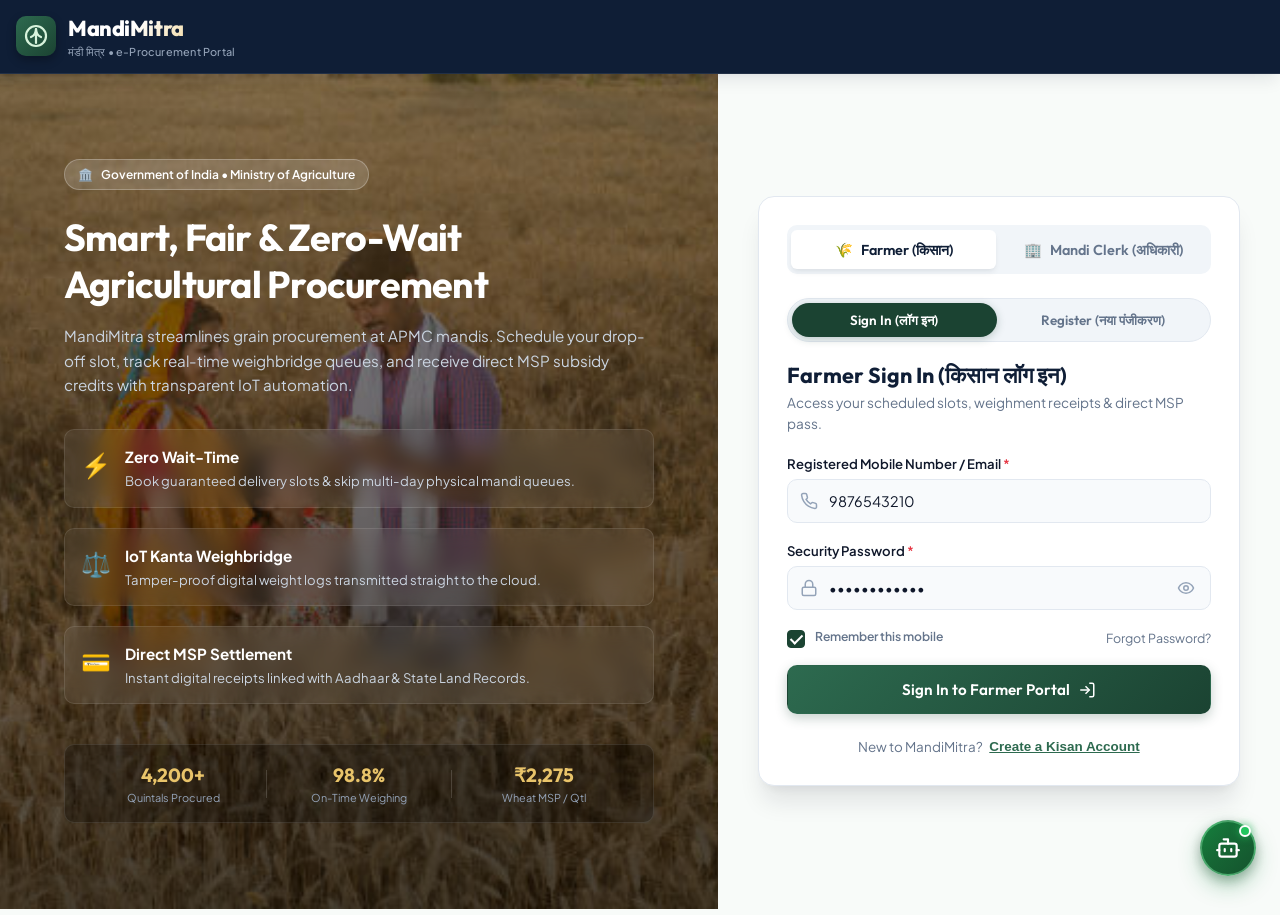
<file: index.html>
<!DOCTYPE html>
<html lang="en">
<head>
  <meta charset="UTF-8">
  <meta name="viewport" content="width=device-width, initial-scale=1.0">
  <title>MandiMitra - Agricultural Procurement Scheduling Platform</title>
  <meta name="description" content="MandiMitra is a next-generation agricultural procurement scheduling and live queue management platform for farmers and Mandi clerks.">
  
  <!-- Modern Google Fonts -->
  <link rel="preconnect" href="https://fonts.googleapis.com">
  <link rel="preconnect" href="https://fonts.gstatic.com" crossorigin>
  <link href="https://fonts.googleapis.com/css2?family=Outfit:wght@300;400;500;600;700;800&family=Plus+Jakarta+Sans:wght@400;500;600;700&display=swap" rel="stylesheet">
  
  <link rel="stylesheet" href="styles.css">
</head>
<body>

  <!-- Top Global Header & Navigation -->
  <header class="app-header" id="main-header">
    <div class="header-container">
      <div class="brand-group" id="nav-brand-click">
        <div class="brand-icon">
          <svg viewBox="0 0 24 24" fill="none" stroke="currentColor" stroke-width="2.2" stroke-linecap="round" stroke-linejoin="round">
            <path d="M12 2a10 10 0 0 1 10 10c0 5.523-4.477 10-10 10S2 17.523 2 12A10 10 0 0 1 12 2Z"/>
            <path d="M7 13c2.5-1 5-4 5-8 0 4 2.5 7 5 8"/>
            <path d="M12 5v14"/>
          </svg>
        </div>
        <div class="brand-text">
          <span class="brand-title">MandiMitra</span>
          <span class="brand-sub">मंडी मित्र • e-Procurement Portal</span>
        </div>
      </div>

      <!-- Quick View Switcher (Hidden) -->
      <nav class="view-nav" aria-label="Demo Views" style="display: none !important;">
        <button type="button" class="view-nav-btn active" id="nav-view-auth" data-target="view-auth">
          <span class="nav-num">1</span> Auth / Reg
        </button>
        <button type="button" class="view-nav-btn" id="nav-view-farmer" data-target="view-farmer">
          <span class="nav-num">2</span> Farmer Tracker
        </button>
        <button type="button" class="view-nav-btn" id="nav-view-clerk" data-target="view-clerk">
          <span class="nav-num">3</span> Clerk Queue
        </button>
      </nav>

      <!-- Action Items: Logout, Bot Assist & Profile Badge -->
      <div class="header-actions">
        <button type="button" class="logout-btn" id="btn-logout" aria-label="Logout" title="Logout">
          <svg viewBox="0 0 24 24" fill="none" stroke="currentColor" stroke-width="2" stroke-linecap="round" stroke-linejoin="round" class="icon-sm">
            <path d="M9 21H5a2 2 0 0 1-2-2V5a2 2 0 0 1 2-2h4"/>
            <polyline points="16 17 21 12 16 7"/>
            <line x1="21" y1="12" x2="9" y2="12"/>
          </svg>
          <span class="btn-text">Logout</span>
        </button>

        <!-- Clickable Profile Pill + Dropdown -->
        <div class="user-pill-wrapper" id="user-pill-wrapper">
          <div class="user-pill" id="user-profile-pill" role="button" tabindex="0" aria-expanded="false" aria-label="View farmer profile" title="View Profile">
            <div class="avatar" id="avatar-initials">KM</div>
            <div class="user-info">
              <span class="user-name" id="display-user-name">Kisan Mitra</span>
              <span class="user-role-badge" id="display-user-role">Farmer</span>
            </div>
            <svg class="pill-caret" viewBox="0 0 24 24" fill="none" stroke="currentColor" stroke-width="2.5" stroke-linecap="round" stroke-linejoin="round"><polyline points="6 9 12 15 18 9"/></svg>
          </div>

          <!-- Profile Dropdown Panel -->
          <div class="profile-dropdown" id="profile-dropdown" role="dialog" aria-label="Farmer Profile">

            <!-- Header -->
            <div class="pd-header">
              <div class="pd-avatar" id="pd-avatar">KM</div>
              <div>
                <div class="pd-name" id="pd-name">Kisan Mitra</div>
                <div class="pd-role" id="pd-role">Farmer (किसान)</div>
              </div>
            </div>

            <!-- Farmer Identity Section -->
            <div class="pd-section" id="pd-farmer-section">
              <div class="pd-section-title">🪪 Farmer Identity</div>
              <div class="pd-row">
                <span class="pd-label">📱 Mobile</span>
                <span class="pd-val" id="pd-mobile">—</span>
              </div>
              <div class="pd-row">
                <span class="pd-label">🪪 Aadhaar</span>
                <span class="pd-val" id="pd-aadhaar">—</span>
              </div>
              <div class="pd-row">
                <span class="pd-label">🆔 Kisan ID</span>
                <span class="pd-val" id="pd-kisan-id">IND-AADH-9021</span>
              </div>
            </div>

            <!-- Farmer Land & Agricultural Records Section -->
            <div class="pd-section pd-land-section" id="pd-land-section">
              <div class="pd-section-title">🌾 Land Details (कृषि भूमि विवरण)</div>
              <div class="pd-row">
                <span class="pd-label">📏 Total Farm Area</span>
                <span class="pd-val pd-highlight-green" id="pd-land-size">4.5 Acres (1.82 Ha)</span>
              </div>
              <div class="pd-row">
                <span class="pd-label">📋 Khasra / Khatauni</span>
                <span class="pd-val" id="pd-khasra">HR-KAR-2026-KH-492</span>
              </div>
              <div class="pd-row">
                <span class="pd-label">📍 Region / District</span>
                <span class="pd-val" id="pd-land-region">Karnal, Haryana</span>
              </div>
              <div class="pd-row">
                <span class="pd-label">🌱 Soil & Irrigation</span>
                <span class="pd-val" id="pd-land-type">Alluvial • Canal & Tube Well</span>
              </div>
              <div class="pd-row">
                <span class="pd-label">🌾 Sown MSP Crop</span>
                <span class="pd-val" id="pd-land-crop">Wheat (Sharbati) / Rabi</span>
              </div>
              <div class="pd-row">
                <span class="pd-label">🏛️ State Land Registry</span>
                <span class="pd-val pd-verified" id="pd-land-status">Bhoomi / Bhulekh Linked ✓</span>
              </div>
            </div>

            <!-- Active Token Section -->
            <div class="pd-section" id="pd-token-section">
              <div class="pd-section-title">🎫 Active Booking Token</div>
              <div class="pd-token-badge" id="pd-token-badge">
                <span class="pd-token-label">TOKEN</span>
                <span class="pd-token-code" id="pd-token-id">—</span>
              </div>
              <div class="pd-row">
                <span class="pd-label">🌾 Crop</span>
                <span class="pd-val" id="pd-crop">—</span>
              </div>
              <div class="pd-row">
                <span class="pd-label">⚖️ Quantity</span>
                <span class="pd-val" id="pd-qty">—</span>
              </div>
              <div class="pd-row">
                <span class="pd-label">🏢 Mandi</span>
                <span class="pd-val" id="pd-mandi">—</span>
              </div>
              <div class="pd-row">
                <span class="pd-label">📅 Slot Date</span>
                <span class="pd-val" id="pd-date">—</span>
              </div>
              <div class="pd-row">
                <span class="pd-label">💰 Est. MSP</span>
                <span class="pd-val pd-msp" id="pd-msp">—</span>
              </div>
              <div class="pd-row">
                <span class="pd-label">🔒 Status</span>
                <span class="pd-val" id="pd-status"><span class="status-tag booked">Slot Confirmed</span></span>
              </div>
            </div>

            <!-- No-token placeholder (shown before booking) -->
            <div class="pd-no-token" id="pd-no-token" style="display:none;">
              <span>📋 No active booking yet. Book a slot below.</span>
            </div>

          </div>
        </div>
      </div>
    </div>
  </header>

  <!-- Main Multi-View Container -->
  <main class="app-main" id="app-viewport">

    <!-- ============================================================= -->
    <!-- VIEW 1: AUTH & REGISTRATION VIEW                              -->
    <!-- ============================================================= -->
    <section class="view-section active" id="view-auth">
      <div class="auth-split-wrapper">
        
        <!-- Left Side: Mission & Branding Showcase -->
        <div class="auth-branding-panel">
          <div class="branding-badge">
            <span class="gov-seal-icon">🏛️</span>
            <span>Government of India • Ministry of Agriculture</span>
          </div>
          
          <h1 class="branding-heading">Smart, Fair & Zero-Wait Agricultural Procurement</h1>
          <p class="branding-desc">
            MandiMitra streamlines grain procurement at APMC mandis. Schedule your drop-off slot, track real-time weighbridge queues, and receive direct MSP subsidy credits with transparent IoT automation.
          </p>

          <div class="features-grid">
            <div class="feature-card">
              <div class="feat-icon">⚡</div>
              <div>
                <strong>Zero Wait-Time</strong>
                <p>Book guaranteed delivery slots & skip multi-day physical mandi queues.</p>
              </div>
            </div>
            <div class="feature-card">
              <div class="feat-icon">⚖️</div>
              <div>
                <strong>IoT Kanta Weighbridge</strong>
                <p>Tamper-proof digital weight logs transmitted straight to the cloud.</p>
              </div>
            </div>
            <div class="feature-card">
              <div class="feat-icon">💳</div>
              <div>
                <strong>Direct MSP Settlement</strong>
                <p>Instant digital receipts linked with Aadhaar & State Land Records.</p>
              </div>
            </div>
          </div>

          <div class="portal-stat-bar">
            <div class="stat-item">
              <span class="stat-num">4,200+</span>
              <span class="stat-lbl">Quintals Procured</span>
            </div>
            <div class="stat-divider"></div>
            <div class="stat-item">
              <span class="stat-num">98.8%</span>
              <span class="stat-lbl">On-Time Weighing</span>
            </div>
            <div class="stat-divider"></div>
            <div class="stat-item">
              <span class="stat-num">₹2,275</span>
              <span class="stat-lbl">Wheat MSP / Qtl</span>
            </div>
          </div>
        </div>

        <!-- Right Side: Dual Role Authentication Forms -->
        <div class="auth-form-panel">
          <div class="auth-card">
            
            <!-- Role Toggle Switch -->
            <div class="role-toggle-container">
              <div class="role-switch" role="tablist">
                <button type="button" class="role-tab active" id="tab-farmer" role="tab" aria-selected="true">
                  <span class="role-icon">🌾</span>
                  <span>Farmer (किसान)</span>
                </button>
                <button type="button" class="role-tab" id="tab-clerk" role="tab" aria-selected="false">
                  <span class="role-icon">🏢</span>
                  <span>Mandi Clerk (अधिकारी)</span>
                </button>
              </div>
            </div>

            <!-- ========================================== -->
            <!-- 1. FARMER AUTHENTICATION CONTAINER        -->
            <!-- ========================================== -->
            <div class="role-form-content active" id="form-farmer-container">
              
              <!-- Sub-mode Toggle: Login vs Register -->
              <div class="auth-mode-toggle-wrap">
                <div class="auth-mode-switch" role="tablist">
                  <button type="button" class="auth-mode-btn active" id="btn-mode-farmer-login" data-role="farmer" data-mode="login">
                    <span>Sign In (लॉग इन)</span>
                  </button>
                  <button type="button" class="auth-mode-btn" id="btn-mode-farmer-reg" data-role="farmer" data-mode="register">
                    <span>Register (नया पंजीकरण)</span>
                  </button>
                </div>
              </div>

              <!-- 1A. Farmer Login View -->
              <div class="auth-sub-view active" id="view-farmer-login">
                <div class="form-header">
                  <h2>Farmer Sign In (किसान लॉग इन)</h2>
                  <p>Access your scheduled slots, weighment receipts & direct MSP pass.</p>
                </div>

                <form id="form-farmer-login" class="smart-form" novalidate>
                  <div class="form-group">
                    <label for="farmer-login-id">Registered Mobile Number / Email <span class="req">*</span></label>
                    <div class="input-icon-wrap">
                      <svg viewBox="0 0 24 24" fill="none" stroke="currentColor" stroke-width="2" class="field-icon"><path d="M22 16.92v3a2 2 0 0 1-2.18 2 19.79 19.79 0 0 1-8.63-3.07 19.5 19.5 0 0 1-6-6 19.79 19.79 0 0 1-3.07-8.67A2 2 0 0 1 4.11 2h3a2 2 0 0 1 2 1.72 12.84 12.84 0 0 0 .7 2.81 2 2 0 0 1-.45 2.11L8.09 9.91a16 16 0 0 0 6 6l1.27-1.27a2 2 0 0 1 2.11-.45 12.84 12.84 0 0 0 2.81.7A2 2 0 0 1 22 16.92z"/></svg>
                      <input type="text" id="farmer-login-id" class="input-ctrl" placeholder="e.g. 9876543210" value="9876543210" required>
                    </div>
                  </div>

                  <div class="form-group">
                    <label for="farmer-login-pass">Security Password <span class="req">*</span></label>
                    <div class="input-icon-wrap has-suffix">
                      <svg viewBox="0 0 24 24" fill="none" stroke="currentColor" stroke-width="2" class="field-icon"><rect width="18" height="11" x="3" y="11" rx="2" ry="2"/><path d="M7 11V7a5 5 0 0 1 10 0v4"/></svg>
                      <input type="password" id="farmer-login-pass" class="input-ctrl" placeholder="Enter your password" value="Password@123" required>
                      <button type="button" class="btn-toggle-eye" data-target="farmer-login-pass" aria-label="Toggle password visibility">
                        <svg class="eye-icon eye-open" viewBox="0 0 24 24" fill="none" stroke="currentColor" stroke-width="2"><path d="M2 12s3-7 10-7 10 7 10 7-3 7-10 7-10-7-10-7Z"/><circle cx="12" cy="12" r="3"/></svg>
                        <svg class="eye-icon eye-closed" style="display:none" viewBox="0 0 24 24" fill="none" stroke="currentColor" stroke-width="2"><path d="M9.88 9.88a3 3 0 1 0 4.24 4.24"/><path d="M10.73 5.08A10.43 10.43 0 0 1 12 5c7 0 10 7 10 7a13.16 13.16 0 0 1-1.67 2.68"/><path d="M6.61 6.61A13.526 13.526 0 0 0 2 12s3 7 10 7a9.74 9.74 0 0 0 5.39-1.61"/><line x1="2" x2="22" y1="2" y2="22"/></svg>
                      </button>
                    </div>
                  </div>

                  <div class="form-helper-row">
                    <label class="checkbox-container">
                      <input type="checkbox" id="farmer-login-remember" checked>
                      <span class="checkmark"></span>
                      <span class="label-text">Remember this mobile</span>
                    </label>
                    <a href="javascript:void(0)" class="link-sub" id="btn-forgot-farmer">Forgot Password?</a>
                  </div>

                  <button type="submit" class="btn btn-primary btn-block btn-lg" id="btn-submit-farmer-login">
                    <span>Sign In to Farmer Portal</span>
                    <svg viewBox="0 0 24 24" fill="none" stroke="currentColor" stroke-width="2" class="icon-sm"><path d="M15 3h4a2 2 0 0 1 2 2v14a2 2 0 0 1-2 2h-4"/><polyline points="10 17 15 12 10 7"/><line x1="15" y1="12" x2="3" y2="12"/></svg>
                  </button>

                  <div class="auth-switch-prompt">
                    <span>New to MandiMitra?</span>
                    <button type="button" class="btn-inline-link" id="link-goto-farmer-reg">Create a Kisan Account</button>
                  </div>
                </form>
              </div>

              <!-- 1B. Farmer Registration View -->
              <div class="auth-sub-view" id="view-farmer-reg">
                <div class="form-header">
                  <h2>Farmer Registration (किसान नया पंजीकरण)</h2>
                  <p>Register your farm details to unlock verified APMC mandi booking slots.</p>
                </div>

                <form id="form-farmer-reg" class="smart-form" novalidate>
                  
                  <div class="form-group">
                    <label for="farmer-name">Full Legal Name (पूरा नाम) <span class="req">*</span></label>
                    <div class="input-icon-wrap">
                      <svg viewBox="0 0 24 24" fill="none" stroke="currentColor" stroke-width="2" class="field-icon"><path d="M19 21v-2a4 4 0 0 0-4-4H9a4 4 0 0 0-4 4v2"/><circle cx="12" cy="7" r="4"/></svg>
                      <input type="text" id="farmer-name" class="input-ctrl" placeholder="e.g. Rameshwar Prasad" value="Rameshwar Prasad" required>
                    </div>
                  </div>

                  <div class="form-row">
                    <div class="form-group">
                      <label for="farmer-mobile">Mobile Number <span class="req">*</span></label>
                      <div class="input-icon-wrap">
                        <span class="field-prefix">+91</span>
                        <input type="tel" id="farmer-mobile" class="input-ctrl" placeholder="9876543210" maxlength="10" value="9876543210" required>
                      </div>
                      <span class="field-validation-msg" id="msg-farmer-phone"></span>
                    </div>

                    <div class="form-group">
                      <label for="farmer-farm-size">Farm Size (Acres / एकड़) <span class="req">*</span></label>
                      <div class="input-icon-wrap">
                        <svg viewBox="0 0 24 24" fill="none" stroke="currentColor" stroke-width="2" class="field-icon"><path d="m3 9 9-7 9 7v11a2 2 0 0 1-2 2H5a2 2 0 0 1-2-2z"/></svg>
                        <input type="number" id="farmer-farm-size" class="input-ctrl" placeholder="e.g. 4.5" step="0.1" min="0.1" value="4.5" required>
                      </div>
                    </div>
                  </div>

                  <div class="form-group">
                    <label for="farmer-region">Region / Location (District, State) <span class="req">*</span></label>
                    <div class="input-icon-wrap">
                      <svg viewBox="0 0 24 24" fill="none" stroke="currentColor" stroke-width="2" class="field-icon"><path d="M20 10c0 6-8 12-8 12s-8-6-8-12a8 8 0 0 1 16 0Z"/><circle cx="12" cy="10" r="3"/></svg>
                      <input type="text" id="farmer-region" class="input-ctrl" placeholder="e.g. Karnal, Haryana" value="Karnal, Haryana" required>
                    </div>
                  </div>

                  <!-- Password & Confirm Password Row with Strength Meter -->
                  <div class="form-row">
                    <div class="form-group">
                      <label for="farmer-reg-pass">Create Password <span class="req">*</span></label>
                      <div class="input-icon-wrap has-suffix">
                        <svg viewBox="0 0 24 24" fill="none" stroke="currentColor" stroke-width="2" class="field-icon"><rect width="18" height="11" x="3" y="11" rx="2" ry="2"/><path d="M7 11V7a5 5 0 0 1 10 0v4"/></svg>
                        <input type="password" id="farmer-reg-pass" class="input-ctrl" placeholder="Min. 6 chars" value="Password@123" required>
                        <button type="button" class="btn-toggle-eye" data-target="farmer-reg-pass" aria-label="Toggle password visibility">
                          <svg class="eye-icon eye-open" viewBox="0 0 24 24" fill="none" stroke="currentColor" stroke-width="2"><path d="M2 12s3-7 10-7 10 7 10 7-3 7-10 7-10-7-10-7Z"/><circle cx="12" cy="12" r="3"/></svg>
                          <svg class="eye-icon eye-closed" style="display:none" viewBox="0 0 24 24" fill="none" stroke="currentColor" stroke-width="2"><path d="M9.88 9.88a3 3 0 1 0 4.24 4.24"/><path d="M10.73 5.08A10.43 10.43 0 0 1 12 5c7 0 10 7 10 7a13.16 13.16 0 0 1-1.67 2.68"/><path d="M6.61 6.61A13.526 13.526 0 0 0 2 12s3 7 10 7a9.74 9.74 0 0 0 5.39-1.61"/><line x1="2" x2="22" y1="2" y2="22"/></svg>
                        </button>
                      </div>
                      <!-- Dynamic Password Strength Meter -->
                      <div class="pwd-strength-container" id="farmer-strength-wrap">
                        <div class="pwd-strength-bars">
                          <span class="pwd-bar bar-1"></span>
                          <span class="pwd-bar bar-2"></span>
                          <span class="pwd-bar bar-3"></span>
                          <span class="pwd-bar bar-4"></span>
                        </div>
                        <span class="pwd-strength-label" id="farmer-strength-label">Password Strength</span>
                      </div>
                    </div>

                    <div class="form-group">
                      <label for="farmer-reg-confirm">Confirm Password <span class="req">*</span></label>
                      <div class="input-icon-wrap has-suffix">
                        <svg viewBox="0 0 24 24" fill="none" stroke="currentColor" stroke-width="2" class="field-icon"><rect width="18" height="11" x="3" y="11" rx="2" ry="2"/><path d="M7 11V7a5 5 0 0 1 10 0v4"/></svg>
                        <input type="password" id="farmer-reg-confirm" class="input-ctrl" placeholder="Re-enter password" value="Password@123" required>
                        <button type="button" class="btn-toggle-eye" data-target="farmer-reg-confirm" aria-label="Toggle password visibility">
                          <svg class="eye-icon eye-open" viewBox="0 0 24 24" fill="none" stroke="currentColor" stroke-width="2"><path d="M2 12s3-7 10-7 10 7 10 7-3 7-10 7-10-7-10-7Z"/><circle cx="12" cy="12" r="3"/></svg>
                          <svg class="eye-icon eye-closed" style="display:none" viewBox="0 0 24 24" fill="none" stroke="currentColor" stroke-width="2"><path d="M9.88 9.88a3 3 0 1 0 4.24 4.24"/><path d="M10.73 5.08A10.43 10.43 0 0 1 12 5c7 0 10 7 10 7a13.16 13.16 0 0 1-1.67 2.68"/><path d="M6.61 6.61A13.526 13.526 0 0 0 2 12s3 7 10 7a9.74 9.74 0 0 0 5.39-1.61"/><line x1="2" x2="22" y1="2" y2="22"/></svg>
                        </button>
                      </div>
                      <span class="field-validation-msg" id="msg-farmer-confirm"></span>
                    </div>
                  </div>

                  <div class="form-row">
                    <div class="form-group">
                      <label for="farmer-aadhaar">Aadhaar Number <span class="req">*</span></label>
                      <div class="input-icon-wrap">
                        <svg viewBox="0 0 24 24" fill="none" stroke="currentColor" stroke-width="2" class="field-icon"><rect width="20" height="14" x="2" y="5" rx="2"/><path d="M2 10h20"/></svg>
                        <input type="text" id="farmer-aadhaar" class="input-ctrl" placeholder="1234 5678 9012" maxlength="14" value="9021 4412 8890" required>
                      </div>
                    </div>

                    <div class="form-group">
                      <label for="farmer-khasra">State Land Record ID (Khasra No.) <span class="req">*</span></label>
                      <div class="input-icon-wrap">
                        <svg viewBox="0 0 24 24" fill="none" stroke="currentColor" stroke-width="2" class="field-icon"><path d="M14 2H6a2 2 0 0 0-2 2v16a2 2 0 0 0 2 2h12a2 2 0 0 0 2-2V8z"/><path d="M14 2v6h6"/><path d="M16 13H8"/><path d="M16 17H8"/><path d="M10 9H8"/></svg>
                        <input type="text" id="farmer-khasra" class="input-ctrl" placeholder="e.g. HR-KAR-2026-KH-492" value="HR-KAR-2026-KH-492" required>
                      </div>
                    </div>
                  </div>

                  <!-- Document Upload Area -->
                  <div class="form-group">
                    <label>Document Upload (Land Record / Pattadar Passbook)</label>
                    <div class="file-dropzone" id="file-dropzone">
                      <input type="file" id="farmer-doc" class="file-input-hidden" accept=".pdf,.png,.jpg,.jpeg">
                      <div class="dropzone-content">
                        <div class="drop-icon">📄</div>
                        <div class="drop-text">
                          <span class="drop-title" id="drop-status-text">Click or drag & drop Land Verification Document</span>
                          <span class="drop-sub">Supported formats: PDF, JPG, PNG (Max 5MB)</span>
                        </div>
                      </div>
                    </div>
                  </div>

                  <!-- Legal Consent Checkbox -->
                  <div class="form-group checkbox-group">
                    <label class="checkbox-container">
                      <input type="checkbox" id="farmer-consent" checked required>
                      <span class="checkmark"></span>
                      <span class="label-text">
                        I hereby declare that the crop details and land records submitted are true to the best of my knowledge under the National Agriculture Market (e-NAM) guidelines.
                      </span>
                    </label>
                  </div>

                  <button type="submit" class="btn btn-primary btn-block btn-lg" id="btn-submit-farmer">
                    <span>Register & Create Kisan Account</span>
                    <svg viewBox="0 0 24 24" fill="none" stroke="currentColor" stroke-width="2" class="icon-sm"><path d="M5 12h14"/><path d="m12 5 7 7-7 7"/></svg>
                  </button>

                  <div class="auth-switch-prompt">
                    <span>Already have an account?</span>
                    <button type="button" class="btn-inline-link" id="link-goto-farmer-login">Sign In here</button>
                  </div>
                </form>
              </div>

            </div>

            <!-- ========================================== -->
            <!-- 2. MANDI CLERK AUTHENTICATION CONTAINER   -->
            <!-- ========================================== -->
            <div class="role-form-content" id="form-clerk-container">
              
              <!-- Sub-mode Toggle: Login vs Register -->
              <div class="auth-mode-toggle-wrap">
                <div class="auth-mode-switch clerk-theme" role="tablist">
                  <button type="button" class="auth-mode-btn active" id="btn-mode-clerk-login" data-role="clerk" data-mode="login">
                    <span>Officer Sign In (प्रवेश)</span>
                  </button>
                  <button type="button" class="auth-mode-btn" id="btn-mode-clerk-reg" data-role="clerk" data-mode="register">
                    <span>Register Official (पंजीकरण)</span>
                  </button>
                </div>
              </div>

              <!-- 2A. Mandi Clerk Login View -->
              <div class="auth-sub-view active" id="view-clerk-login">
                <div class="form-header">
                  <h2>Mandi Clerk Sign In</h2>
                  <p>Authorized personnel portal for APMC Yard weighing & moisture inspection.</p>
                </div>

                <form id="form-clerk-auth" class="smart-form" novalidate>
                  <div class="form-group">
                    <label for="clerk-id">Official Email or Employee ID <span class="req">*</span></label>
                    <div class="input-icon-wrap">
                      <svg viewBox="0 0 24 24" fill="none" stroke="currentColor" stroke-width="2" class="field-icon"><rect width="18" height="18" x="3" y="3" rx="2"/><path d="M3 9h18"/><path d="M9 21V9"/></svg>
                      <input type="text" id="clerk-id" class="input-ctrl" placeholder="e.g. CLK-KAR-104 or officer@apmc.gov.in" value="CLK-KAR-104" required>
                    </div>
                  </div>

                  <div class="form-group">
                    <label for="clerk-center">Assigned APMC Mandi Yard <span class="req">*</span></label>
                    <div class="input-icon-wrap">
                      <svg viewBox="0 0 24 24" fill="none" stroke="currentColor" stroke-width="2" class="field-icon"><path d="M3 21h18"/><path d="M5 21V5a2 2 0 0 1 2-2h10a2 2 0 0 1 2 2v16"/></svg>
                      <select id="clerk-center" class="input-ctrl select-ctrl">
                        <option value="1">Karnal APMC Grain Yard (Main)</option>
                        <option value="2">Indore Krishi Upaj Mandi</option>
                        <option value="3">Nashik Lasalgaon APMC</option>
                        <option value="4">Bathinda Wheat Hub Mandi</option>
                      </select>
                    </div>
                  </div>

                  <div class="form-group">
                    <label for="clerk-pass">Security Password <span class="req">*</span></label>
                    <div class="input-icon-wrap has-suffix">
                      <svg viewBox="0 0 24 24" fill="none" stroke="currentColor" stroke-width="2" class="field-icon"><rect width="18" height="11" x="3" y="11" rx="2" ry="2"/><path d="M7 11V7a5 5 0 0 1 10 0v4"/></svg>
                      <input type="password" id="clerk-pass" class="input-ctrl" placeholder="••••••••" value="Password@123" required>
                      <button type="button" class="btn-toggle-eye" data-target="clerk-pass" aria-label="Toggle password visibility">
                        <svg class="eye-icon eye-open" viewBox="0 0 24 24" fill="none" stroke="currentColor" stroke-width="2"><path d="M2 12s3-7 10-7 10 7 10 7-3 7-10 7-10-7-10-7Z"/><circle cx="12" cy="12" r="3"/></svg>
                        <svg class="eye-icon eye-closed" style="display:none" viewBox="0 0 24 24" fill="none" stroke="currentColor" stroke-width="2"><path d="M9.88 9.88a3 3 0 1 0 4.24 4.24"/><path d="M10.73 5.08A10.43 10.43 0 0 1 12 5c7 0 10 7 10 7a13.16 13.16 0 0 1-1.67 2.68"/><path d="M6.61 6.61A13.526 13.526 0 0 0 2 12s3 7 10 7a9.74 9.74 0 0 0 5.39-1.61"/><line x1="2" x2="22" y1="2" y2="22"/></svg>
                      </button>
                    </div>
                  </div>

                  <div class="form-helper-row">
                    <label class="checkbox-container">
                      <input type="checkbox" id="clerk-remember" checked>
                      <span class="checkmark"></span>
                      <span class="label-text">Keep me signed in</span>
                    </label>
                    <a href="javascript:void(0)" class="link-sub" id="btn-forgot-clerk">Need help?</a>
                  </div>

                  <button type="submit" class="btn btn-navy btn-block btn-lg" id="btn-submit-clerk">
                    <span>Sign In as Mandi Clerk</span>
                    <svg viewBox="0 0 24 24" fill="none" stroke="currentColor" stroke-width="2" class="icon-sm"><path d="M15 3h4a2 2 0 0 1 2 2v14a2 2 0 0 1-2 2h-4"/><polyline points="10 17 15 12 10 7"/><line x1="15" y1="12" x2="3" y2="12"/></svg>
                  </button>

                  <div class="auth-switch-prompt">
                    <span>New Mandi Officer?</span>
                    <button type="button" class="btn-inline-link clerk-link" id="link-goto-clerk-reg">Register Official Account</button>
                  </div>
                </form>
              </div>

              <!-- 2B. Mandi Clerk Registration View -->
              <div class="auth-sub-view" id="view-clerk-reg">
                <div class="form-header">
                  <h2>Mandi Clerk Registration</h2>
                  <p>Register government/APMC official credentials for queue and kanta operation.</p>
                </div>

                <form id="form-clerk-reg" class="smart-form" novalidate>
                  
                  <div class="form-group">
                    <label for="clerk-reg-name">Full Official Name (अधिकारी नाम) <span class="req">*</span></label>
                    <div class="input-icon-wrap">
                      <svg viewBox="0 0 24 24" fill="none" stroke="currentColor" stroke-width="2" class="field-icon"><path d="M19 21v-2a4 4 0 0 0-4-4H9a4 4 0 0 0-4 4v2"/><circle cx="12" cy="7" r="4"/></svg>
                      <input type="text" id="clerk-reg-name" class="input-ctrl" placeholder="e.g. Rajesh Sharma" value="Rajesh Sharma" required>
                    </div>
                  </div>

                  <div class="form-row">
                    <div class="form-group">
                      <label for="clerk-reg-email">Official Email Address <span class="req">*</span></label>
                      <div class="input-icon-wrap">
                        <svg viewBox="0 0 24 24" fill="none" stroke="currentColor" stroke-width="2" class="field-icon"><rect width="20" height="16" x="2" y="4" rx="2"/><path d="m22 7-8.97 5.7a1.94 1.94 0 0 1-2.06 0L2 7"/></svg>
                        <input type="email" id="clerk-reg-email" class="input-ctrl" placeholder="officer@apmc.gov.in" value="rajesh.sharma@apmc.gov.in" required>
                      </div>
                      <span class="field-validation-msg" id="msg-clerk-email"></span>
                    </div>

                    <div class="form-group">
                      <label for="clerk-reg-empid">Employee / Govt ID Number <span class="req">*</span></label>
                      <div class="input-icon-wrap">
                        <svg viewBox="0 0 24 24" fill="none" stroke="currentColor" stroke-width="2" class="field-icon"><rect width="18" height="18" x="3" y="3" rx="2"/><path d="M3 9h18"/><path d="M9 21V9"/></svg>
                        <input type="text" id="clerk-reg-empid" class="input-ctrl" placeholder="e.g. CLK-PB-209" value="CLK-PB-209" required>
                      </div>
                    </div>
                  </div>

                  <div class="form-group">
                    <label for="clerk-reg-station">Assigned Department / APMC Yard <span class="req">*</span></label>
                    <div class="input-icon-wrap">
                      <svg viewBox="0 0 24 24" fill="none" stroke="currentColor" stroke-width="2" class="field-icon"><path d="M3 21h18"/><path d="M5 21V5a2 2 0 0 1 2-2h10a2 2 0 0 1 2 2v16"/></svg>
                      <select id="clerk-reg-station" class="input-ctrl select-ctrl">
                        <option value="1">Karnal APMC Grain Yard (Main)</option>
                        <option value="2">Indore Krishi Upaj Mandi</option>
                        <option value="3">Nashik Lasalgaon APMC</option>
                        <option value="4">Bathinda Wheat Hub Mandi</option>
                      </select>
                    </div>
                  </div>

                  <!-- Password & Confirm Password Row for Clerk with Strength Meter -->
                  <div class="form-row">
                    <div class="form-group">
                      <label for="clerk-reg-pass">Create Password <span class="req">*</span></label>
                      <div class="input-icon-wrap has-suffix">
                        <svg viewBox="0 0 24 24" fill="none" stroke="currentColor" stroke-width="2" class="field-icon"><rect width="18" height="11" x="3" y="11" rx="2" ry="2"/><path d="M7 11V7a5 5 0 0 1 10 0v4"/></svg>
                        <input type="password" id="clerk-reg-pass" class="input-ctrl" placeholder="Min. 6 chars" value="Password@123" required>
                        <button type="button" class="btn-toggle-eye" data-target="clerk-reg-pass" aria-label="Toggle password visibility">
                          <svg class="eye-icon eye-open" viewBox="0 0 24 24" fill="none" stroke="currentColor" stroke-width="2"><path d="M2 12s3-7 10-7 10 7 10 7-3 7-10 7-10-7-10-7Z"/><circle cx="12" cy="12" r="3"/></svg>
                          <svg class="eye-icon eye-closed" style="display:none" viewBox="0 0 24 24" fill="none" stroke="currentColor" stroke-width="2"><path d="M9.88 9.88a3 3 0 1 0 4.24 4.24"/><path d="M10.73 5.08A10.43 10.43 0 0 1 12 5c7 0 10 7 10 7a13.16 13.16 0 0 1-1.67 2.68"/><path d="M6.61 6.61A13.526 13.526 0 0 0 2 12s3 7 10 7a9.74 9.74 0 0 0 5.39-1.61"/><line x1="2" x2="22" y1="2" y2="22"/></svg>
                        </button>
                      </div>
                      <div class="pwd-strength-container" id="clerk-strength-wrap">
                        <div class="pwd-strength-bars">
                          <span class="pwd-bar bar-1"></span>
                          <span class="pwd-bar bar-2"></span>
                          <span class="pwd-bar bar-3"></span>
                          <span class="pwd-bar bar-4"></span>
                        </div>
                        <span class="pwd-strength-label" id="clerk-strength-label">Password Strength</span>
                      </div>
                    </div>

                    <div class="form-group">
                      <label for="clerk-reg-confirm">Confirm Password <span class="req">*</span></label>
                      <div class="input-icon-wrap has-suffix">
                        <svg viewBox="0 0 24 24" fill="none" stroke="currentColor" stroke-width="2" class="field-icon"><rect width="18" height="11" x="3" y="11" rx="2" ry="2"/><path d="M7 11V7a5 5 0 0 1 10 0v4"/></svg>
                        <input type="password" id="clerk-reg-confirm" class="input-ctrl" placeholder="Re-enter password" value="Password@123" required>
                        <button type="button" class="btn-toggle-eye" data-target="clerk-reg-confirm" aria-label="Toggle password visibility">
                          <svg class="eye-icon eye-open" viewBox="0 0 24 24" fill="none" stroke="currentColor" stroke-width="2"><path d="M2 12s3-7 10-7 10 7 10 7-3 7-10 7-10-7-10-7Z"/><circle cx="12" cy="12" r="3"/></svg>
                          <svg class="eye-icon eye-closed" style="display:none" viewBox="0 0 24 24" fill="none" stroke="currentColor" stroke-width="2"><path d="M9.88 9.88a3 3 0 1 0 4.24 4.24"/><path d="M10.73 5.08A10.43 10.43 0 0 1 12 5c7 0 10 7 10 7a13.16 13.16 0 0 1-1.67 2.68"/><path d="M6.61 6.61A13.526 13.526 0 0 0 2 12s3 7 10 7a9.74 9.74 0 0 0 5.39-1.61"/><line x1="2" x2="22" y1="2" y2="22"/></svg>
                        </button>
                      </div>
                      <span class="field-validation-msg" id="msg-clerk-confirm"></span>
                    </div>
                  </div>

                  <button type="submit" class="btn btn-navy btn-block btn-lg" id="btn-submit-clerk-reg">
                    <span>Register Official Account</span>
                    <svg viewBox="0 0 24 24" fill="none" stroke="currentColor" stroke-width="2" class="icon-sm"><path d="M5 12h14"/><path d="m12 5 7 7-7 7"/></svg>
                  </button>

                  <div class="auth-switch-prompt">
                    <span>Already authorized?</span>
                    <button type="button" class="btn-inline-link clerk-link" id="link-goto-clerk-login">Sign In here</button>
                  </div>
                </form>
              </div>

            </div>

          </div>
        </div>

      </div>
    </section>

    <!-- ============================================================= -->
    <!-- VIEW 2: FARMER DASHBOARD (LIVE TRACKER & BOOKING)             -->
    <!-- ============================================================= -->
    <section class="view-section" id="view-farmer">
      <div class="dashboard-container">
        
        <!-- Farmer Welcome & Quick Summary Banner -->
        <div class="dash-hero-card">
          <div class="hero-left">
            <div class="badge-pill pulse-badge">
              <span class="dot-live"></span> Live Mandi Link: Connected
            </div>
            <h2 id="farmer-hero-title">Namaste, Rameshwar Ji</h2>
            <p>Track your scheduled procurement journey and lock in your MSP delivery date without standing in long queues.</p>
          </div>
          <div class="hero-right">
            <div class="token-display-box">
              <span class="token-label">Active Booking Token</span>
              <span class="token-code" id="active-token-id">MM-2026-8812</span>
              <span class="token-meta" id="active-token-crop">Wheat (Sharbati) • 45.0 Quintals</span>
            </div>
          </div>
        </div>

        <!-- 1. LIVE TRACKER SECTION -->
        <div class="content-card tracker-card">
          <div class="card-header-flex">
            <div>
              <h3 class="card-title">Live Procurement Tracker</h3>
              <p class="card-subtitle">Real-time status of your crop token from gate arrival to bank payment disbursement.</p>
            </div>
            <div class="tracker-live-indicator">
              <button type="button" class="btn-sm-ghost" id="btn-refresh-tracker" title="Refresh Live Status">
                <svg viewBox="0 0 24 24" fill="none" stroke="currentColor" stroke-width="2" class="icon-xs"><path d="M3 12a9 9 0 0 1 9-9 9.75 9.75 0 0 1 6.74 2.74L21 8"/><path d="M21 3v5h-5"/><path d="M21 12a9 9 0 0 1-9 9 9.75 9.75 0 0 1-6.74-2.74L3 16"/><path d="M8 16H3v5"/></svg>
                <span>Sync Status</span>
              </button>
            </div>
          </div>

          <!-- Horizontal Visual Stepper -->
          <div class="stepper-wrapper">
            <div class="stepper-track">
              
              <!-- Step 1: Slot Booked -->
              <div class="step-node pending" id="step-1" data-step="1">
                <div class="step-circle">
                  <span class="step-num">1</span>
                  <svg viewBox="0 0 24 24" fill="none" stroke="currentColor" stroke-width="3" class="check-icon"><polyline points="20 6 9 17 4 12"/></svg>
                </div>
                <div class="step-label-group">
                  <span class="step-title">Slot Booked</span>
                  <span class="step-time" id="time-step-1">Pending</span>
                </div>
              </div>
              <div class="step-line" id="line-1"></div>

              <!-- Step 2: Reached Center -->
              <div class="step-node pending" id="step-2" data-step="2">
                <div class="step-circle">
                  <span class="step-num">2</span>
                  <svg viewBox="0 0 24 24" fill="none" stroke="currentColor" stroke-width="3" class="check-icon"><polyline points="20 6 9 17 4 12"/></svg>
                </div>
                <div class="step-label-group">
                  <span class="step-title">Reached Center</span>
                  <span class="step-time" id="time-step-2">Pending</span>
                </div>
              </div>
              <div class="step-line" id="line-2"></div>

              <!-- Step 3: Quality Check -->
              <div class="step-node pending" id="step-3" data-step="3">
                <div class="step-circle">
                  <span class="step-num">3</span>
                  <svg viewBox="0 0 24 24" fill="none" stroke="currentColor" stroke-width="3" class="check-icon"><polyline points="20 6 9 17 4 12"/></svg>
                </div>
                <div class="step-label-group">
                  <span class="step-title">Quality Check</span>
                  <span class="step-time" id="time-step-3">Pending</span>
                </div>
              </div>
              <div class="step-line" id="line-3"></div>

              <!-- Step 4: Weighed -->
              <div class="step-node pending" id="step-4" data-step="4">
                <div class="step-circle">
                  <span class="step-num">4</span>
                  <svg viewBox="0 0 24 24" fill="none" stroke="currentColor" stroke-width="3" class="check-icon"><polyline points="20 6 9 17 4 12"/></svg>
                </div>
                <div class="step-label-group">
                  <span class="step-title">Weighed (कांटा)</span>
                  <span class="step-time" id="time-step-4">Pending</span>
                </div>
              </div>
              <div class="step-line" id="line-4"></div>

              <!-- Step 5: Payment Sent -->
              <div class="step-node pending" id="step-5" data-step="5">
                <div class="step-circle">
                  <span class="step-num">5</span>
                  <svg viewBox="0 0 24 24" fill="none" stroke="currentColor" stroke-width="3" class="check-icon"><polyline points="20 6 9 17 4 12"/></svg>
                </div>
                <div class="step-label-group">
                  <span class="step-title">Payment Sent</span>
                  <span class="step-time" id="time-step-5">Pending</span>
                </div>
              </div>

            </div>
          </div>

          <!-- Active Step Realtime Callout Box -->
          <div class="stepper-callout" id="tracker-callout">
            <div class="callout-icon-box">📅</div>
            <div class="callout-text">
              <strong id="callout-headline">Current Stage: Stage 1: Your Slot is Confirmed &amp; Locked</strong>
              <p id="callout-desc">Your designated time window is locked. Please bring your QR Token Pass and Original Land Record document to the APMC Gate Entry.</p>
            </div>
            <div class="callout-actions">
              <button type="button" class="btn btn-outline-light btn-sm" id="btn-view-slip">View Digital Slip</button>
            </div>
          </div>
        </div>

        <!-- 2. SLOT BOOKING SECTION -->
        <div class="booking-grid-layout">
          
          <!-- Booking Form Side -->
          <div class="content-card booking-form-card">
            <div class="card-header-flex">
              <div>
                <h3 class="card-title">Schedule New Delivery Slot</h3>
                <p class="card-subtitle">Select your crop, quantity, and pick an available date.</p>
              </div>
            </div>

            <!-- Capacity Alert Banner -->
            <div class="capacity-alert-banner" id="capacity-banner">
              <div class="alert-icon-wrap">
                <svg viewBox="0 0 24 24" fill="none" stroke="currentColor" stroke-width="2" class="icon-md"><path d="M12 9v4"/><path d="M12 17h.01"/><path d="M10.29 3.86 1.82 18a2 2 0 0 0 1.71 3h16.94a2 2 0 0 0 1.71-3L13.71 3.86a2 2 0 0 0-3.42 0z"/></svg>
              </div>
              <div class="alert-content">
                <div class="alert-title-row">
                  <span class="alert-title" id="mandi-alert-name">Karnal APMC Grain Yard (Main)</span>
                  <span class="capacity-badge" id="capacity-badge-text">Available Quota: 1320 / 1500 Qtl</span>
                </div>
                <div class="capacity-progress-bar">
                  <div class="progress-fill" id="capacity-fill" style="width: 35%;"></div>
                </div>
                <p class="alert-sub" id="capacity-detail-text">Daily procurement limit: 1500 Quintals. Safe to book up to 120 Quintals per slot.</p>
              </div>
            </div>

            <form id="form-slot-booking" class="smart-form">
              
              <div class="form-group">
                <label for="book-mandi-select">Select Procurement Mandi Center <span class="req">*</span></label>
                <div class="input-icon-wrap">
                  <svg viewBox="0 0 24 24" fill="none" stroke="currentColor" stroke-width="2" class="field-icon"><path d="M3 9l9-7 9 7v11a2 2 0 0 1-2 2H5a2 2 0 0 1-2-2z"/></svg>
                  <select id="book-mandi-select" class="input-ctrl select-ctrl" required>
                    <option value="1" data-capacity="1500" data-booked="180">Karnal APMC • 1500 Qtl</option>
                    <option value="2" data-capacity="1500" data-booked="420">Indore Mandi • 1500 Qtl</option>
                    <option value="3" data-capacity="1500" data-booked="490">Nashik Mandi • 1500 Qtl</option>
                    <option value="4" data-capacity="1500" data-booked="200">Bathinda Mandi • 1500 Qtl</option>
                  </select>
                </div>
              </div>

              <div class="form-row">
                <div class="form-group">
                  <label for="book-crop">Crop Variety (फसल) <span class="req">*</span></label>
                  <div class="input-icon-wrap">
                    <svg viewBox="0 0 24 24" fill="none" stroke="currentColor" stroke-width="2" class="field-icon"><path d="M12 2v20M17 5H9.5a3.5 3.5 0 0 0 0 7h5a3.5 3.5 0 0 1 0 7H6"/></svg>
                    <select id="book-crop" class="input-ctrl select-ctrl" required>
                      <optgroup label="Kharif Crops">
                        <option value="Paddy - Common" data-msp="2441">Paddy - Common • ₹2,441/Qtl</option>
                        <option value="Paddy - Grade A" data-msp="2461">Paddy - Grade A • ₹2,461/Qtl</option>
                        <option value="Jowar - Hybrid" data-msp="4023">Jowar - Hybrid • ₹4,023/Qtl</option>
                        <option value="Jowar - Maldandi" data-msp="4073">Jowar - Maldandi • ₹4,073/Qtl</option>
                        <option value="Bajra" data-msp="2900">Bajra • ₹2,900/Qtl</option>
                        <option value="Ragi" data-msp="5205">Ragi • ₹5,205/Qtl</option>
                        <option value="Maize" data-msp="2410">Maize • ₹2,410/Qtl</option>
                        <option value="Tur/Arhar" data-msp="8450">Tur/Arhar • ₹8,450/Qtl</option>
                        <option value="Moong" data-msp="8780">Moong • ₹8,780/Qtl</option>
                        <option value="Urad" data-msp="8200">Urad • ₹8,200/Qtl</option>
                        <option value="Groundnut" data-msp="7517">Groundnut • ₹7,517/Qtl</option>
                        <option value="Sunflower Seed" data-msp="8343">Sunflower Seed • ₹8,343/Qtl</option>
                        <option value="Soybean (Yellow)" data-msp="5708">Soybean (Yellow) • ₹5,708/Qtl</option>
                        <option value="Sesamum (Til)" data-msp="10346">Sesamum (Til) • ₹10,346/Qtl</option>
                        <option value="Nigerseed (Ramtil)" data-msp="10052">Nigerseed (Ramtil) • ₹10,052/Qtl</option>
                        <option value="Cotton - Medium Staple" data-msp="8267">Cotton - Medium Staple • ₹8,267/Qtl</option>
                        <option value="Cotton - Long Staple" data-msp="8667">Cotton - Long Staple • ₹8,667/Qtl</option>
                      </optgroup>
                      <optgroup label="Rabi Crops">
                        <option value="Wheat (Gehu)" data-msp="2585">Wheat (Gehu) • ₹2,585/Qtl</option>
                        <option value="Barley (Jau)" data-msp="2150">Barley (Jau) • ₹2,150/Qtl</option>
                        <option value="Gram (Chana)" data-msp="5875">Gram (Chana) • ₹5,875/Qtl</option>
                        <option value="Masur (Lentil)" data-msp="7000">Masur (Lentil) • ₹7,000/Qtl</option>
                        <option value="Rapeseed & Mustard (Sarson)" data-msp="6200">Rapeseed &amp; Mustard • ₹6,200/Qtl</option>
                        <option value="Safflower (Kardi)" data-msp="6540">Safflower (Kardi) • ₹6,540/Qtl</option>
                      </optgroup>
                    </select>
                  </div>
                  <span class="field-hint" id="crop-msp-hint">Govt. MSP: ₹2,441/Qtl</span>
                </div>

                <div class="form-group">
                  <label for="book-qty">Estimated Quantity (Quintals / क्विंटल) <span class="req">*</span></label>
                  <div class="input-icon-wrap">
                    <svg viewBox="0 0 24 24" fill="none" stroke="currentColor" stroke-width="2" class="field-icon"><rect width="18" height="18" x="3" y="3" rx="2"/><path d="M8 12h8"/><path d="M12 8v8"/></svg>
                    <input type="number" id="book-qty" class="input-ctrl" placeholder="e.g. 40" min="1" max="500" value="35" required>
                  </div>
                  <span class="field-hint" id="est-value-hint">Est. MSP Settlement: ~ ₹79,625</span>
                </div>
              </div>

              <!-- Selected Date & Time Slot Display -->
              <div class="selected-date-preview">
                <div class="sel-date-left">
                  <span class="sel-date-lbl">Selected Slot Window:</span>
                  <span class="sel-date-val" id="selected-date-display">2026-09-18 • 10:00 - 12:00 (Available)</span>
                </div>
                <input type="hidden" id="selected-booking-date" value="2026-09-18">
                <input type="hidden" id="selected-booking-slot" value="10:00 - 12:00">
              </div>

              <button type="submit" class="btn btn-primary btn-block btn-lg" id="btn-confirm-booking">
                <svg viewBox="0 0 24 24" fill="none" stroke="currentColor" stroke-width="2" class="icon-sm"><path d="M9 11l3 3L22 4"/><path d="M21 12v7a2 2 0 0 1-2 2H5a2 2 0 0 1-2-2V5a2 2 0 0 1 2-2h11"/></svg>
                <span>Confirm Procurement Slot</span>
              </button>
            </form>
          </div>

          <!-- Smart Slot Booking (KisanSeva UI): Date Tabs & 2-Hour Time Slot Grid -->
          <div class="content-card smart-slot-card">
            <div class="card-header-flex">
              <div>
                <h4 class="card-title">Smart Slot Booking (2-Hour Window)</h4>
                <p class="card-subtitle">Select procurement date & reserve an express weighbridge entry slot</p>
              </div>
              <div class="slot-mode-tag">
                <span class="pulse-dot"></span>
                <span>Live IoT Queue</span>
              </div>
            </div>

            <!-- Horizontal Date Tab Selector -->
            <div class="date-tabs-container">
              <div class="date-tabs-bar" id="date-tabs-bar" role="tablist" aria-label="Procurement Dates">
                <!-- Rendered dynamically by app.js -->
              </div>
            </div>

            <!-- 2-Hour Time Slot Grid -->
            <div class="slots-grid-wrapper">
              <div class="slots-header-sub">
                <span class="slots-sub-title">Select 2-Hour Time Window</span>
                <div class="slots-legend">
                  <span class="leg-pill pill-avail"><span class="leg-dot green"></span> Available</span>
                  <span class="leg-pill pill-full"><span class="leg-dot red"></span> Slot Full</span>
                </div>
              </div>

              <div class="time-slots-grid" id="time-slots-grid">
                <!-- Rendered dynamically by app.js -->
              </div>
            </div>

            <div class="calendar-footer-note">
              <div class="note-icon">⚡</div>
              <p>Reserved 2-hour slots receive <strong>Priority RFID Gate Access</strong>. Arriving within your confirmed window guarantees weighbridge clearance within 20 minutes.</p>
            </div>
          </div>

        </div>

        <!-- 3. FARMER ID CARD — revealed after slot booking -->
        <div class="content-card farmer-id-card" id="farmer-id-card" style="display:none;">
          <div class="card-header-flex">
            <div>
              <h3 class="card-title">🪪 Farmer ID &amp; Procurement Token</h3>
              <p class="card-subtitle">Your verified identity and booking details — present this at the APMC gate.</p>
            </div>
            <button type="button" class="btn btn-outline-navy btn-sm" id="btn-print-id-card" title="Print / Download ID Card">
              <svg viewBox="0 0 24 24" fill="none" stroke="currentColor" stroke-width="2" class="icon-xs"><polyline points="6 9 6 2 18 2 18 9"/><path d="M6 18H4a2 2 0 0 1-2-2v-5a2 2 0 0 1 2-2h16a2 2 0 0 1 2 2v5a2 2 0 0 1-2 2h-2"/><rect width="12" height="8" x="6" y="14"/></svg>
              <span>Print Pass</span>
            </button>
          </div>

          <div class="id-card-layout">
            <!-- Left: Farmer Identity -->
            <div class="id-card-farmer-section">
              <div class="id-card-avatar-row">
                <div class="id-card-avatar" id="idcard-avatar-initials">RP</div>
                <div>
                  <div class="id-card-name" id="idcard-farmer-name">Rameshwar Prasad</div>
                  <div class="id-card-role-tag">🌾 Verified Farmer (किसान)</div>
                </div>
              </div>
              <div class="id-card-detail-grid">
                <div class="id-detail-item">
                  <span class="id-detail-label">📱 Mobile</span>
                  <span class="id-detail-val" id="idcard-mobile">+91 9876543210</span>
                </div>
                <div class="id-detail-item">
                  <span class="id-detail-label">🪪 Aadhaar No.</span>
                  <span class="id-detail-val" id="idcard-aadhaar">9021 4412 8890</span>
                </div>
                <div class="id-detail-item">
                  <span class="id-detail-label">📋 Khasra / Land ID</span>
                  <span class="id-detail-val" id="idcard-khasra">HR-KAR-2026-KH-492</span>
                </div>
                <div class="id-detail-item">
                  <span class="id-detail-label">✅ Land Verified</span>
                  <span class="id-detail-val id-verified-badge">Bhoomi / Bhulekh ✓</span>
                </div>
              </div>
            </div>

            <!-- Divider -->
            <div class="id-card-divider"></div>

            <!-- Right: Token & Booking Details -->
            <div class="id-card-token-section">
              <div class="token-qr-badge">
                <span class="tqr-label">TOKEN ID</span>
                <span class="tqr-code" id="idcard-token-id">MM-2026-8812</span>
                <div class="tqr-barcode">
                  <div class="bar"></div><div class="bar short"></div><div class="bar"></div>
                  <div class="bar short"></div><div class="bar"></div><div class="bar short"></div>
                  <div class="bar"></div><div class="bar short"></div><div class="bar"></div>
                </div>
              </div>
              <div class="id-card-detail-grid">
                <div class="id-detail-item">
                  <span class="id-detail-label">🌾 Crop</span>
                  <span class="id-detail-val" id="idcard-crop">Wheat (Sharbati)</span>
                </div>
                <div class="id-detail-item">
                  <span class="id-detail-label">⚖️ Quantity</span>
                  <span class="id-detail-val" id="idcard-qty">45 Quintals</span>
                </div>
                <div class="id-detail-item">
                  <span class="id-detail-label">🏢 Mandi Center</span>
                  <span class="id-detail-val" id="idcard-mandi">Karnal APMC Grain Yard</span>
                </div>
                <div class="id-detail-item">
                  <span class="id-detail-label">📅 Slot Date</span>
                  <span class="id-detail-val" id="idcard-date">—</span>
                </div>
                <div class="id-detail-item">
                  <span class="id-detail-label">💰 Est. MSP Value</span>
                  <span class="id-detail-val id-msp-highlight" id="idcard-msp">—</span>
                </div>
                <div class="id-detail-item">
                  <span class="id-detail-label">🔒 Status</span>
                  <span class="id-detail-val" id="idcard-status"><span class="status-tag booked">Slot Confirmed</span></span>
                </div>
              </div>
            </div>
          </div>

          <!-- Footer strip -->
          <div class="id-card-footer">
            <span>🏛️ MandiMitra e-Procurement Portal • Government of India • Ministry of Agriculture</span>
            <span id="idcard-issued-at"></span>
          </div>
        </div>

      </div>
    </section>

    <!-- ============================================================= -->
    <!-- VIEW 3: CLERK DASHBOARD (QUEUE MANAGEMENT)                    -->
    <!-- ============================================================= -->
    <section class="view-section" id="view-clerk">
      <div class="dashboard-container">
        
        <!-- Clerk Header Row -->
        <div class="clerk-hero-bar">
          <div>
            <div class="badge-pill badge-navy">Mandi Yard Control Desk</div>
            <h2>Today's Procurement Queue Management</h2>
            <p>Live weighbridge schedule, moisture test authorizations, and digital grain verification.</p>
          </div>
          <div class="clerk-yard-status">
            <div class="yard-pill">
              <span class="kanta-indicator online" id="clerk-kanta-status"></span>
              <span>Weighbridge Kanta: <strong>ONLINE</strong></span>
            </div>
            <button type="button" class="btn btn-outline-navy btn-sm" id="btn-clerk-iot-sim" title="Simulate Hardware Weighbridge Ping">
              <svg viewBox="0 0 24 24" fill="none" stroke="currentColor" stroke-width="2" class="icon-xs"><circle cx="12" cy="12" r="10"/><path d="m4.93 4.93 4.24 4.24"/><path d="m14.83 9.17 4.24-4.24"/><path d="m14.83 14.83 4.24 4.24"/><path d="m9.17 14.83-4.24 4.24"/></svg>
              <span>IoT Weighbridge Test</span>
            </button>
          </div>
        </div>

        <!-- 1. STATS GRID -->
        <div class="stats-grid">
          
          <div class="stat-card">
            <div class="stat-card-icon stat-icon-navy">
              <svg viewBox="0 0 24 24" fill="none" stroke="currentColor" stroke-width="2"><rect width="18" height="18" x="3" y="4" rx="2" ry="2"/><line x1="16" y1="2" x2="16" y2="6"/><line x1="8" y1="2" x2="8" y2="6"/><line x1="3" y1="10" x2="21" y2="10"/></svg>
            </div>
            <div class="stat-card-info">
              <span class="stat-card-label">Total Slots Today</span>
              <span class="stat-card-val" id="stat-total-slots">5 Slots</span>
              <span class="stat-card-sub">Allocated: 255.0 Quintals</span>
            </div>
          </div>

          <div class="stat-card">
            <div class="stat-card-icon stat-icon-green">
              <svg viewBox="0 0 24 24" fill="none" stroke="currentColor" stroke-width="2"><path d="M22 11.08V12a10 10 0 1 1-5.93-9.14"/><polyline points="22 4 12 14.01 9 11.01"/></svg>
            </div>
            <div class="stat-card-info">
              <span class="stat-card-label">Checked-In / Reached</span>
              <span class="stat-card-val" id="stat-checked-in">3 Farmers</span>
              <span class="stat-card-sub">Gate verified & ready</span>
            </div>
          </div>

          <div class="stat-card">
            <div class="stat-card-icon stat-icon-amber">
              <svg viewBox="0 0 24 24" fill="none" stroke="currentColor" stroke-width="2"><circle cx="12" cy="12" r="10"/><line x1="12" y1="8" x2="12" y2="12"/><line x1="12" y1="16" x2="12.01" y2="16"/></svg>
            </div>
            <div class="stat-card-info">
              <span class="stat-card-label">On Hold</span>
              <span class="stat-card-val" id="stat-on-hold">1 Held</span>
              <span class="stat-card-sub">Moisture test pending</span>
            </div>
          </div>

          <div class="stat-card">
            <div class="stat-card-icon stat-icon-emerald">
              <svg viewBox="0 0 24 24" fill="none" stroke="currentColor" stroke-width="2"><circle cx="12" cy="12" r="8"/><line x1="12" y1="2" x2="12" y2="4"/><line x1="12" y1="20" x2="12" y2="22"/><line x1="2" y1="12" x2="4" y2="12"/><line x1="20" y1="12" x2="22" y2="12"/></svg>
            </div>
            <div class="stat-card-info">
              <span class="stat-card-label">Weighed & Dispatched</span>
              <span class="stat-card-val" id="stat-weighed-count">46.2 Qtl</span>
              <span class="stat-card-sub">Direct DBT Ready</span>
            </div>
          </div>

        </div>

        <!-- 2. QUEUE TABLE & ACTIONS -->
        <div class="content-card queue-table-card">
          <div class="card-header-flex">
            <div>
              <h3 class="card-title">Live Procurement Queue (Today's Farmers)</h3>
              <p class="card-subtitle">Authorize gate passes, inspect grain quality, or hold bags based on moisture analysis.</p>
            </div>
            <div class="filter-controls">
              <input type="text" id="queue-search" class="input-ctrl search-ctrl" placeholder="Filter by Token or Name...">
            </div>
          </div>

          <div class="table-responsive">
            <table class="queue-table" id="queue-data-table">
              <thead>
                <tr>
                  <th>Token ID</th>
                  <th>Farmer Name & Contact</th>
                  <th>Crop Variety</th>
                  <th>Est. Qty (Qtl)</th>
                  <th>Current Status</th>
                  <th>Remarks / Hold Reason</th>
                  <th class="text-right">Actions</th>
                </tr>
              </thead>
              <tbody id="queue-table-body">
                <!-- Dynamically populated by app.js -->
              </tbody>
            </table>
          </div>

        </div>

      </div>
    </section>

  </main>

  <!-- Floating Circular Action Button (FAB): Kisan Bot Assist -->
  <button type="button" class="bot-assist-fab" id="btn-bot-assist" aria-label="Open Kisan Bot Assist" title="Ask Kisan Sahayak AI Bot (24x7 Voice & Chat)">
    <span class="bot-pulse" aria-hidden="true"></span>
    <svg viewBox="0 0 24 24" fill="none" stroke="currentColor" stroke-width="2" stroke-linecap="round" stroke-linejoin="round" class="bot-icon-svg">
      <path d="M12 8V4H8"/>
      <rect width="16" height="12" x="4" y="8" rx="2"/>
      <path d="M2 14h2"/>
      <path d="M20 14h2"/>
      <path d="M15 13v2"/>
      <path d="M9 13v2"/>
    </svg>
    <span class="btn-text">Bot Assist</span>
  </button>

  <!-- ============================================================= -->
  <!-- MODAL: BOT ASSIST (KISAN SAHAYAK AI)                          -->
  <!-- ============================================================= -->
  <div class="modal-backdrop" id="modal-bot-assist" aria-hidden="true">
    <div class="modal-dialog bot-modal">
      <div class="modal-header">
        <div class="bot-header-title">
          <div class="bot-avatar">🤖</div>
          <div>
            <h3>Kisan Sahayak (किसान सहायक AI)</h3>
            <span class="bot-subtitle">24x7 Mandi, Farming & Yojana Voice Assistant</span>
          </div>
        </div>
        <div class="bot-header-controls">
          <!-- Voice Audio Output Toggle -->
          <button type="button" class="btn-bot-toggle-audio active" id="btn-toggle-bot-audio" title="Toggle voice answers (आवाज़ में उत्तर सुनें)">
            <span class="audio-icon">🔊</span>
            <span class="audio-label">Voice On</span>
          </button>
          <!-- Voice Language Toggle -->
          <button type="button" class="btn-bot-lang" id="btn-bot-lang-toggle" title="Switch Voice Language (भाषा बदलें)">
            <span id="bot-lang-label">हिन्दी</span>
          </button>
          <button type="button" class="btn-close" id="btn-close-bot" aria-label="Close modal">×</button>
        </div>
      </div>
      <div class="modal-body bot-chat-body" id="bot-chat-history">
        <div class="chat-bubble bot">
          <p><strong>Namaste! 🙏 I am MandiMitra's Kisan Sahayak Voice & Chat AI.</strong></p>
          <p>आप मुझसे खेती, फसल बिक्री, सरकारी योजनाओं और मंडी के बारे में बोलकर या लिखकर पूछ सकते हैं। (Ask anything about farming, selling, MSP & government schemes by voice or text):</p>
          <ul>
            <li>🏛️ <strong>PM-Kisan</strong> & <strong>Fasal Bima (PMFBY)</strong> Yojana</li>
            <li>🌾 <strong>2026 MSP Rates</strong> & Direct Bank DBT Payment</li>
            <li>💳 <strong>Kisan Credit Card (KCC)</strong> 4% Interest Loan</li>
            <li>☀️ <strong>PM Kusum</strong> Solar Irrigation Pump 60% Subsidy</li>
            <li>💧 <strong>Moisture limit (12%)</strong> & APMC Yard Slot Booking</li>
            <li>🧪 <strong>Soil Health Card</strong>, Nano Urea & Pest Control</li>
          </ul>
        </div>
      </div>
      
      <!-- Voice Live Status Indicator -->
      <div class="voice-status-bar" id="voice-status-bar" style="display: none;">
        <span class="mic-pulsing-dot"></span>
        <span id="voice-status-text">Listening... बोलिए, हम सुन रहे हैं...</span>
        <button type="button" class="btn-voice-cancel" id="btn-voice-cancel">Cancel</button>
      </div>

      <div class="bot-quick-prompts">
        <button type="button" class="prompt-chip" data-query="What are the details of PM Kisan Samman Nidhi Yojana?">🏛️ PM-Kisan ₹6000</button>
        <button type="button" class="prompt-chip" data-query="How does PM Fasal Bima Yojana crop insurance work?">🛡️ Fasal Bima</button>
        <button type="button" class="prompt-chip" data-query="Tell me about Kisan Credit Card KCC loan at 4 percent interest">💳 KCC 4% Loan</button>
        <button type="button" class="prompt-chip" data-query="What is the current MSP rate for Wheat and crops?">🌾 MSP Rates</button>
        <button type="button" class="prompt-chip" data-query="How does direct bank DBT payment work after grain weighing?">💰 Selling & DBT</button>
        <button type="button" class="prompt-chip" data-query="What is the subsidy under PM Kusum Solar Pump Yojana?">☀️ Solar Pump</button>
        <button type="button" class="prompt-chip" data-query="How to use Soil Health Card and IFFCO Nano Urea?">🧪 Soil & Nano Urea</button>
        <button type="button" class="prompt-chip" data-query="How to control Yellow Rust and crop pests?">🐛 Pest & Diseases</button>
      </div>
      <div class="modal-footer chat-input-bar">
        <!-- Voice Input Microphone Button -->
        <button type="button" class="btn-voice-mic" id="btn-voice-mic" title="Click to speak your question in Hindi or English (बोलकर पूछें)" aria-label="Voice Assistant Microphone">
          <svg viewBox="0 0 24 24" fill="none" stroke="currentColor" stroke-width="2.2" class="mic-svg">
            <path d="M12 1a3 3 0 0 0-3 3v8a3 3 0 0 0 6 0V4a3 3 0 0 0-3-3z"/>
            <path d="M19 10v2a7 7 0 0 1-14 0v-2"/>
            <line x1="12" y1="19" x2="12" y2="23"/>
            <line x1="8" y1="23" x2="16" y2="23"/>
          </svg>
        </button>
        <input type="text" id="bot-user-input" class="input-ctrl" placeholder="Type or click 🎙️ to speak in Hindi / English...">
        <button type="button" class="btn btn-primary" id="btn-send-bot">Ask</button>
      </div>
    </div>
  </div>

  <!-- ============================================================= -->
  <!-- MODAL: HOLD REASON INPUT MODAL (CLERK)                        -->
  <!-- ============================================================= -->
  <div class="modal-backdrop" id="modal-hold-action" aria-hidden="true">
    <div class="modal-dialog">
      <div class="modal-header">
        <h3>Hold Crop Verification</h3>
        <button type="button" class="btn-close" id="btn-close-hold" aria-label="Close">×</button>
      </div>
      <div class="modal-body">
        <p>You are placing Token <strong id="hold-token-label">MM-2026-XXXX</strong> on hold.</p>
        <div class="form-group">
          <label for="hold-reason-select">Select Inspection Issue:</label>
          <select id="hold-reason-select" class="input-ctrl select-ctrl">
            <option value="High moisture level detected (Moisture > 12.0%)">High moisture level detected (> 12.0%)</option>
            <option value="Foreign matter / Immature grains exceeding 2% limit">Foreign matter exceeding 2% limit</option>
            <option value="Aadhaar Land Record (Khasra) discrepancy">Land record / Khasra mismatch</option>
            <option value="Weighbridge overload - rescheduled to next batch">Weighbridge slot reschedule</option>
          </select>
        </div>
      </div>
      <div class="modal-footer">
        <button type="button" class="btn btn-ghost" id="btn-cancel-hold">Cancel</button>
        <button type="button" class="btn btn-danger" id="btn-confirm-hold">Confirm Hold Status</button>
      </div>
    </div>
  </div>

  <!-- Toast Notification Container -->
  <div class="toast-container" id="toast-container"></div>

  <!-- Vanilla JS Application Logic -->
  <script src="app.js"></script>
</body>
</html>
</file>
<file: styles.css>
/* ==========================================================================
   MANDIMITRA DESIGN SYSTEM
   Theme: Deep Forest Green (#1B4332), Executive Navy Blue (#0F1E36), White (#FFFFFF)
   Style: High-End Government e-Governance / Smart India Hackathon Prototype
   ========================================================================== */

:root {
  /* Brand Color Tokens */
  --color-primary: #1B4332;         /* Deep Forest Green */
  --color-primary-light: #2D6A4F;   /* Mid Forest Green */
  --color-primary-soft: #40916C;    /* Accent Green */
  --color-primary-subtle: #D8F3DC;  /* Pale Mint Green */
  --color-primary-bg: #F0FDF4;      /* Background Tint */

  --color-navy: #0F1E36;            /* Deep Executive Navy */
  --color-navy-light: #1B2A47;      /* Mid Navy */
  --color-navy-soft: #2E4057;       /* Soft Navy Slate */
  --color-navy-subtle: #E8EEF5;     /* Navy Tint */

  --color-gold: #E9C46A;            /* Harvest Gold Accent */
  --color-gold-dark: #D4A373;
  --color-amber: #F59E0B;
  --color-amber-bg: #FEF3C7;
  --color-red: #E63946;
  --color-red-bg: #FEE2E2;
  --color-blue: #2563EB;
  --color-blue-bg: #EFF6FF;

  --color-white: #FFFFFF;
  --color-offwhite: #F8FBF9;
  --color-border: #E2E8F0;
  --color-border-hover: #CBD5E1;

  --text-main: #0F172A;
  --text-muted: #64748B;
  --text-light: #94A3B8;
  --text-inverse: #FFFFFF;

  /* Typography */
  --font-heading: 'Outfit', -apple-system, BlinkMacSystemFont, 'Segoe UI', Roboto, sans-serif;
  --font-body: 'Plus Jakarta Sans', -apple-system, BlinkMacSystemFont, 'Segoe UI', Roboto, sans-serif;

  /* Elevations */
  --shadow-sm: 0 1px 2px 0 rgba(15, 23, 42, 0.05);
  --shadow-md: 0 4px 6px -1px rgba(15, 23, 42, 0.07), 0 2px 4px -2px rgba(15, 23, 42, 0.05);
  --shadow-lg: 0 10px 15px -3px rgba(15, 23, 42, 0.08), 0 4px 6px -4px rgba(15, 23, 42, 0.04);
  --shadow-xl: 0 20px 25px -5px rgba(15, 23, 42, 0.1), 0 8px 10px -6px rgba(15, 23, 42, 0.06);
  --shadow-glow-green: 0 0 20px rgba(45, 106, 79, 0.25);
  --shadow-glow-navy: 0 0 20px rgba(15, 30, 54, 0.25);

  /* Radius */
  --radius-sm: 6px;
  --radius-md: 10px;
  --radius-lg: 16px;
  --radius-full: 9999px;

  /* Transition */
  --trans-fast: 0.18s cubic-bezier(0.4, 0, 0.2, 1);
  --trans-smooth: 0.3s cubic-bezier(0.4, 0, 0.2, 1);
}

/* ==========================================================================
   RESET & GLOBAL STYLES (MOBILE-FIRST)
   ========================================================================== */
* {
  box-sizing: border-box;
  margin: 0;
  padding: 0;
  -webkit-font-smoothing: antialiased;
}

body {
  font-family: var(--font-body);
  background-color: var(--color-offwhite);
  color: var(--text-main);
  line-height: 1.5;
  min-height: 100vh;
  display: flex;
  flex-direction: column;
  overflow-x: hidden;
}

h1, h2, h3, h4, h5, h6 {
  font-family: var(--font-heading);
  color: var(--color-navy);
  font-weight: 700;
  line-height: 1.25;
}

a {
  color: var(--color-primary-light);
  text-decoration: none;
  transition: color var(--trans-fast);
}
a:hover {
  color: var(--color-primary);
  text-decoration: underline;
}

/* ==========================================================================
   HEADER & TOP NAVIGATION
   ========================================================================== */
.app-header {
  background-color: var(--color-navy);
  color: var(--color-white);
  position: sticky;
  top: 0;
  z-index: 100;
  box-shadow: var(--shadow-lg);
  border-bottom: 1px solid rgba(255, 255, 255, 0.08);
}

.header-container {
  max-width: 1400px;
  margin: 0 auto;
  padding: 0.75rem 1rem;
  display: flex;
  align-items: center;
  justify-content: space-between;
  gap: 1rem;
  flex-wrap: wrap;
}

.brand-group {
  display: flex;
  align-items: center;
  gap: 0.75rem;
  cursor: pointer;
  user-select: none;
}

.brand-icon {
  width: 40px;
  height: 40px;
  border-radius: var(--radius-md);
  background: linear-gradient(135deg, #2D6A4F 0%, #1B4332 100%);
  display: flex;
  align-items: center;
  justify-content: center;
  color: #D8F3DC;
  box-shadow: 0 4px 10px rgba(0,0,0,0.3);
}
.brand-icon svg {
  width: 24px;
  height: 24px;
}

.brand-text {
  display: flex;
  flex-direction: column;
}

.brand-title {
  font-family: var(--font-heading);
  font-size: 1.35rem;
  font-weight: 800;
  letter-spacing: -0.02em;
  background: linear-gradient(135deg, #FFFFFF 40%, #E9C46A 100%);
  -webkit-background-clip: text;
  -webkit-text-fill-color: transparent;
}

.brand-sub {
  font-size: 0.68rem;
  color: #94A3B8;
  font-weight: 500;
  letter-spacing: 0.02em;
}

/* Quick View Switcher Nav — Hidden */
.view-nav {
  display: none !important;
}

.view-nav-btn {
  background: transparent;
  border: none;
  color: #CBD5E1;
  font-family: var(--font-body);
  font-size: 0.8rem;
  font-weight: 600;
  padding: 0.4rem 0.85rem;
  border-radius: var(--radius-full);
  cursor: pointer;
  display: flex;
  align-items: center;
  gap: 0.4rem;
  transition: all var(--trans-fast);
}

.view-nav-btn .nav-num {
  width: 18px;
  height: 18px;
  border-radius: 50%;
  background: rgba(255, 255, 255, 0.15);
  font-size: 0.65rem;
  display: flex;
  align-items: center;
  justify-content: center;
}

.view-nav-btn:hover {
  color: var(--color-white);
  background: rgba(255, 255, 255, 0.1);
}

.view-nav-btn.active {
  background: var(--color-primary-light);
  color: var(--color-white);
  box-shadow: 0 2px 8px rgba(45, 106, 79, 0.5);
}

.view-nav-btn.active .nav-num {
  background: var(--color-white);
  color: var(--color-primary);
  font-weight: 700;
}

/* Header Actions: Logout, Bot Assist & User Pill */
.header-actions {
  display: flex;
  align-items: center;
  gap: 0.75rem;
  order: 2;
  width: 100%;
}

/* Logout button — shown only after login */
.logout-btn {
  display: flex;
  align-items: center;
  gap: 0.5rem;
  background: rgba(230, 57, 70, 0.12);
  color: #FCA5A5;
  border: 1px solid rgba(230, 57, 70, 0.35);
  padding: 0.45rem 0.9rem;
  border-radius: var(--radius-full);
  font-family: var(--font-body);
  font-size: 0.82rem;
  font-weight: 600;
  cursor: pointer;
  transition: all var(--trans-fast);
}

.logout-btn:hover {
  background: rgba(230, 57, 70, 0.25);
  color: #FFFFFF;
  border-color: #E63946;
  transform: translateY(-1px);
}

.logout-btn .icon-sm {
  width: 16px;
  height: 16px;
}

/* =============================================================
   BOT ASSIST FLOATING ACTION BUTTON (CIRCULAR FAB WIDGET)
   ============================================================= */
.bot-assist-fab,
.bot-assist-btn {
  position: fixed;
  bottom: 1.5rem;   /* bottom-6 */
  right: 1.5rem;    /* right-6 */
  z-index: 1000;    /* z-50 equivalent above content */
  width: 56px;      /* w-14 */
  height: 56px;     /* h-14 */
  border-radius: 50%; /* rounded-full */
  background: linear-gradient(135deg, #15803d 0%, #166534 50%, #14532d 100%);
  color: #FFFFFF;
  border: 2px solid rgba(134, 239, 172, 0.45);
  box-shadow: 0 10px 25px -3px rgba(21, 128, 61, 0.45), 0 4px 12px rgba(0, 0, 0, 0.25);
  display: flex;
  align-items: center;
  justify-content: center;
  cursor: pointer;
  padding: 0;
  transition: all 0.25s cubic-bezier(0.4, 0, 0.2, 1);
  outline: none;
}

.bot-assist-fab:hover,
.bot-assist-btn:hover {
  transform: translateY(-3px) scale(1.06);
  box-shadow: 0 14px 28px -2px rgba(21, 128, 61, 0.6), 0 0 20px rgba(82, 183, 136, 0.45);
  border-color: #86EFAC;
}

.bot-assist-fab:active,
.bot-assist-btn:active {
  transform: scale(0.95);
}

.bot-assist-fab:focus-visible,
.bot-assist-btn:focus-visible {
  outline: 3px solid #86EFAC;
  outline-offset: 3px;
}

.bot-assist-fab .bot-icon-svg,
.bot-assist-fab svg,
.bot-assist-btn svg {
  width: 26px;
  height: 26px;
  color: #FFFFFF;
}

/* Hide textual label inside circular FAB */
.bot-assist-fab .btn-text,
.bot-assist-btn .btn-text {
  display: none !important;
}

/* Status indicator light (pulsing green dot in top-right) */
.bot-assist-fab .bot-pulse,
.bot-assist-btn .bot-pulse {
  position: absolute;
  top: 3px;
  right: 3px;
  width: 12px;
  height: 12px;
  background-color: #22C55E;
  border: 2px solid #FFFFFF;
  border-radius: 50%;
  box-shadow: 0 0 8px rgba(34, 197, 94, 0.8);
  animation: pulse-ring 1.8s infinite;
}

@keyframes pulse-ring {
  0% { transform: scale(0.9); box-shadow: 0 0 0 0 rgba(34, 197, 94, 0.8); }
  70% { transform: scale(1.1); box-shadow: 0 0 0 7px rgba(34, 197, 94, 0); }
  100% { transform: scale(0.9); box-shadow: 0 0 0 0 rgba(34, 197, 94, 0); }
}

.user-pill {
  width: 38px;
  height: 38px;
  border-radius: 50%;
  display: flex;
  align-items: center;
  justify-content: center;
  padding: 0;
  background: rgba(255, 255, 255, 0.08);
  border: 2px solid rgba(233, 196, 106, 0.45);
  box-shadow: 0 2px 6px rgba(0, 0, 0, 0.18);
  cursor: pointer;
  flex-shrink: 0;
  transition: all var(--trans-fast);
}

.user-pill:hover {
  background: rgba(255, 255, 255, 0.18);
  border-color: var(--color-gold);
  transform: scale(1.06);
  box-shadow: 0 0 12px rgba(233, 196, 106, 0.45);
}

.user-pill:focus-visible {
  outline: 2px solid var(--color-gold);
  outline-offset: 2px;
}

.user-pill .avatar {
  width: 100%;
  height: 100%;
  border-radius: 50%;
  background: var(--color-gold);
  color: var(--color-navy);
  font-weight: 700;
  font-size: 0.85rem;
  display: flex;
  align-items: center;
  justify-content: center;
  user-select: none;
}

/* Hide text & caret to maintain clean circular button, keeping DOM nodes for script compatibility */
.user-pill .user-info,
.user-pill .pill-caret {
  display: none !important;
}

.user-pill-wrapper.open .user-pill {
  border-color: var(--color-gold);
  box-shadow: 0 0 0 3px rgba(233, 196, 106, 0.35);
  transform: scale(1.04);
}

.user-name {
  font-size: 0.78rem;
  font-weight: 600;
  color: var(--color-white);
  line-height: 1.2;
}

.user-role-badge {
  font-size: 0.62rem;
  color: #A7F3D0;
  font-weight: 500;
}

/* Caret icon inside pill */
.pill-caret {
  width: 14px;
  height: 14px;
  color: #94A3B8;
  transition: transform var(--trans-fast);
  flex-shrink: 0;
}

/* ---------------------------------------------------------------
   PROFILE DROPDOWN
--------------------------------------------------------------- */
.user-pill-wrapper {
  position: relative;
  margin-left: auto;
}

.profile-dropdown {
  position: absolute;
  top: calc(100% + 10px);
  right: 0;
  width: 340px;
  max-width: calc(100vw - 2rem);
  max-height: 85vh;
  overflow-y: auto;
  background: #FFFFFF;
  border-radius: var(--radius-lg);
  box-shadow: 0 20px 60px rgba(15,30,54,0.22), 0 4px 16px rgba(15,30,54,0.12);
  border: 1px solid var(--color-border);
  z-index: 500;

  /* Hidden by default */
  opacity: 0;
  visibility: hidden;
  transform: translateY(-8px) scale(0.97);
  transform-origin: top right;
  transition: opacity 0.22s ease, transform 0.22s ease, visibility 0.22s;
}

.pd-land-section {
  background: #F8FAF8;
}

.pd-highlight-green {
  color: #166534 !important;
  font-weight: 700 !important;
}

.profile-dropdown.open {
  opacity: 1;
  visibility: visible;
  transform: translateY(0) scale(1);
}

/* Rotate caret when open */
.user-pill-wrapper.open .pill-caret {
  transform: rotate(180deg);
}

/* Dropdown header */
.pd-header {
  background: linear-gradient(135deg, #0F1E36 0%, #1B4332 100%);
  padding: 1rem 1.1rem;
  display: flex;
  align-items: center;
  gap: 0.85rem;
}

.pd-avatar {
  width: 46px;
  height: 46px;
  border-radius: 50%;
  background: var(--color-gold);
  color: var(--color-navy);
  font-family: var(--font-heading);
  font-size: 1rem;
  font-weight: 800;
  display: flex;
  align-items: center;
  justify-content: center;
  flex-shrink: 0;
  border: 2px solid rgba(255,255,255,0.3);
}

.pd-name {
  font-family: var(--font-heading);
  font-size: 0.95rem;
  font-weight: 700;
  color: #FFFFFF;
}

.pd-role {
  font-size: 0.7rem;
  color: #A7F3D0;
  font-weight: 500;
  margin-top: 0.1rem;
}

/* Sections */
.pd-section {
  padding: 0.85rem 1.1rem;
  border-bottom: 1px solid var(--color-border);
}

.pd-section:last-child {
  border-bottom: none;
}

.pd-section-title {
  font-size: 0.68rem;
  font-weight: 700;
  text-transform: uppercase;
  letter-spacing: 0.07em;
  color: var(--text-muted);
  margin-bottom: 0.6rem;
}

.pd-row {
  display: flex;
  justify-content: space-between;
  align-items: flex-start;
  gap: 0.5rem;
  padding: 0.28rem 0;
  border-bottom: 1px solid #F1F5F9;
}

.pd-row:last-child {
  border-bottom: none;
}

.pd-label {
  font-size: 0.73rem;
  color: var(--text-muted);
  font-weight: 500;
  flex-shrink: 0;
  white-space: nowrap;
}

.pd-val {
  font-size: 0.78rem;
  font-weight: 600;
  color: var(--text-main);
  text-align: right;
  word-break: break-all;
}

.pd-verified {
  color: #059669 !important;
  font-size: 0.73rem;
}

.pd-msp {
  color: var(--color-primary-light) !important;
  font-weight: 700 !important;
}

/* Token badge inside dropdown */
.pd-token-badge {
  background: var(--color-navy);
  border-radius: var(--radius-md);
  padding: 0.55rem 0.9rem;
  display: flex;
  align-items: center;
  gap: 0.6rem;
  margin-bottom: 0.65rem;
}

.pd-token-label {
  font-size: 0.58rem;
  font-weight: 700;
  letter-spacing: 0.1em;
  color: #64748B;
  text-transform: uppercase;
}

.pd-token-code {
  font-family: var(--font-heading);
  font-size: 1rem;
  font-weight: 800;
  color: var(--color-gold);
  letter-spacing: 0.04em;
}

/* No-token placeholder */
.pd-no-token {
  padding: 0.85rem 1.1rem;
  font-size: 0.78rem;
  color: var(--text-muted);
  text-align: center;
  background: #F8FAFC;
}



/* =============================================================
   SECTION VISIBILITY & TRANSITION ROUTING
   ============================================================= */
.app-main {
  flex: 1;
  width: 100%;
}

.view-section {
  display: none;
  animation: fadeIn 0.35s ease forwards;
}

.view-section.active {
  display: block;
}

@keyframes fadeIn {
  from { opacity: 0; transform: translateY(6px); }
  to { opacity: 1; transform: translateY(0); }
}

/* =============================================================
   VIEW 1: AUTH & REGISTRATION VIEW (SPLIT-SCREEN DESIGN)
   ============================================================= */
.auth-split-wrapper {
  display: flex;
  flex-direction: column;
  min-height: calc(100vh - 65px);
}

/* Left Branding Side */
.auth-branding-panel {
  background: 
    linear-gradient(180deg, rgba(0, 0, 0, 0.45) 0%, rgba(0, 0, 0, 0.68) 100%),
    url('assets/farmer-bg.png') center center / cover no-repeat;
  color: var(--color-white);
  padding: 2.5rem 1.5rem;
  display: flex;
  flex-direction: column;
  justify-content: center;
  position: relative;
  overflow: hidden;
}

.auth-branding-panel::before {
  display: none;
}

.branding-badge,
.branding-heading,
.branding-desc,
.features-grid,
.portal-stat-bar {
  position: relative;
  z-index: 2;
}

.branding-badge {
  display: inline-flex;
  align-items: center;
  gap: 0.5rem;
  background: rgba(255, 255, 255, 0.15);
  border: 1px solid rgba(255, 255, 255, 0.25);
  padding: 0.35rem 0.8rem;
  border-radius: var(--radius-full);
  font-size: 0.75rem;
  font-weight: 600;
  color: #FFFFFF;
  margin-bottom: 1.5rem;
  width: fit-content;
}

.branding-heading {
  font-size: 1.85rem;
  color: #FFFFFF;
  margin-bottom: 1rem;
  letter-spacing: -0.02em;
}

.branding-desc {
  font-size: 0.95rem;
  color: #CBD5E1;
  margin-bottom: 2rem;
  line-height: 1.6;
}

.features-grid {
  display: flex;
  flex-direction: column;
  gap: 1.25rem;
  margin-bottom: 2.5rem;
}

.feature-card {
  display: flex;
  gap: 0.85rem;
  background: rgba(255, 255, 255, 0.06);
  backdrop-filter: blur(10px);
  border: 1px solid rgba(255, 255, 255, 0.1);
  padding: 1rem;
  border-radius: var(--radius-md);
  transition: transform var(--trans-fast);
}

.feature-card:hover {
  transform: translateX(4px);
  background: rgba(255, 255, 255, 0.1);
}

.feat-icon {
  font-size: 1.5rem;
  flex-shrink: 0;
}

.feature-card strong {
  display: block;
  font-size: 0.95rem;
  color: #FFFFFF;
  margin-bottom: 0.2rem;
}

.feature-card p {
  font-size: 0.82rem;
  color: #CBD5E1;
  line-height: 1.4;
}

.portal-stat-bar {
  display: flex;
  align-items: center;
  justify-content: space-between;
  background: rgba(0, 0, 0, 0.25);
  border: 1px solid rgba(255, 255, 255, 0.1);
  border-radius: var(--radius-md);
  padding: 1rem;
}

.stat-item {
  display: flex;
  flex-direction: column;
  text-align: center;
  flex: 1;
}

.stat-num {
  font-family: var(--font-heading);
  font-size: 1.2rem;
  font-weight: 700;
  color: var(--color-gold);
}

.stat-lbl {
  font-size: 0.68rem;
  color: #94A3B8;
}

.stat-divider {
  width: 1px;
  height: 28px;
  background: rgba(255, 255, 255, 0.15);
}

/* Right Form Side */
.auth-form-panel {
  flex: 1;
  padding: 1.5rem;
  display: flex;
  align-items: center;
  justify-content: center;
  background-color: var(--color-offwhite);
}

.auth-card {
  width: 100%;
  max-width: 540px;
  background: var(--color-white);
  border-radius: var(--radius-lg);
  padding: 1.75rem;
  box-shadow: var(--shadow-xl);
  border: 1px solid var(--color-border);
}

/* Role Switcher Tab */
.role-toggle-container {
  margin-bottom: 1.5rem;
}

.role-switch {
  display: flex;
  background: #F1F5F9;
  padding: 0.3rem;
  border-radius: var(--radius-md);
  gap: 0.3rem;
}

.role-tab {
  flex: 1;
  background: transparent;
  border: none;
  padding: 0.65rem;
  border-radius: var(--radius-sm);
  font-family: var(--font-heading);
  font-size: 0.9rem;
  font-weight: 600;
  color: var(--text-muted);
  cursor: pointer;
  display: flex;
  align-items: center;
  justify-content: center;
  gap: 0.5rem;
  transition: all var(--trans-fast);
}

.role-tab.active {
  background: var(--color-white);
  color: var(--color-navy);
  box-shadow: var(--shadow-md);
}

.role-form-content {
  display: none;
}
.role-form-content.active {
  display: block;
  animation: fadeIn 0.25s ease forwards;
}

/* Auth Sub-Mode Toggle (Sign In vs Register) */
.auth-mode-toggle-wrap {
  margin-bottom: 1.25rem;
}

.auth-mode-switch {
  display: flex;
  background: #F1F5F9;
  padding: 0.25rem;
  border-radius: var(--radius-full);
  border: 1px solid #E2E8F0;
  gap: 0.25rem;
}

.auth-mode-btn {
  flex: 1;
  background: transparent;
  border: none;
  padding: 0.55rem 0.75rem;
  border-radius: var(--radius-full);
  font-family: var(--font-heading);
  font-size: 0.84rem;
  font-weight: 600;
  color: var(--text-muted);
  cursor: pointer;
  transition: all var(--trans-fast);
  text-align: center;
}

.auth-mode-btn:hover {
  color: var(--color-primary-light);
}

.auth-mode-btn.active {
  background: var(--color-primary);
  color: #FFFFFF;
  box-shadow: 0 2px 8px rgba(27, 67, 50, 0.25);
}

.auth-mode-switch.clerk-theme .auth-mode-btn.active {
  background: var(--color-navy);
  box-shadow: 0 2px 8px rgba(15, 30, 54, 0.25);
}

/* Sub-views visibility */
.auth-sub-view {
  display: none;
}
.auth-sub-view.active {
  display: block;
  animation: fadeIn 0.2s ease forwards;
}

/* Quick Demo Fill Banners */
.demo-auth-banner {
  display: flex;
  align-items: center;
  justify-content: space-between;
  background: #F0FDF4;
  border: 1px dashed #86EFAC;
  border-radius: var(--radius-md);
  padding: 0.6rem 0.85rem;
  margin-bottom: 1.15rem;
  font-size: 0.78rem;
}

.demo-auth-banner.clerk-banner {
  background: #F0F7FF;
  border-color: #93C5FD;
}

.demo-banner-content {
  display: flex;
  align-items: center;
  gap: 0.5rem;
  flex-wrap: wrap;
}

.demo-tag {
  background: #166534;
  color: #FFFFFF;
  font-size: 0.65rem;
  font-weight: 700;
  padding: 0.15rem 0.45rem;
  border-radius: var(--radius-sm);
  letter-spacing: 0.04em;
}

.demo-tag.clerk-tag {
  background: #1E3A8A;
}

.demo-text {
  color: #334155;
}

.btn-demo-fill {
  background: var(--color-white);
  border: 1px solid #86EFAC;
  color: #166534;
  font-size: 0.72rem;
  font-weight: 700;
  padding: 0.25rem 0.65rem;
  border-radius: var(--radius-sm);
  cursor: pointer;
  white-space: nowrap;
  transition: all var(--trans-fast);
}

.btn-demo-fill:hover {
  background: #166534;
  color: #FFFFFF;
}

.btn-demo-fill.clerk-demo-btn {
  border-color: #93C5FD;
  color: #1E3A8A;
}

.btn-demo-fill.clerk-demo-btn:hover {
  background: #1E3A8A;
  color: #FFFFFF;
}

/* Password Eye Toggle Button */
.input-icon-wrap.has-suffix .input-ctrl {
  padding-right: 2.8rem;
}

.btn-toggle-eye {
  position: absolute;
  right: 0.75rem;
  top: 50%;
  transform: translateY(-50%);
  background: transparent;
  border: none;
  cursor: pointer;
  padding: 0.25rem;
  display: flex;
  align-items: center;
  justify-content: center;
  color: #94A3B8;
  transition: color var(--trans-fast);
}

.btn-toggle-eye:hover {
  color: #1E293B;
}

.btn-toggle-eye svg {
  width: 18px;
  height: 18px;
  pointer-events: none;
}

/* Password Strength Meter */
.pwd-strength-container {
  margin-top: 0.35rem;
  display: flex;
  flex-direction: column;
  gap: 0.25rem;
}

.pwd-strength-bars {
  display: flex;
  gap: 4px;
}

.pwd-bar {
  flex: 1;
  height: 4px;
  background: #E2E8F0;
  border-radius: 2px;
  transition: background 0.25s ease;
}

.pwd-strength-label {
  font-size: 0.72rem;
  color: var(--text-muted);
  font-weight: 500;
}

/* Strength states */
.strength-weak .bar-1 { background: #EF4444; }
.strength-weak .pwd-strength-label { color: #DC2626; font-weight: 600; }

.strength-fair .bar-1,
.strength-fair .bar-2 { background: #F59E0B; }
.strength-fair .pwd-strength-label { color: #D97706; font-weight: 600; }

.strength-good .bar-1,
.strength-good .bar-2,
.strength-good .bar-3 { background: #3B82F6; }
.strength-good .pwd-strength-label { color: #2563EB; font-weight: 600; }

.strength-strong .bar-1,
.strength-strong .bar-2,
.strength-strong .bar-3,
.strength-strong .bar-4 { background: #10B981; }
.strength-strong .pwd-strength-label { color: #059669; font-weight: 700; }

/* Validation helper message */
.field-validation-msg {
  font-size: 0.72rem;
  margin-top: 0.2rem;
  display: block;
}
.field-validation-msg.valid {
  color: #16A34A;
  font-weight: 600;
}
.field-validation-msg.invalid {
  color: #DC2626;
  font-weight: 600;
}

/* Footer switch prompt */
.auth-switch-prompt {
  text-align: center;
  font-size: 0.84rem;
  color: var(--text-muted);
  margin-top: 0.35rem;
  display: flex;
  align-items: center;
  justify-content: center;
  gap: 0.4rem;
}

.btn-inline-link {
  background: transparent;
  border: none;
  color: var(--color-primary-light);
  font-weight: 700;
  font-size: 0.84rem;
  cursor: pointer;
  padding: 0;
  text-decoration: underline;
  transition: color var(--trans-fast);
}

.btn-inline-link:hover {
  color: var(--color-primary);
}

.btn-inline-link.clerk-link {
  color: #2563EB;
}

.btn-inline-link.clerk-link:hover {
  color: #1E3A8A;
}

.form-header {
  margin-bottom: 1.25rem;
}
.form-header h2 {
  font-size: 1.35rem;
  margin-bottom: 0.25rem;
}
.form-header p {
  font-size: 0.85rem;
  color: var(--text-muted);
}

/* Form Elements */
.smart-form {
  display: flex;
  flex-direction: column;
  gap: 1.1rem;
}

.form-group {
  display: flex;
  flex-direction: column;
  gap: 0.35rem;
}

.form-row {
  display: flex;
  flex-direction: column;
  gap: 1.1rem;
}

.form-row .form-group {
  flex: 1;
  display: flex;
  flex-direction: column;
  justify-content: flex-start;
}

.form-row .form-group label {
  min-height: 2.35rem;
  display: flex;
  align-items: flex-end;
}

.form-row .field-hint {
  min-height: 1.1rem;
  display: block;
}

label {
  font-size: 0.82rem;
  font-weight: 600;
  color: var(--text-main);
}
.req {
  color: var(--color-red);
}

.input-icon-wrap {
  position: relative;
  display: flex;
  align-items: center;
}

.field-icon {
  position: absolute;
  left: 0.85rem;
  width: 18px;
  height: 18px;
  color: var(--text-light);
  pointer-events: none;
}

.field-prefix {
  position: absolute;
  left: 0.85rem;
  font-size: 0.85rem;
  font-weight: 600;
  color: var(--text-muted);
  pointer-events: none;
}

.input-ctrl {
  width: 100%;
  padding: 0.75rem 0.85rem 0.75rem 2.6rem;
  font-family: var(--font-body);
  font-size: 0.9rem;
  color: var(--text-main);
  background-color: #F8FAFC;
  border: 1.5px solid var(--color-border);
  border-radius: var(--radius-md);
  outline: none;
  transition: all var(--trans-fast);
}

.input-ctrl:focus {
  background-color: var(--color-white);
  border-color: var(--color-primary-light);
  box-shadow: 0 0 0 3px rgba(45, 106, 79, 0.15);
}

.select-ctrl {
  cursor: pointer;
  appearance: auto;
  padding-right: 2rem;
  text-overflow: ellipsis;
  white-space: nowrap;
}

.field-hint {
  font-size: 0.72rem;
  color: var(--text-muted);
}

/* Document File Dropzone */
.file-dropzone {
  border: 1.5px dashed #94A3B8;
  border-radius: var(--radius-md);
  padding: 1rem;
  text-align: center;
  background-color: #F8FAFC;
  cursor: pointer;
  transition: all var(--trans-fast);
  position: relative;
}

.file-dropzone:hover {
  border-color: var(--color-primary-light);
  background-color: var(--color-primary-bg);
}

.file-input-hidden {
  position: absolute;
  top: 0;
  left: 0;
  width: 100%;
  height: 100%;
  opacity: 0;
  cursor: pointer;
}

.dropzone-content {
  display: flex;
  align-items: center;
  justify-content: center;
  gap: 0.75rem;
}

.drop-icon {
  font-size: 1.5rem;
}

.drop-text {
  text-align: left;
}

.drop-title {
  display: block;
  font-size: 0.82rem;
  font-weight: 600;
  color: var(--color-navy);
}

.drop-sub {
  font-size: 0.7rem;
  color: var(--text-muted);
}

/* Custom Checkbox */
.checkbox-group {
  margin-top: 0.25rem;
}

.checkbox-container {
  display: flex;
  align-items: flex-start;
  gap: 0.65rem;
  cursor: pointer;
  user-select: none;
}

.checkbox-container input {
  position: absolute;
  opacity: 0;
  cursor: pointer;
}

.checkmark {
  width: 18px;
  height: 18px;
  flex-shrink: 0;
  border: 1.5px solid var(--color-border-hover);
  border-radius: 4px;
  background-color: var(--color-white);
  display: inline-block;
  position: relative;
  margin-top: 2px;
  transition: all var(--trans-fast);
}

.checkbox-container input:checked ~ .checkmark {
  background-color: var(--color-primary);
  border-color: var(--color-primary);
}

.checkbox-container input:checked ~ .checkmark::after {
  content: "";
  position: absolute;
  left: 5px;
  top: 1px;
  width: 5px;
  height: 10px;
  border: solid white;
  border-width: 0 2px 2px 0;
  transform: rotate(45deg);
}

.label-text {
  font-size: 0.76rem;
  color: var(--text-muted);
  line-height: 1.35;
}

.form-helper-row {
  display: flex;
  align-items: center;
  justify-content: space-between;
}

.link-sub {
  font-size: 0.78rem;
  color: var(--text-muted);
}

/* Button System */
.btn {
  display: inline-flex;
  align-items: center;
  justify-content: center;
  gap: 0.5rem;
  font-family: var(--font-heading);
  font-weight: 600;
  border-radius: var(--radius-md);
  border: 1px solid transparent;
  cursor: pointer;
  transition: all var(--trans-fast);
  text-align: center;
  text-decoration: none;
}

.btn-primary {
  background: linear-gradient(135deg, #2D6A4F 0%, #1B4332 100%);
  color: var(--color-white);
  box-shadow: 0 4px 12px rgba(27, 67, 50, 0.25);
}
.btn-primary:hover {
  background: linear-gradient(135deg, #40916C 0%, #2D6A4F 100%);
  box-shadow: var(--shadow-glow-green);
  transform: translateY(-1px);
}

.btn-navy {
  background: linear-gradient(135deg, #1B2A47 0%, #0F1E36 100%);
  color: var(--color-white);
  box-shadow: 0 4px 12px rgba(15, 30, 54, 0.25);
}
.btn-navy:hover {
  background: linear-gradient(135deg, #2E4057 0%, #1B2A47 100%);
  box-shadow: var(--shadow-glow-navy);
  transform: translateY(-1px);
}

.btn-danger {
  background-color: var(--color-red);
  color: var(--color-white);
}
.btn-danger:hover {
  background-color: #DC2626;
}

.btn-outline-navy {
  background: transparent;
  border-color: var(--color-navy);
  color: var(--color-navy);
}
.btn-outline-navy:hover {
  background-color: var(--color-navy);
  color: var(--color-white);
}

.btn-outline-light {
  background: rgba(255, 255, 255, 0.15);
  border-color: rgba(255, 255, 255, 0.4);
  color: var(--color-white);
}
.btn-outline-light:hover {
  background: rgba(255, 255, 255, 0.25);
}

.btn-ghost {
  background: transparent;
  color: var(--text-muted);
}
.btn-ghost:hover {
  background-color: #F1F5F9;
  color: var(--text-main);
}

.btn-block {
  width: 100%;
}

.btn-lg {
  padding: 0.85rem 1.5rem;
  font-size: 0.95rem;
}
.btn-sm {
  padding: 0.4rem 0.85rem;
  font-size: 0.8rem;
}
.btn-xs {
  padding: 0.25rem 0.6rem;
  font-size: 0.72rem;
}

.icon-sm {
  width: 18px;
  height: 18px;
}
.icon-xs {
  width: 14px;
  height: 14px;
}
.icon-md {
  width: 24px;
  height: 24px;
}

/* =============================================================
   DASHBOARD SHARED CONTAINERS & CARDS
   ============================================================= */
.dashboard-container {
  max-width: 1400px;
  margin: 0 auto;
  padding: 1.25rem 1rem 3rem 1rem;
  display: flex;
  flex-direction: column;
  gap: 1.5rem;
}

.content-card {
  background: var(--color-white);
  border-radius: var(--radius-lg);
  padding: 1.5rem;
  border: 1px solid var(--color-border);
  box-shadow: var(--shadow-md);
}

.card-header-flex {
  display: flex;
  align-items: flex-start;
  justify-content: space-between;
  gap: 1rem;
  margin-bottom: 1.25rem;
  flex-wrap: wrap;
}

.card-title {
  font-size: 1.2rem;
  color: var(--color-navy);
}

.card-subtitle {
  font-size: 0.82rem;
  color: var(--text-muted);
  margin-top: 0.15rem;
}

.badge-pill {
  display: inline-flex;
  align-items: center;
  gap: 0.4rem;
  padding: 0.25rem 0.7rem;
  border-radius: var(--radius-full);
  font-size: 0.72rem;
  font-weight: 600;
  width: fit-content;
}

.badge-navy {
  background-color: var(--color-navy-subtle);
  color: var(--color-navy);
}

/* =============================================================
   VIEW 2: FARMER DASHBOARD SPECIFIC COMPONENTS
   ============================================================= */
.dash-hero-card {
  background: linear-gradient(135deg, #1B4332 0%, #0F1E36 100%);
  color: var(--color-white);
  border-radius: var(--radius-lg);
  padding: 1.5rem;
  display: flex;
  flex-direction: column;
  gap: 1.25rem;
  box-shadow: var(--shadow-lg);
}

.pulse-badge {
  background: rgba(82, 183, 136, 0.2);
  color: #A7F3D0;
  border: 1px solid rgba(82, 183, 136, 0.4);
  margin-bottom: 0.5rem;
}

.dot-live {
  width: 6px;
  height: 6px;
  background-color: #34D399;
  border-radius: 50%;
  animation: pulse-ring 1.5s infinite;
}

.dash-hero-card h2 {
  color: var(--color-white);
  font-size: 1.45rem;
  margin-bottom: 0.25rem;
}

.dash-hero-card p {
  color: #CBD5E1;
  font-size: 0.85rem;
  max-width: 650px;
}

.token-display-box {
  background: rgba(255, 255, 255, 0.08);
  backdrop-filter: blur(8px);
  border: 1px solid rgba(255, 255, 255, 0.18);
  border-radius: var(--radius-md);
  padding: 1rem;
  display: flex;
  flex-direction: column;
  align-items: flex-start;
  gap: 0.2rem;
}

.token-label {
  font-size: 0.7rem;
  text-transform: uppercase;
  letter-spacing: 0.05em;
  color: #A7F3D0;
}

.token-code {
  font-family: var(--font-heading);
  font-size: 1.5rem;
  font-weight: 800;
  letter-spacing: 0.03em;
  color: var(--color-gold);
}

.token-meta {
  font-size: 0.78rem;
  color: #E2E8F0;
}

/* -------------------------------------------------------------
   HORIZONTAL VISUAL STEPPER
   ------------------------------------------------------------- */
.stepper-wrapper {
  overflow-x: auto;
  padding: 1.5rem 0.5rem 1rem 0.5rem;
  margin-bottom: 1.25rem;
}

.stepper-track {
  display: flex;
  align-items: center;
  min-width: 680px;
  justify-content: space-between;
  position: relative;
}

.step-node {
  display: flex;
  flex-direction: column;
  align-items: center;
  position: relative;
  z-index: 2;
  cursor: default;
}

.step-circle {
  width: 44px;
  height: 44px;
  border-radius: 50%;
  background-color: #E2E8F0;
  color: var(--text-muted);
  font-family: var(--font-heading);
  font-size: 0.95rem;
  font-weight: 700;
  display: flex;
  align-items: center;
  justify-content: center;
  border: 3px solid var(--color-white);
  box-shadow: var(--shadow-sm);
  transition: all var(--trans-smooth);
  position: relative;
}

.check-icon {
  display: none;
  width: 20px;
  height: 20px;
  stroke: var(--color-white);
}

.step-label-group {
  margin-top: 0.65rem;
  text-align: center;
  display: flex;
  flex-direction: column;
}

.step-title {
  font-size: 0.8rem;
  font-weight: 600;
  color: var(--text-muted);
}

.step-time {
  font-size: 0.68rem;
  color: var(--text-light);
}

/* Stepper States */

/* 1. COMPLETED: Static Green with Check Icon (NO pulse/radar) */
.step-node.completed .step-circle {
  background-color: var(--color-primary-light);
  border-color: var(--color-primary-light);
  color: var(--color-white);
  box-shadow: 0 4px 10px rgba(45, 106, 79, 0.3);
}
.step-node.completed .step-num {
  display: none;
}
.step-node.completed .check-icon {
  display: block;
}
.step-node.completed .step-title {
  color: var(--color-primary);
  font-weight: 700;
}
.step-node.completed .step-circle::after {
  display: none;
}

/* 2. ACTIVE / IN-PROGRESS: Active Green Ring with Dynamic Radar Pulse/Blink Effect */
.step-node.active .step-circle,
.step-node.is-active .step-circle {
  background-color: var(--color-navy);
  color: var(--color-gold);
  border-color: #52B788;
  box-shadow: 0 0 0 4px rgba(82, 183, 136, 0.35);
  position: relative;
}
.step-node.active .step-num,
.step-node.is-active .step-num {
  display: block;
}
.step-node.active .check-icon,
.step-node.is-active .check-icon {
  display: none;
}
.step-node.active .step-title,
.step-node.is-active .step-title {
  color: var(--color-navy);
  font-weight: 700;
}
.step-node.active .step-time,
.step-node.is-active .step-time {
  color: #2D6A4F;
  font-weight: 700;
  animation: pulse-time-text 1.5s infinite ease-in-out;
}

/* Dynamic Glowing / Radar Pulse ring attached directly to active node */
.step-node.active .step-circle::after,
.step-node.is-active .step-circle::after {
  content: "";
  position: absolute;
  inset: -7px;
  border-radius: 50%;
  border: 2.5px solid #52B788;
  animation: pulse-radar-ring 1.8s cubic-bezier(0.24, 0, 0.38, 1) infinite;
  pointer-events: none;
}

@keyframes pulse-radar-ring {
  0% {
    transform: scale(0.9);
    box-shadow: 0 0 0 0 rgba(82, 183, 136, 0.7);
    opacity: 1;
  }
  70% {
    transform: scale(1.35);
    box-shadow: 0 0 0 12px rgba(82, 183, 136, 0);
    opacity: 0;
  }
  100% {
    transform: scale(1.35);
    box-shadow: 0 0 0 0 rgba(82, 183, 136, 0);
    opacity: 0;
  }
}

@keyframes pulse-time-text {
  0%, 100% { opacity: 1; }
  50% { opacity: 0.55; }
}

/* 3. PENDING: Default Gray Node (No animation) */
.step-node.pending .step-circle {
  background-color: #F1F5F9;
  border-color: #CBD5E1;
  color: #94A3B8;
  box-shadow: none;
}
.step-node.pending .step-num {
  display: block;
}
.step-node.pending .check-icon {
  display: none;
}
.step-node.pending .step-circle::after {
  display: none;
}
.step-node.pending .step-title {
  color: var(--text-muted);
}

.step-line {
  flex: 1;
  height: 4px;
  background-color: #E2E8F0;
  position: relative;
  z-index: 1;
  margin: 0 -8px;
  transform: translateY(-16px);
  transition: background-color var(--trans-smooth);
}

.step-line.completed {
  background-color: var(--color-primary-light);
}
.step-line.active {
  background: linear-gradient(90deg, var(--color-primary-light) 0%, #E2E8F0 100%);
}

/* Stepper Callout Card */
.stepper-callout {
  background: linear-gradient(135deg, #0F1E36 0%, #1B2A47 100%);
  color: var(--color-white);
  border-radius: var(--radius-md);
  padding: 1.15rem;
  display: flex;
  align-items: flex-start;
  gap: 1rem;
  flex-wrap: wrap;
}

.callout-icon-box {
  font-size: 1.75rem;
  flex-shrink: 0;
}

.callout-text {
  flex: 1;
}

.callout-text strong {
  display: block;
  font-size: 0.95rem;
  color: var(--color-gold);
  margin-bottom: 0.25rem;
}

.callout-text p {
  font-size: 0.82rem;
  color: #CBD5E1;
  line-height: 1.45;
}

.callout-actions {
  align-self: center;
}

.btn-sm-ghost {
  background: transparent;
  border: 1px solid var(--color-border);
  border-radius: var(--radius-sm);
  padding: 0.35rem 0.65rem;
  font-size: 0.75rem;
  font-weight: 600;
  color: var(--text-muted);
  cursor: pointer;
  display: flex;
  align-items: center;
  gap: 0.35rem;
}
.btn-sm-ghost:hover {
  background: #F8FAFC;
  color: var(--color-navy);
}

/* -------------------------------------------------------------
   SLOT BOOKING SECTION & CAPACITY ALERT BANNER
   ------------------------------------------------------------- */
.booking-grid-layout {
  display: flex;
  flex-direction: column;
  gap: 1.5rem;
}

.capacity-alert-banner {
  background-color: var(--color-primary-bg);
  border: 1.5px solid #86EFAC;
  border-radius: var(--radius-md);
  padding: 1rem;
  display: flex;
  gap: 0.85rem;
  margin-bottom: 1.25rem;
}

.alert-icon-wrap {
  color: var(--color-primary-light);
  flex-shrink: 0;
}

.alert-content {
  flex: 1;
}

.alert-title-row {
  display: flex;
  align-items: center;
  justify-content: space-between;
  gap: 0.5rem;
  flex-wrap: wrap;
  margin-bottom: 0.35rem;
}

.alert-title {
  font-size: 0.88rem;
  font-weight: 700;
  color: var(--color-primary);
}

.capacity-badge {
  font-size: 0.72rem;
  font-weight: 700;
  color: var(--color-primary-light);
  background-color: #DCFCE7;
  padding: 0.2rem 0.55rem;
  border-radius: var(--radius-full);
}

.capacity-progress-bar {
  width: 100%;
  height: 8px;
  background-color: #E2E8F0;
  border-radius: var(--radius-full);
  overflow: hidden;
  margin-bottom: 0.35rem;
}

.progress-fill {
  height: 100%;
  background: linear-gradient(90deg, #52B788 0%, #2D6A4F 100%);
  border-radius: var(--radius-full);
  transition: width var(--trans-smooth);
}

.alert-sub {
  font-size: 0.75rem;
  color: #475569;
}

.selected-date-preview {
  background: #F8FAFC;
  border: 1px solid var(--color-border);
  border-radius: var(--radius-md);
  padding: 0.75rem 1rem;
  display: flex;
  align-items: center;
  justify-content: space-between;
}

.sel-date-lbl {
  font-size: 0.8rem;
  color: var(--text-muted);
}

.sel-date-val {
  font-size: 0.88rem;
  font-weight: 700;
  color: var(--color-navy);
}

/* -------------------------------------------------------------
   SMART SLOT BOOKING UI (DATE TABS & 2-HOUR TIME SLOTS)
   Theme: KisanSeva / MandiMitra Green (#15803d)
   ------------------------------------------------------------- */
.smart-slot-card {
  display: flex;
  flex-direction: column;
  background: var(--color-white);
}

.slot-mode-tag {
  display: inline-flex;
  align-items: center;
  gap: 0.4rem;
  background: #DCFCE7;
  color: #166534;
  border: 1px solid #86EFAC;
  padding: 0.25rem 0.65rem;
  border-radius: var(--radius-full);
  font-size: 0.72rem;
  font-weight: 700;
  letter-spacing: 0.02em;
}

.slot-mode-tag .pulse-dot {
  width: 7px;
  height: 7px;
  border-radius: 50%;
  background-color: #16A34A;
  animation: pulse-ring 1.8s infinite;
}

/* 1. Horizontal Date Tabs Selector */
.date-tabs-container {
  margin: 1rem 0 1.25rem 0;
  position: relative;
}

.date-tabs-bar {
  display: flex;
  gap: 0.55rem;
  overflow-x: auto;
  scroll-snap-type: x mandatory;
  padding-bottom: 0.5rem;
  -webkit-overflow-scrolling: touch;
  scrollbar-width: thin;
  scrollbar-color: #CBD5E1 transparent;
}

.date-tabs-bar::-webkit-scrollbar {
  height: 4px;
}
.date-tabs-bar::-webkit-scrollbar-thumb {
  background: #CBD5E1;
  border-radius: 4px;
}

.date-tab {
  flex: 0 0 auto;
  min-width: 90px;
  scroll-snap-align: start;
  display: flex;
  flex-direction: column;
  align-items: center;
  justify-content: center;
  padding: 0.65rem 0.75rem;
  background-color: #F8FAFC;
  border: 1.5px solid #E2E8F0;
  border-radius: var(--radius-md);
  cursor: pointer;
  transition: all var(--trans-fast);
  user-select: none;
}

.date-tab:hover {
  background-color: #F0FDF4;
  border-color: #86EFAC;
  transform: translateY(-2px);
}

.date-tab .tab-day {
  font-size: 0.7rem;
  font-weight: 700;
  text-transform: uppercase;
  letter-spacing: 0.05em;
  color: #64748B;
}

.date-tab .tab-num {
  font-family: var(--font-heading);
  font-size: 1.35rem;
  font-weight: 800;
  line-height: 1.2;
  color: var(--color-navy);
}

.date-tab .tab-month {
  font-size: 0.68rem;
  color: #94A3B8;
  font-weight: 600;
}

.date-tab .tab-badge {
  margin-top: 0.35rem;
  font-size: 0.62rem;
  font-weight: 700;
  padding: 0.1rem 0.4rem;
  border-radius: var(--radius-full);
  background: #E2E8F0;
  color: #475569;
}

/* Active State: Highlight with Solid Green (#15803d) */
.date-tab.active {
  background: #15803d !important;
  border-color: #15803d !important;
  box-shadow: 0 6px 14px -2px rgba(21, 128, 61, 0.4);
  transform: translateY(-2px);
}

.date-tab.active .tab-day {
  color: #D8F3DC !important;
}

.date-tab.active .tab-num,
.date-tab.active .tab-month {
  color: #FFFFFF !important;
}

.date-tab.active .tab-badge {
  background: rgba(255, 255, 255, 0.25) !important;
  color: #FFFFFF !important;
}

/* 2. 2-Hour Time Slot Grid */
.slots-grid-wrapper {
  display: flex;
  flex-direction: column;
  gap: 0.75rem;
}

.slots-header-sub {
  display: flex;
  align-items: center;
  justify-content: space-between;
  flex-wrap: wrap;
  gap: 0.5rem;
}

.slots-sub-title {
  font-size: 0.85rem;
  font-weight: 700;
  color: var(--color-navy);
}

.slots-legend {
  display: flex;
  align-items: center;
  gap: 0.65rem;
  font-size: 0.72rem;
  color: var(--text-muted);
}

.leg-pill {
  display: inline-flex;
  align-items: center;
  gap: 0.35rem;
}
.leg-dot {
  width: 7px;
  height: 7px;
  border-radius: 50%;
}
.leg-dot.green { background-color: #16A34A; }
.leg-dot.red { background-color: #EF4444; }

.time-slots-grid {
  display: grid;
  grid-template-columns: repeat(2, 1fr);
  gap: 0.75rem;
}

@media (max-width: 580px) {
  .time-slots-grid {
    grid-template-columns: 1fr;
  }
}

/* Individual Slot Card */
.slot-card {
  background: var(--color-white);
  border: 1.5px solid #E2E8F0;
  border-radius: var(--radius-md);
  padding: 0.85rem 1rem;
  cursor: pointer;
  transition: all var(--trans-fast);
  display: flex;
  flex-direction: column;
  gap: 0.5rem;
  position: relative;
  box-shadow: var(--shadow-sm);
}

.slot-card:hover:not(.is-full) {
  border-color: #86EFAC;
  background-color: #F0FDF4;
  transform: translateY(-2px);
  box-shadow: 0 4px 12px rgba(21, 128, 61, 0.12);
}

.slot-card-header {
  display: flex;
  align-items: center;
  justify-content: space-between;
  gap: 0.5rem;
}

.slot-time {
  display: flex;
  align-items: center;
  gap: 0.4rem;
  font-size: 0.88rem;
  color: var(--color-navy);
}

.slot-clock-icon {
  width: 15px;
  height: 15px;
  color: #15803d;
  flex-shrink: 0;
}

.slot-status-badge {
  font-size: 0.68rem;
  font-weight: 700;
  padding: 0.18rem 0.5rem;
  border-radius: var(--radius-full);
  letter-spacing: 0.02em;
}

.badge-green {
  background: #DCFCE7;
  color: #15803d;
  border: 1px solid #86EFAC;
}

.badge-red {
  background: #FEE2E2;
  color: #991B1B;
  border: 1px solid #FCA5A5;
}

.slot-progress-track {
  width: 100%;
  height: 5px;
  background: #E2E8F0;
  border-radius: 999px;
  overflow: hidden;
}

.slot-progress-bar {
  height: 100%;
  background: linear-gradient(90deg, #15803d 0%, #22C55E 100%);
  border-radius: 999px;
  transition: width 0.4s ease;
}

.slot-card.is-full .slot-progress-bar {
  background: #EF4444;
}

.slot-indicators-row {
  display: flex;
  align-items: center;
  justify-content: space-between;
  font-size: 0.72rem;
  color: #64748B;
}

.slot-indicators-row strong {
  color: var(--color-navy);
}

/* Selected Slot Card State */
.slot-card.selected {
  border-color: #15803d !important;
  background-color: #F0FDF4 !important;
  box-shadow: 0 0 0 3px rgba(21, 128, 61, 0.25), 0 4px 14px rgba(21, 128, 61, 0.18) !important;
  transform: translateY(-2px);
}

.slot-card.selected::before {
  content: "✓";
  position: absolute;
  top: -8px;
  right: -8px;
  width: 20px;
  height: 20px;
  border-radius: 50%;
  background: #15803d;
  color: #FFFFFF;
  font-size: 0.7rem;
  font-weight: 800;
  display: flex;
  align-items: center;
  justify-content: center;
  box-shadow: 0 2px 5px rgba(0,0,0,0.2);
}

/* Full / Disabled Slot Card State */
.slot-card.is-full {
  background-color: #F8FAFC;
  opacity: 0.65;
  cursor: not-allowed;
  border-color: #E2E8F0;
}

.slot-card.is-full .slot-time {
  color: #94A3B8;
}
.slot-card.is-full .slot-clock-icon {
  color: #94A3B8;
}

.calendar-footer-note {
  margin-top: 1rem;
  background-color: #F8FAFC;
  border-radius: var(--radius-sm);
  padding: 0.75rem;
  display: flex;
  gap: 0.65rem;
  font-size: 0.75rem;
  color: var(--text-muted);
}

/* =============================================================
   VIEW 3: CLERK DASHBOARD (QUEUE MANAGEMENT)
   ============================================================= */
.clerk-hero-bar {
  display: flex;
  flex-direction: column;
  gap: 1rem;
  margin-bottom: 0.5rem;
}

.clerk-hero-bar h2 {
  font-size: 1.45rem;
  margin-top: 0.25rem;
}

.clerk-hero-bar p {
  font-size: 0.85rem;
  color: var(--text-muted);
}

.clerk-yard-status {
  display: flex;
  align-items: center;
  gap: 0.75rem;
  flex-wrap: wrap;
}

.yard-pill {
  display: flex;
  align-items: center;
  gap: 0.5rem;
  background: var(--color-white);
  border: 1px solid var(--color-border);
  padding: 0.4rem 0.85rem;
  border-radius: var(--radius-full);
  font-size: 0.78rem;
}

.kanta-indicator {
  width: 8px;
  height: 8px;
  border-radius: 50%;
}
.kanta-indicator.online {
  background-color: #22C55E;
  box-shadow: 0 0 6px #22C55E;
}

/* 1. STATS GRID */
.stats-grid {
  display: grid;
  grid-template-columns: 1fr;
  gap: 1rem;
}

.stat-card {
  background: var(--color-white);
  border: 1px solid var(--color-border);
  border-radius: var(--radius-lg);
  padding: 1.25rem;
  display: flex;
  align-items: center;
  gap: 1rem;
  box-shadow: var(--shadow-sm);
  transition: transform var(--trans-fast);
}

.stat-card:hover {
  transform: translateY(-2px);
  box-shadow: var(--shadow-md);
}

.stat-card-icon {
  width: 48px;
  height: 48px;
  border-radius: var(--radius-md);
  display: flex;
  align-items: center;
  justify-content: center;
  flex-shrink: 0;
}
.stat-card-icon svg {
  width: 24px;
  height: 24px;
}

.stat-icon-navy { background-color: var(--color-navy-subtle); color: var(--color-navy); }
.stat-icon-green { background-color: #DCFCE7; color: var(--color-primary-light); }
.stat-icon-amber { background-color: var(--color-amber-bg); color: #B45309; }
.stat-icon-emerald { background-color: #CCFBF1; color: #0F766E; }

.stat-card-info {
  display: flex;
  flex-direction: column;
}

.stat-card-label {
  font-size: 0.75rem;
  font-weight: 600;
  color: var(--text-muted);
}

.stat-card-val {
  font-family: var(--font-heading);
  font-size: 1.45rem;
  font-weight: 700;
  color: var(--color-navy);
  line-height: 1.2;
}

.stat-card-sub {
  font-size: 0.72rem;
  color: var(--text-light);
}

/* 2. QUEUE TABLE & ACTIONS */
.queue-table-card {
  overflow: hidden;
}

.search-ctrl {
  max-width: 280px;
  padding: 0.5rem 0.85rem;
  font-size: 0.82rem;
}

.table-responsive {
  width: 100%;
  overflow-x: auto;
  border-radius: var(--radius-md);
  border: 1px solid var(--color-border);
}

.queue-table {
  width: 100%;
  border-collapse: collapse;
  font-size: 0.85rem;
  text-align: left;
}

.queue-table th {
  background-color: #F8FAFC;
  padding: 0.85rem 1rem;
  font-size: 0.75rem;
  font-weight: 700;
  text-transform: uppercase;
  letter-spacing: 0.04em;
  color: var(--text-muted);
  border-bottom: 1px solid var(--color-border);
}

.queue-table td {
  padding: 0.95rem 1rem;
  border-bottom: 1px solid var(--color-border);
  vertical-align: middle;
}

.queue-table tbody tr:hover {
  background-color: #F8FBF9;
}

.token-pill-badge {
  font-family: var(--font-heading);
  font-weight: 700;
  font-size: 0.82rem;
  color: var(--color-navy);
  background: var(--color-navy-subtle);
  padding: 0.2rem 0.5rem;
  border-radius: var(--radius-sm);
  display: inline-block;
}

.farmer-col-name {
  font-weight: 600;
  color: var(--color-navy);
  display: block;
}

.farmer-col-phone {
  font-size: 0.72rem;
  color: var(--text-muted);
}

/* Status Badges */
.status-tag {
  display: inline-flex;
  align-items: center;
  gap: 0.35rem;
  padding: 0.25rem 0.6rem;
  border-radius: var(--radius-full);
  font-size: 0.72rem;
  font-weight: 700;
}

.status-tag.booked {
  background-color: #E2E8F0;
  color: #475569;
}

.status-tag.reached {
  background-color: #DBEAFE;
  color: #1E40AF;
}

.status-tag.quality {
  background-color: #FEF3C7;
  color: #92400E;
}

.status-tag.weighed {
  background-color: #DCFCE7;
  color: #166534;
}

.status-tag.hold {
  background-color: #FEE2E2;
  color: #991B1B;
}

.reason-text {
  font-size: 0.75rem;
  color: var(--color-red);
  max-width: 220px;
  line-height: 1.3;
}

.action-btn-group {
  display: flex;
  align-items: center;
  justify-content: flex-end;
  gap: 0.4rem;
}

.btn-pass {
  background-color: #DCFCE7;
  color: #166534;
  border: 1px solid #86EFAC;
  padding: 0.35rem 0.75rem;
  font-size: 0.75rem;
  font-weight: 700;
  border-radius: var(--radius-sm);
  cursor: pointer;
  transition: all var(--trans-fast);
}
.btn-pass:hover {
  background-color: #22C55E;
  color: var(--color-white);
}

.btn-hold {
  background-color: #FEE2E2;
  color: #991B1B;
  border: 1px solid #FCA5A5;
  padding: 0.35rem 0.75rem;
  font-size: 0.75rem;
  font-weight: 700;
  border-radius: var(--radius-sm);
  cursor: pointer;
  transition: all var(--trans-fast);
}
.btn-hold:hover {
  background-color: #EF4444;
  color: var(--color-white);
}

.text-right {
  text-align: right;
}

/* =============================================================
   MODAL & CHATBOT BOT-ASSIST STYLES
   ============================================================= */
.modal-backdrop {
  position: fixed;
  top: 0;
  left: 0;
  width: 100vw;
  height: 100vh;
  background: rgba(15, 23, 42, 0.6);
  backdrop-filter: blur(4px);
  z-index: 1000;
  display: flex;
  align-items: center;
  justify-content: center;
  padding: 1rem;
  opacity: 0;
  visibility: hidden;
  transition: all var(--trans-smooth);
}

.modal-backdrop.active {
  opacity: 1;
  visibility: visible;
}

.modal-dialog {
  background: var(--color-white);
  border-radius: var(--radius-lg);
  width: 100%;
  max-width: 500px;
  box-shadow: var(--shadow-xl);
  overflow: hidden;
  transform: translateY(20px);
  transition: transform var(--trans-smooth);
  display: flex;
  flex-direction: column;
  max-height: 90vh;
}

.modal-backdrop.active .modal-dialog {
  transform: translateY(0);
}

.modal-header {
  padding: 1.15rem 1.25rem;
  border-bottom: 1px solid var(--color-border);
  display: flex;
  align-items: center;
  justify-content: space-between;
}

.modal-header h3 {
  font-size: 1.15rem;
}

.btn-close {
  background: transparent;
  border: none;
  font-size: 1.5rem;
  line-height: 1;
  color: var(--text-muted);
  cursor: pointer;
}

.modal-body {
  padding: 1.25rem;
  overflow-y: auto;
}

.modal-footer {
  padding: 1rem 1.25rem;
  background-color: #F8FAFC;
  border-top: 1px solid var(--color-border);
  display: flex;
  align-items: center;
  justify-content: flex-end;
  gap: 0.75rem;
}

/* Bot Assist Modal Enhancements */
.bot-modal {
  max-width: 560px;
  height: 600px;
}

.bot-header-title {
  display: flex;
  align-items: center;
  gap: 0.75rem;
}

.bot-avatar {
  width: 38px;
  height: 38px;
  border-radius: 50%;
  background: #DCFCE7;
  display: flex;
  align-items: center;
  justify-content: center;
  font-size: 1.25rem;
}

.bot-subtitle {
  font-size: 0.72rem;
  color: var(--color-primary-light);
  font-weight: 600;
}

.bot-chat-body {
  flex: 1;
  display: flex;
  flex-direction: column;
  gap: 0.75rem;
  background-color: #F8FBF9;
}

.chat-bubble {
  padding: 0.85rem 1rem;
  border-radius: var(--radius-md);
  font-size: 0.85rem;
  line-height: 1.45;
  max-width: 85%;
}

.chat-bubble.bot {
  background: var(--color-white);
  border: 1px solid var(--color-border);
  color: var(--text-main);
  align-self: flex-start;
  box-shadow: var(--shadow-sm);
}

.chat-bubble.bot ul {
  padding-left: 1.2rem;
  margin-top: 0.4rem;
}

.chat-bubble.user {
  background: var(--color-primary-light);
  color: var(--color-white);
  align-self: flex-end;
}

.bot-quick-prompts {
  padding: 0.5rem 1.25rem;
  display: flex;
  gap: 0.5rem;
  overflow-x: auto;
  background-color: var(--color-white);
  border-top: 1px solid var(--color-border);
}

.prompt-chip {
  background: #F1F5F9;
  border: 1px solid var(--color-border);
  border-radius: var(--radius-full);
  padding: 0.3rem 0.65rem;
  font-size: 0.72rem;
  font-weight: 600;
  color: var(--color-navy);
  white-space: nowrap;
  cursor: pointer;
  transition: all var(--trans-fast);
}

.prompt-chip:hover {
  background: var(--color-primary-bg);
  border-color: #86EFAC;
  color: var(--color-primary);
}

.chat-input-bar {
  display: flex;
  gap: 0.5rem;
  align-items: center;
}

.chat-input-bar .input-ctrl {
  padding: 0.65rem 0.85rem;
  flex: 1;
}

/* Voice Assistant Controls & Microphone */
.bot-header-controls {
  display: flex;
  align-items: center;
  gap: 0.45rem;
}

.btn-bot-toggle-audio,
.btn-bot-lang {
  background: rgba(15, 30, 54, 0.06);
  border: 1px solid var(--color-border);
  padding: 0.3rem 0.6rem;
  border-radius: var(--radius-full);
  font-size: 0.72rem;
  font-weight: 600;
  color: var(--color-navy);
  cursor: pointer;
  display: inline-flex;
  align-items: center;
  gap: 0.35rem;
  transition: all var(--trans-fast);
}

.btn-bot-toggle-audio:hover,
.btn-bot-lang:hover {
  background: var(--color-primary-bg);
  border-color: var(--color-primary-soft);
  color: var(--color-primary);
}

.btn-bot-toggle-audio.active {
  background: #DCFCE7;
  border-color: #86EFAC;
  color: #166534;
}

.btn-bot-toggle-audio.muted {
  background: #FEE2E2;
  border-color: #FCA5A5;
  color: #991B1B;
}

.voice-status-bar {
  display: flex;
  align-items: center;
  justify-content: space-between;
  background: #FEF2F2;
  border-top: 1px solid #FECACA;
  border-bottom: 1px solid #FECACA;
  padding: 0.45rem 1rem;
  font-size: 0.78rem;
  color: #991B1B;
  font-weight: 600;
  animation: slideInUp 0.2s ease;
}

.mic-pulsing-dot {
  width: 10px;
  height: 10px;
  background: #DC2626;
  border-radius: 50%;
  display: inline-block;
  margin-right: 0.5rem;
  animation: micPulseDot 1.1s infinite ease-in-out;
}

@keyframes micPulseDot {
  0% { transform: scale(0.9); opacity: 1; }
  50% { transform: scale(1.4); opacity: 0.4; }
  100% { transform: scale(0.9); opacity: 1; }
}

.btn-voice-cancel {
  background: transparent;
  border: 1px solid #FCA5A5;
  border-radius: var(--radius-sm);
  padding: 0.18rem 0.55rem;
  font-size: 0.7rem;
  color: #991B1B;
  font-weight: 600;
  cursor: pointer;
  transition: background var(--trans-fast);
}

.btn-voice-cancel:hover {
  background: #FEE2E2;
}

.btn-voice-mic {
  width: 42px;
  height: 42px;
  border-radius: 50%;
  background: var(--color-primary-bg);
  border: 1.5px solid var(--color-primary-soft);
  color: var(--color-primary);
  display: flex;
  align-items: center;
  justify-content: center;
  cursor: pointer;
  flex-shrink: 0;
  transition: all var(--trans-fast);
}

.btn-voice-mic:hover {
  background: var(--color-primary-subtle);
  border-color: var(--color-primary);
  transform: scale(1.05);
}

.btn-voice-mic .mic-svg {
  width: 20px;
  height: 20px;
}

.btn-voice-mic.listening {
  background: #EF4444 !important;
  border-color: #B91C1C !important;
  color: #FFFFFF !important;
  animation: micActivePulse 1.4s infinite;
}

@keyframes micActivePulse {
  0% { box-shadow: 0 0 0 0 rgba(239, 68, 68, 0.7); }
  70% { box-shadow: 0 0 0 12px rgba(239, 68, 68, 0); }
  100% { box-shadow: 0 0 0 0 rgba(239, 68, 68, 0); }
}

.btn-speak-reply {
  display: inline-flex;
  align-items: center;
  gap: 0.35rem;
  margin-top: 0.55rem;
  padding: 0.25rem 0.65rem;
  background: #F1F5F9;
  border: 1px solid var(--color-border);
  border-radius: var(--radius-full);
  font-size: 0.72rem;
  font-weight: 600;
  color: var(--color-navy);
  cursor: pointer;
  transition: all var(--trans-fast);
}

.btn-speak-reply:hover {
  background: var(--color-primary-bg);
  color: var(--color-primary);
  border-color: var(--color-primary-soft);
}

.btn-speak-reply.speaking {
  background: #FEF3C7;
  color: #92400E;
  border-color: #FCD34D;
}

/* =============================================================
   TOAST NOTIFICATION COMPONENT
   ============================================================= */
.toast-container {
  position: fixed;
  bottom: 5.8rem;
  right: 1.5rem;
  z-index: 2000;
  display: flex;
  flex-direction: column;
  gap: 0.5rem;
  pointer-events: none;
}

.toast-msg {
  background: var(--color-navy);
  color: var(--color-white);
  padding: 0.85rem 1.25rem;
  border-radius: var(--radius-md);
  font-size: 0.85rem;
  font-weight: 500;
  box-shadow: var(--shadow-xl);
  display: flex;
  align-items: center;
  gap: 0.75rem;
  animation: slideInUp 0.3s ease forwards;
  pointer-events: auto;
  border-left: 4px solid var(--color-primary-light);
}

.toast-msg.success { border-left-color: #22C55E; }
.toast-msg.error { border-left-color: #EF4444; }

@keyframes slideInUp {
  from { opacity: 0; transform: translateY(15px); }
  to { opacity: 1; transform: translateY(0); }
}

/* =============================================================
   RESPONSIVE MEDIA QUERIES (DESKTOP SCALING)
   ============================================================= */
@media (min-width: 640px) {
  .form-row {
    flex-direction: row;
  }
  .form-row > * {
    flex: 1;
  }
  .dash-hero-card {
    flex-direction: row;
    align-items: center;
    justify-content: space-between;
  }
  .clerk-hero-bar {
    flex-direction: row;
    align-items: center;
    justify-content: space-between;
  }
  .stats-grid {
    grid-template-columns: repeat(2, 1fr);
  }
}

@media (min-width: 1024px) {
  .view-nav {
    order: 2;
    width: auto;
  }
  .header-actions {
    order: 3;
    width: auto;
  }
  .user-pill-wrapper {
    margin-left: 0;
  }

  /* Split-screen desktop design for Page 1 */
  .auth-split-wrapper {
    flex-direction: row;
  }
  .auth-branding-panel {
    flex: 1.1;
    padding: 3.5rem 4rem;
  }
  .auth-form-panel {
    flex: 0.9;
    padding: 3rem 2.5rem;
  }
  .branding-heading {
    font-size: 2.35rem;
  }

  /* Desktop layout for Farmer dashboard */
  .booking-grid-layout {
    display: grid;
    grid-template-columns: minmax(400px, 1.05fr) minmax(520px, 1.35fr);
    gap: 1.5rem;
    align-items: stretch;
  }
  .booking-form-card,
  .smart-slot-card {
    flex: none;
    width: 100%;
    height: 100%;
    display: flex;
    flex-direction: column;
  }
  .booking-form-card .smart-form {
    display: flex;
    flex-direction: column;
    flex: 1;
  }
  .booking-form-card #btn-confirm-booking {
    margin-top: auto;
  }

  .stats-grid {
    grid-template-columns: repeat(4, 1fr);
  }
}

/* ==========================================================================
   FARMER ID CARD COMPONENT
   ========================================================================== */

.farmer-id-card {
  margin-top: 1.5rem;
  border: 2px solid var(--color-primary-subtle);
  background: linear-gradient(135deg, #F0FDF4 0%, #FFFFFF 60%, #EFF6FF 100%);
  overflow: hidden;
}

/* Two-column layout: farmer identity | token details */
.id-card-layout {
  display: flex;
  gap: 0;
  flex-wrap: wrap;
}

.id-card-farmer-section {
  flex: 1 1 280px;
  padding: 1.5rem;
  background: linear-gradient(160deg, #1B4332 0%, #2D6A4F 100%);
  color: #FFFFFF;
  display: flex;
  flex-direction: column;
  gap: 1.25rem;
}

.id-card-avatar-row {
  display: flex;
  align-items: center;
  gap: 1rem;
}

.id-card-avatar {
  width: 62px;
  height: 62px;
  border-radius: 50%;
  background: var(--color-gold);
  color: var(--color-navy);
  font-family: var(--font-heading);
  font-size: 1.4rem;
  font-weight: 800;
  display: flex;
  align-items: center;
  justify-content: center;
  flex-shrink: 0;
  border: 3px solid rgba(255,255,255,0.4);
  box-shadow: 0 4px 12px rgba(0,0,0,0.2);
}

.id-card-name {
  font-family: var(--font-heading);
  font-size: 1.15rem;
  font-weight: 700;
  color: #FFFFFF;
  line-height: 1.2;
}

.id-card-role-tag {
  font-size: 0.75rem;
  color: #A7F3D0;
  font-weight: 500;
  margin-top: 0.2rem;
}

/* Divider between farmer section and token section */
.id-card-divider {
  width: 4px;
  background: linear-gradient(180deg, var(--color-primary-subtle) 0%, var(--color-gold) 100%);
  flex-shrink: 0;
}

.id-card-token-section {
  flex: 1 1 300px;
  padding: 1.5rem;
  display: flex;
  flex-direction: column;
  gap: 1.25rem;
}

/* Token QR badge */
.token-qr-badge {
  display: inline-flex;
  flex-direction: column;
  align-items: center;
  background: var(--color-navy);
  border-radius: var(--radius-md);
  padding: 0.75rem 1.5rem;
  gap: 0.25rem;
  align-self: flex-start;
}

.tqr-label {
  font-size: 0.6rem;
  font-weight: 700;
  letter-spacing: 0.1em;
  color: #94A3B8;
  text-transform: uppercase;
}

.tqr-code {
  font-family: var(--font-heading);
  font-size: 1.35rem;
  font-weight: 800;
  color: var(--color-gold);
  letter-spacing: 0.05em;
}

/* Decorative barcode lines */
.tqr-barcode {
  display: flex;
  align-items: flex-end;
  gap: 3px;
  margin-top: 0.3rem;
  height: 22px;
}

.tqr-barcode .bar {
  width: 3px;
  height: 22px;
  background: #94A3B8;
  border-radius: 1px;
}

.tqr-barcode .bar.short {
  height: 12px;
  background: #64748B;
}

/* Detail grid used in both sections */
.id-card-detail-grid {
  display: grid;
  grid-template-columns: 1fr 1fr;
  gap: 0.75rem 1.25rem;
}

.id-detail-item {
  display: flex;
  flex-direction: column;
  gap: 0.15rem;
}

.id-detail-label {
  font-size: 0.68rem;
  font-weight: 600;
  text-transform: uppercase;
  letter-spacing: 0.05em;
  color: rgba(255,255,255,0.6);
}

/* Override label color in white token section */
.id-card-token-section .id-detail-label {
  color: var(--text-muted);
}

.id-detail-val {
  font-size: 0.88rem;
  font-weight: 600;
  color: #FFFFFF;
  word-break: break-all;
}

/* Override value color in white token section */
.id-card-token-section .id-detail-val {
  color: var(--text-main);
}

.id-verified-badge {
  color: #6EE7B7 !important;
  font-size: 0.8rem;
}

.id-msp-highlight {
  color: var(--color-primary-light) !important;
  font-weight: 700 !important;
  font-size: 1rem !important;
}

/* Footer strip */
.id-card-footer {
  background: var(--color-navy);
  color: #64748B;
  font-size: 0.68rem;
  font-weight: 500;
  padding: 0.5rem 1.5rem;
  display: flex;
  justify-content: space-between;
  align-items: center;
  flex-wrap: wrap;
  gap: 0.5rem;
  letter-spacing: 0.02em;
}

/* Print styles — hide everything except the ID card */
@media print {
  .app-header, .view-nav, .header-actions,
  .dash-hero-card, .tracker-card, .booking-grid-layout,
  .toast-container, footer {
    display: none !important;
  }
  .farmer-id-card {
    display: block !important;
    box-shadow: none;
    border: 1px solid #ccc;
  }
}

/* Responsive: stack columns on small screens */
@media (max-width: 640px) {
  .header-container {
    padding: 0.6rem 0.75rem;
    gap: 0.6rem;
    flex-wrap: nowrap;
  }
  .brand-group {
    min-width: 0;
    gap: 0.55rem;
  }
  .brand-icon {
    width: 34px;
    height: 34px;
  }
  .brand-icon svg {
    width: 20px;
    height: 20px;
  }
  .brand-title {
    font-size: 1.05rem;
  }
  .brand-sub {
    display: none;
  }
  .header-actions {
    width: auto;
    flex-shrink: 0;
    gap: 0.45rem;
  }
  .logout-btn {
    width: 38px;
    height: 38px;
    padding: 0;
    justify-content: center;
  }
  .logout-btn .btn-text {
    display: none;
  }

  .auth-branding-panel {
    padding: 1.75rem 1rem;
  }
  .branding-badge {
    max-width: 100%;
    font-size: 0.68rem;
    margin-bottom: 1rem;
  }
  .branding-heading {
    font-size: 1.55rem;
  }
  .branding-desc {
    font-size: 0.85rem;
    margin-bottom: 1.25rem;
  }
  .features-grid {
    gap: 0.75rem;
    margin-bottom: 1.5rem;
  }
  .feature-card {
    padding: 0.75rem;
    gap: 0.65rem;
  }
  .feature-card strong {
    font-size: 0.85rem;
  }
  .feature-card p {
    font-size: 0.75rem;
  }
  .portal-stat-bar {
    padding: 0.75rem 0.5rem;
  }
  .stat-num {
    font-size: 1rem;
  }
  .stat-lbl {
    font-size: 0.6rem;
  }

  .auth-form-panel {
    padding: 1rem 0.75rem 2rem;
  }
  .auth-card,
  .content-card {
    padding: 1rem;
    border-radius: var(--radius-md);
  }
  .dashboard-container {
    padding: 0.85rem 0.75rem 2rem;
    gap: 1rem;
  }
  .card-header-flex {
    gap: 0.75rem;
    margin-bottom: 1rem;
  }
  .card-title {
    font-size: 1.05rem;
  }
  .card-subtitle {
    font-size: 0.75rem;
  }
  .capacity-alert-banner {
    padding: 0.75rem;
    gap: 0.6rem;
  }
  .alert-title {
    font-size: 0.8rem;
  }
  .capacity-badge {
    font-size: 0.65rem;
  }
  .alert-sub {
    font-size: 0.7rem;
  }
  .form-row {
    gap: 0.85rem;
  }
  .form-row .form-group label {
    min-height: 0;
  }
  .input-ctrl,
  .btn {
    min-height: 44px;
  }
  select.input-ctrl {
    min-width: 0;
    max-width: 100%;
    text-overflow: ellipsis;
    white-space: nowrap;
  }
  select.input-ctrl option {
    max-width: 100vw;
  }
  .slots-header-sub {
    align-items: flex-start;
    flex-direction: column;
    gap: 0.5rem;
  }
  .slots-legend {
    flex-wrap: wrap;
  }

  .id-card-layout {
    flex-direction: column;
  }
  .id-card-divider {
    width: 100%;
    height: 4px;
  }
  .id-card-detail-grid {
    grid-template-columns: 1fr;
  }
}
</file>
<file: frontend/styles.css>
/* ==========================================================================
   MANDIMITRA DESIGN SYSTEM
   Theme: Deep Forest Green (#1B4332), Executive Navy Blue (#0F1E36), White (#FFFFFF)
   Style: High-End Government e-Governance / Smart India Hackathon Prototype
   ========================================================================== */

:root {
  /* Brand Color Tokens */
  --color-primary: #1B4332;         /* Deep Forest Green */
  --color-primary-light: #2D6A4F;   /* Mid Forest Green */
  --color-primary-soft: #40916C;    /* Accent Green */
  --color-primary-subtle: #D8F3DC;  /* Pale Mint Green */
  --color-primary-bg: #F0FDF4;      /* Background Tint */

  --color-navy: #0F1E36;            /* Deep Executive Navy */
  --color-navy-light: #1B2A47;      /* Mid Navy */
  --color-navy-soft: #2E4057;       /* Soft Navy Slate */
  --color-navy-subtle: #E8EEF5;     /* Navy Tint */

  --color-gold: #E9C46A;            /* Harvest Gold Accent */
  --color-gold-dark: #D4A373;
  --color-amber: #F59E0B;
  --color-amber-bg: #FEF3C7;
  --color-red: #E63946;
  --color-red-bg: #FEE2E2;
  --color-blue: #2563EB;
  --color-blue-bg: #EFF6FF;

  --color-white: #FFFFFF;
  --color-offwhite: #F8FBF9;
  --color-border: #E2E8F0;
  --color-border-hover: #CBD5E1;

  --text-main: #0F172A;
  --text-muted: #64748B;
  --text-light: #94A3B8;
  --text-inverse: #FFFFFF;

  /* Typography */
  --font-heading: 'Outfit', -apple-system, BlinkMacSystemFont, 'Segoe UI', Roboto, sans-serif;
  --font-body: 'Plus Jakarta Sans', -apple-system, BlinkMacSystemFont, 'Segoe UI', Roboto, sans-serif;

  /* Elevations */
  --shadow-sm: 0 1px 2px 0 rgba(15, 23, 42, 0.05);
  --shadow-md: 0 4px 6px -1px rgba(15, 23, 42, 0.07), 0 2px 4px -2px rgba(15, 23, 42, 0.05);
  --shadow-lg: 0 10px 15px -3px rgba(15, 23, 42, 0.08), 0 4px 6px -4px rgba(15, 23, 42, 0.04);
  --shadow-xl: 0 20px 25px -5px rgba(15, 23, 42, 0.1), 0 8px 10px -6px rgba(15, 23, 42, 0.06);
  --shadow-glow-green: 0 0 20px rgba(45, 106, 79, 0.25);
  --shadow-glow-navy: 0 0 20px rgba(15, 30, 54, 0.25);

  /* Radius */
  --radius-sm: 6px;
  --radius-md: 10px;
  --radius-lg: 16px;
  --radius-full: 9999px;

  /* Transition */
  --trans-fast: 0.18s cubic-bezier(0.4, 0, 0.2, 1);
  --trans-smooth: 0.3s cubic-bezier(0.4, 0, 0.2, 1);
}

/* ==========================================================================
   RESET & GLOBAL STYLES (MOBILE-FIRST)
   ========================================================================== */
* {
  box-sizing: border-box;
  margin: 0;
  padding: 0;
  -webkit-font-smoothing: antialiased;
}

body {
  font-family: var(--font-body);
  background-color: var(--color-offwhite);
  color: var(--text-main);
  line-height: 1.5;
  min-height: 100vh;
  display: flex;
  flex-direction: column;
  overflow-x: hidden;
}

h1, h2, h3, h4, h5, h6 {
  font-family: var(--font-heading);
  color: var(--color-navy);
  font-weight: 700;
  line-height: 1.25;
}

a {
  color: var(--color-primary-light);
  text-decoration: none;
  transition: color var(--trans-fast);
}
a:hover {
  color: var(--color-primary);
  text-decoration: underline;
}

/* ==========================================================================
   HEADER & TOP NAVIGATION
   ========================================================================== */
.app-header {
  background-color: var(--color-navy);
  color: var(--color-white);
  position: sticky;
  top: 0;
  z-index: 100;
  box-shadow: var(--shadow-lg);
  border-bottom: 1px solid rgba(255, 255, 255, 0.08);
}

.header-container {
  max-width: 1400px;
  margin: 0 auto;
  padding: 0.75rem 1rem;
  display: flex;
  align-items: center;
  justify-content: space-between;
  gap: 1rem;
  flex-wrap: wrap;
}

.brand-group {
  display: flex;
  align-items: center;
  gap: 0.75rem;
  cursor: pointer;
  user-select: none;
}

.brand-icon {
  width: 40px;
  height: 40px;
  border-radius: var(--radius-md);
  background: linear-gradient(135deg, #2D6A4F 0%, #1B4332 100%);
  display: flex;
  align-items: center;
  justify-content: center;
  color: #D8F3DC;
  box-shadow: 0 4px 10px rgba(0,0,0,0.3);
}
.brand-icon svg {
  width: 24px;
  height: 24px;
}

.brand-text {
  display: flex;
  flex-direction: column;
}

.brand-title {
  font-family: var(--font-heading);
  font-size: 1.35rem;
  font-weight: 800;
  letter-spacing: -0.02em;
  background: linear-gradient(135deg, #FFFFFF 40%, #E9C46A 100%);
  -webkit-background-clip: text;
  -webkit-text-fill-color: transparent;
}

.brand-sub {
  font-size: 0.68rem;
  color: #94A3B8;
  font-weight: 500;
  letter-spacing: 0.02em;
}

/* Quick View Switcher Nav — Hidden */
.view-nav {
  display: none !important;
}

.view-nav-btn {
  background: transparent;
  border: none;
  color: #CBD5E1;
  font-family: var(--font-body);
  font-size: 0.8rem;
  font-weight: 600;
  padding: 0.4rem 0.85rem;
  border-radius: var(--radius-full);
  cursor: pointer;
  display: flex;
  align-items: center;
  gap: 0.4rem;
  transition: all var(--trans-fast);
}

.view-nav-btn .nav-num {
  width: 18px;
  height: 18px;
  border-radius: 50%;
  background: rgba(255, 255, 255, 0.15);
  font-size: 0.65rem;
  display: flex;
  align-items: center;
  justify-content: center;
}

.view-nav-btn:hover {
  color: var(--color-white);
  background: rgba(255, 255, 255, 0.1);
}

.view-nav-btn.active {
  background: var(--color-primary-light);
  color: var(--color-white);
  box-shadow: 0 2px 8px rgba(45, 106, 79, 0.5);
}

.view-nav-btn.active .nav-num {
  background: var(--color-white);
  color: var(--color-primary);
  font-weight: 700;
}

/* Header Actions: Logout, Bot Assist & User Pill */
.header-actions {
  display: flex;
  align-items: center;
  gap: 0.75rem;
  order: 2;
  width: 100%;
}

/* Logout button — shown only after login */
.logout-btn {
  display: flex;
  align-items: center;
  gap: 0.5rem;
  background: rgba(230, 57, 70, 0.12);
  color: #FCA5A5;
  border: 1px solid rgba(230, 57, 70, 0.35);
  padding: 0.45rem 0.9rem;
  border-radius: var(--radius-full);
  font-family: var(--font-body);
  font-size: 0.82rem;
  font-weight: 600;
  cursor: pointer;
  transition: all var(--trans-fast);
}

.logout-btn:hover {
  background: rgba(230, 57, 70, 0.25);
  color: #FFFFFF;
  border-color: #E63946;
  transform: translateY(-1px);
}

.logout-btn .icon-sm {
  width: 16px;
  height: 16px;
}

/* =============================================================
   BOT ASSIST FLOATING ACTION BUTTON (CIRCULAR FAB WIDGET)
   ============================================================= */
.bot-assist-fab,
.bot-assist-btn {
  position: fixed;
  bottom: 1.5rem;   /* bottom-6 */
  right: 1.5rem;    /* right-6 */
  z-index: 1000;    /* z-50 equivalent above content */
  width: 56px;      /* w-14 */
  height: 56px;     /* h-14 */
  border-radius: 50%; /* rounded-full */
  background: linear-gradient(135deg, #15803d 0%, #166534 50%, #14532d 100%);
  color: #FFFFFF;
  border: 2px solid rgba(134, 239, 172, 0.45);
  box-shadow: 0 10px 25px -3px rgba(21, 128, 61, 0.45), 0 4px 12px rgba(0, 0, 0, 0.25);
  display: flex;
  align-items: center;
  justify-content: center;
  cursor: pointer;
  padding: 0;
  transition: all 0.25s cubic-bezier(0.4, 0, 0.2, 1);
  outline: none;
}

.bot-assist-fab:hover,
.bot-assist-btn:hover {
  transform: translateY(-3px) scale(1.06);
  box-shadow: 0 14px 28px -2px rgba(21, 128, 61, 0.6), 0 0 20px rgba(82, 183, 136, 0.45);
  border-color: #86EFAC;
}

.bot-assist-fab:active,
.bot-assist-btn:active {
  transform: scale(0.95);
}

.bot-assist-fab:focus-visible,
.bot-assist-btn:focus-visible {
  outline: 3px solid #86EFAC;
  outline-offset: 3px;
}

.bot-assist-fab .bot-icon-svg,
.bot-assist-fab svg,
.bot-assist-btn svg {
  width: 26px;
  height: 26px;
  color: #FFFFFF;
}

/* Hide textual label inside circular FAB */
.bot-assist-fab .btn-text,
.bot-assist-btn .btn-text {
  display: none !important;
}

/* Status indicator light (pulsing green dot in top-right) */
.bot-assist-fab .bot-pulse,
.bot-assist-btn .bot-pulse {
  position: absolute;
  top: 3px;
  right: 3px;
  width: 12px;
  height: 12px;
  background-color: #22C55E;
  border: 2px solid #FFFFFF;
  border-radius: 50%;
  box-shadow: 0 0 8px rgba(34, 197, 94, 0.8);
  animation: pulse-ring 1.8s infinite;
}

@keyframes pulse-ring {
  0% { transform: scale(0.9); box-shadow: 0 0 0 0 rgba(34, 197, 94, 0.8); }
  70% { transform: scale(1.1); box-shadow: 0 0 0 7px rgba(34, 197, 94, 0); }
  100% { transform: scale(0.9); box-shadow: 0 0 0 0 rgba(34, 197, 94, 0); }
}

.user-pill {
  width: 38px;
  height: 38px;
  border-radius: 50%;
  display: flex;
  align-items: center;
  justify-content: center;
  padding: 0;
  background: rgba(255, 255, 255, 0.08);
  border: 2px solid rgba(233, 196, 106, 0.45);
  box-shadow: 0 2px 6px rgba(0, 0, 0, 0.18);
  cursor: pointer;
  flex-shrink: 0;
  transition: all var(--trans-fast);
}

.user-pill:hover {
  background: rgba(255, 255, 255, 0.18);
  border-color: var(--color-gold);
  transform: scale(1.06);
  box-shadow: 0 0 12px rgba(233, 196, 106, 0.45);
}

.user-pill:focus-visible {
  outline: 2px solid var(--color-gold);
  outline-offset: 2px;
}

.user-pill .avatar {
  width: 100%;
  height: 100%;
  border-radius: 50%;
  background: var(--color-gold);
  color: var(--color-navy);
  font-weight: 700;
  font-size: 0.85rem;
  display: flex;
  align-items: center;
  justify-content: center;
  user-select: none;
}

/* Hide text & caret to maintain clean circular button, keeping DOM nodes for script compatibility */
.user-pill .user-info,
.user-pill .pill-caret {
  display: none !important;
}

.user-pill-wrapper.open .user-pill {
  border-color: var(--color-gold);
  box-shadow: 0 0 0 3px rgba(233, 196, 106, 0.35);
  transform: scale(1.04);
}

.user-name {
  font-size: 0.78rem;
  font-weight: 600;
  color: var(--color-white);
  line-height: 1.2;
}

.user-role-badge {
  font-size: 0.62rem;
  color: #A7F3D0;
  font-weight: 500;
}

/* Caret icon inside pill */
.pill-caret {
  width: 14px;
  height: 14px;
  color: #94A3B8;
  transition: transform var(--trans-fast);
  flex-shrink: 0;
}

/* ---------------------------------------------------------------
   PROFILE DROPDOWN
--------------------------------------------------------------- */
.user-pill-wrapper {
  position: relative;
  margin-left: auto;
}

.profile-dropdown {
  position: absolute;
  top: calc(100% + 10px);
  right: 0;
  width: 340px;
  max-width: calc(100vw - 2rem);
  max-height: 85vh;
  overflow-y: auto;
  background: #FFFFFF;
  border-radius: var(--radius-lg);
  box-shadow: 0 20px 60px rgba(15,30,54,0.22), 0 4px 16px rgba(15,30,54,0.12);
  border: 1px solid var(--color-border);
  z-index: 500;

  /* Hidden by default */
  opacity: 0;
  visibility: hidden;
  transform: translateY(-8px) scale(0.97);
  transform-origin: top right;
  transition: opacity 0.22s ease, transform 0.22s ease, visibility 0.22s;
}

.pd-land-section {
  background: #F8FAF8;
}

.pd-highlight-green {
  color: #166534 !important;
  font-weight: 700 !important;
}

.profile-dropdown.open {
  opacity: 1;
  visibility: visible;
  transform: translateY(0) scale(1);
}

/* Rotate caret when open */
.user-pill-wrapper.open .pill-caret {
  transform: rotate(180deg);
}

/* Dropdown header */
.pd-header {
  background: linear-gradient(135deg, #0F1E36 0%, #1B4332 100%);
  padding: 1rem 1.1rem;
  display: flex;
  align-items: center;
  gap: 0.85rem;
}

.pd-avatar {
  width: 46px;
  height: 46px;
  border-radius: 50%;
  background: var(--color-gold);
  color: var(--color-navy);
  font-family: var(--font-heading);
  font-size: 1rem;
  font-weight: 800;
  display: flex;
  align-items: center;
  justify-content: center;
  flex-shrink: 0;
  border: 2px solid rgba(255,255,255,0.3);
}

.pd-name {
  font-family: var(--font-heading);
  font-size: 0.95rem;
  font-weight: 700;
  color: #FFFFFF;
}

.pd-role {
  font-size: 0.7rem;
  color: #A7F3D0;
  font-weight: 500;
  margin-top: 0.1rem;
}

/* Sections */
.pd-section {
  padding: 0.85rem 1.1rem;
  border-bottom: 1px solid var(--color-border);
}

.pd-section:last-child {
  border-bottom: none;
}

.pd-section-title {
  font-size: 0.68rem;
  font-weight: 700;
  text-transform: uppercase;
  letter-spacing: 0.07em;
  color: var(--text-muted);
  margin-bottom: 0.6rem;
}

.pd-row {
  display: flex;
  justify-content: space-between;
  align-items: flex-start;
  gap: 0.5rem;
  padding: 0.28rem 0;
  border-bottom: 1px solid #F1F5F9;
}

.pd-row:last-child {
  border-bottom: none;
}

.pd-label {
  font-size: 0.73rem;
  color: var(--text-muted);
  font-weight: 500;
  flex-shrink: 0;
  white-space: nowrap;
}

.pd-val {
  font-size: 0.78rem;
  font-weight: 600;
  color: var(--text-main);
  text-align: right;
  word-break: break-all;
}

.pd-verified {
  color: #059669 !important;
  font-size: 0.73rem;
}

.pd-msp {
  color: var(--color-primary-light) !important;
  font-weight: 700 !important;
}

/* Token badge inside dropdown */
.pd-token-badge {
  background: var(--color-navy);
  border-radius: var(--radius-md);
  padding: 0.55rem 0.9rem;
  display: flex;
  align-items: center;
  gap: 0.6rem;
  margin-bottom: 0.65rem;
}

.pd-token-label {
  font-size: 0.58rem;
  font-weight: 700;
  letter-spacing: 0.1em;
  color: #64748B;
  text-transform: uppercase;
}

.pd-token-code {
  font-family: var(--font-heading);
  font-size: 1rem;
  font-weight: 800;
  color: var(--color-gold);
  letter-spacing: 0.04em;
}

/* No-token placeholder */
.pd-no-token {
  padding: 0.85rem 1.1rem;
  font-size: 0.78rem;
  color: var(--text-muted);
  text-align: center;
  background: #F8FAFC;
}



/* =============================================================
   SECTION VISIBILITY & TRANSITION ROUTING
   ============================================================= */
.app-main {
  flex: 1;
  width: 100%;
}

.view-section {
  display: none;
  animation: fadeIn 0.35s ease forwards;
}

.view-section.active {
  display: block;
}

@keyframes fadeIn {
  from { opacity: 0; transform: translateY(6px); }
  to { opacity: 1; transform: translateY(0); }
}

/* =============================================================
   VIEW 1: AUTH & REGISTRATION VIEW (SPLIT-SCREEN DESIGN)
   ============================================================= */
.auth-split-wrapper {
  display: flex;
  flex-direction: column;
  min-height: calc(100vh - 65px);
}

/* Left Branding Side */
.auth-branding-panel {
  background: 
    linear-gradient(180deg, rgba(0, 0, 0, 0.45) 0%, rgba(0, 0, 0, 0.68) 100%),
    url('assets/farmer-bg.png') center center / cover no-repeat;
  color: var(--color-white);
  padding: 2.5rem 1.5rem;
  display: flex;
  flex-direction: column;
  justify-content: center;
  position: relative;
  overflow: hidden;
}

.auth-branding-panel::before {
  display: none;
}

.branding-badge,
.branding-heading,
.branding-desc,
.features-grid,
.portal-stat-bar {
  position: relative;
  z-index: 2;
}

.branding-badge {
  display: inline-flex;
  align-items: center;
  gap: 0.5rem;
  background: rgba(255, 255, 255, 0.15);
  border: 1px solid rgba(255, 255, 255, 0.25);
  padding: 0.35rem 0.8rem;
  border-radius: var(--radius-full);
  font-size: 0.75rem;
  font-weight: 600;
  color: #FFFFFF;
  margin-bottom: 1.5rem;
  width: fit-content;
}

.branding-heading {
  font-size: 1.85rem;
  color: #FFFFFF;
  margin-bottom: 1rem;
  letter-spacing: -0.02em;
}

.branding-desc {
  font-size: 0.95rem;
  color: #CBD5E1;
  margin-bottom: 2rem;
  line-height: 1.6;
}

.features-grid {
  display: flex;
  flex-direction: column;
  gap: 1.25rem;
  margin-bottom: 2.5rem;
}

.feature-card {
  display: flex;
  gap: 0.85rem;
  background: rgba(255, 255, 255, 0.06);
  backdrop-filter: blur(10px);
  border: 1px solid rgba(255, 255, 255, 0.1);
  padding: 1rem;
  border-radius: var(--radius-md);
  transition: transform var(--trans-fast);
}

.feature-card:hover {
  transform: translateX(4px);
  background: rgba(255, 255, 255, 0.1);
}

.feat-icon {
  font-size: 1.5rem;
  flex-shrink: 0;
}

.feature-card strong {
  display: block;
  font-size: 0.95rem;
  color: #FFFFFF;
  margin-bottom: 0.2rem;
}

.feature-card p {
  font-size: 0.82rem;
  color: #CBD5E1;
  line-height: 1.4;
}

.portal-stat-bar {
  display: flex;
  align-items: center;
  justify-content: space-between;
  background: rgba(0, 0, 0, 0.25);
  border: 1px solid rgba(255, 255, 255, 0.1);
  border-radius: var(--radius-md);
  padding: 1rem;
}

.stat-item {
  display: flex;
  flex-direction: column;
  text-align: center;
  flex: 1;
}

.stat-num {
  font-family: var(--font-heading);
  font-size: 1.2rem;
  font-weight: 700;
  color: var(--color-gold);
}

.stat-lbl {
  font-size: 0.68rem;
  color: #94A3B8;
}

.stat-divider {
  width: 1px;
  height: 28px;
  background: rgba(255, 255, 255, 0.15);
}

/* Right Form Side */
.auth-form-panel {
  flex: 1;
  padding: 1.5rem;
  display: flex;
  align-items: center;
  justify-content: center;
  background-color: var(--color-offwhite);
}

.auth-card {
  width: 100%;
  max-width: 540px;
  background: var(--color-white);
  border-radius: var(--radius-lg);
  padding: 1.75rem;
  box-shadow: var(--shadow-xl);
  border: 1px solid var(--color-border);
}

/* Role Switcher Tab */
.role-toggle-container {
  margin-bottom: 1.5rem;
}

.role-switch {
  display: flex;
  background: #F1F5F9;
  padding: 0.3rem;
  border-radius: var(--radius-md);
  gap: 0.3rem;
}

.role-tab {
  flex: 1;
  background: transparent;
  border: none;
  padding: 0.65rem;
  border-radius: var(--radius-sm);
  font-family: var(--font-heading);
  font-size: 0.9rem;
  font-weight: 600;
  color: var(--text-muted);
  cursor: pointer;
  display: flex;
  align-items: center;
  justify-content: center;
  gap: 0.5rem;
  transition: all var(--trans-fast);
}

.role-tab.active {
  background: var(--color-white);
  color: var(--color-navy);
  box-shadow: var(--shadow-md);
}

.role-form-content {
  display: none;
}
.role-form-content.active {
  display: block;
  animation: fadeIn 0.25s ease forwards;
}

/* Auth Sub-Mode Toggle (Sign In vs Register) */
.auth-mode-toggle-wrap {
  margin-bottom: 1.25rem;
}

.auth-mode-switch {
  display: flex;
  background: #F1F5F9;
  padding: 0.25rem;
  border-radius: var(--radius-full);
  border: 1px solid #E2E8F0;
  gap: 0.25rem;
}

.auth-mode-btn {
  flex: 1;
  background: transparent;
  border: none;
  padding: 0.55rem 0.75rem;
  border-radius: var(--radius-full);
  font-family: var(--font-heading);
  font-size: 0.84rem;
  font-weight: 600;
  color: var(--text-muted);
  cursor: pointer;
  transition: all var(--trans-fast);
  text-align: center;
}

.auth-mode-btn:hover {
  color: var(--color-primary-light);
}

.auth-mode-btn.active {
  background: var(--color-primary);
  color: #FFFFFF;
  box-shadow: 0 2px 8px rgba(27, 67, 50, 0.25);
}

.auth-mode-switch.clerk-theme .auth-mode-btn.active {
  background: var(--color-navy);
  box-shadow: 0 2px 8px rgba(15, 30, 54, 0.25);
}

/* Sub-views visibility */
.auth-sub-view {
  display: none;
}
.auth-sub-view.active {
  display: block;
  animation: fadeIn 0.2s ease forwards;
}

/* Quick Demo Fill Banners */
.demo-auth-banner {
  display: flex;
  align-items: center;
  justify-content: space-between;
  background: #F0FDF4;
  border: 1px dashed #86EFAC;
  border-radius: var(--radius-md);
  padding: 0.6rem 0.85rem;
  margin-bottom: 1.15rem;
  font-size: 0.78rem;
}

.demo-auth-banner.clerk-banner {
  background: #F0F7FF;
  border-color: #93C5FD;
}

.demo-banner-content {
  display: flex;
  align-items: center;
  gap: 0.5rem;
  flex-wrap: wrap;
}

.demo-tag {
  background: #166534;
  color: #FFFFFF;
  font-size: 0.65rem;
  font-weight: 700;
  padding: 0.15rem 0.45rem;
  border-radius: var(--radius-sm);
  letter-spacing: 0.04em;
}

.demo-tag.clerk-tag {
  background: #1E3A8A;
}

.demo-text {
  color: #334155;
}

.btn-demo-fill {
  background: var(--color-white);
  border: 1px solid #86EFAC;
  color: #166534;
  font-size: 0.72rem;
  font-weight: 700;
  padding: 0.25rem 0.65rem;
  border-radius: var(--radius-sm);
  cursor: pointer;
  white-space: nowrap;
  transition: all var(--trans-fast);
}

.btn-demo-fill:hover {
  background: #166534;
  color: #FFFFFF;
}

.btn-demo-fill.clerk-demo-btn {
  border-color: #93C5FD;
  color: #1E3A8A;
}

.btn-demo-fill.clerk-demo-btn:hover {
  background: #1E3A8A;
  color: #FFFFFF;
}

/* Password Eye Toggle Button */
.input-icon-wrap.has-suffix .input-ctrl {
  padding-right: 2.8rem;
}

.btn-toggle-eye {
  position: absolute;
  right: 0.75rem;
  top: 50%;
  transform: translateY(-50%);
  background: transparent;
  border: none;
  cursor: pointer;
  padding: 0.25rem;
  display: flex;
  align-items: center;
  justify-content: center;
  color: #94A3B8;
  transition: color var(--trans-fast);
}

.btn-toggle-eye:hover {
  color: #1E293B;
}

.btn-toggle-eye svg {
  width: 18px;
  height: 18px;
  pointer-events: none;
}

/* Password Strength Meter */
.pwd-strength-container {
  margin-top: 0.35rem;
  display: flex;
  flex-direction: column;
  gap: 0.25rem;
}

.pwd-strength-bars {
  display: flex;
  gap: 4px;
}

.pwd-bar {
  flex: 1;
  height: 4px;
  background: #E2E8F0;
  border-radius: 2px;
  transition: background 0.25s ease;
}

.pwd-strength-label {
  font-size: 0.72rem;
  color: var(--text-muted);
  font-weight: 500;
}

/* Strength states */
.strength-weak .bar-1 { background: #EF4444; }
.strength-weak .pwd-strength-label { color: #DC2626; font-weight: 600; }

.strength-fair .bar-1,
.strength-fair .bar-2 { background: #F59E0B; }
.strength-fair .pwd-strength-label { color: #D97706; font-weight: 600; }

.strength-good .bar-1,
.strength-good .bar-2,
.strength-good .bar-3 { background: #3B82F6; }
.strength-good .pwd-strength-label { color: #2563EB; font-weight: 600; }

.strength-strong .bar-1,
.strength-strong .bar-2,
.strength-strong .bar-3,
.strength-strong .bar-4 { background: #10B981; }
.strength-strong .pwd-strength-label { color: #059669; font-weight: 700; }

/* Validation helper message */
.field-validation-msg {
  font-size: 0.72rem;
  margin-top: 0.2rem;
  display: block;
}
.field-validation-msg.valid {
  color: #16A34A;
  font-weight: 600;
}
.field-validation-msg.invalid {
  color: #DC2626;
  font-weight: 600;
}

/* Footer switch prompt */
.auth-switch-prompt {
  text-align: center;
  font-size: 0.84rem;
  color: var(--text-muted);
  margin-top: 0.35rem;
  display: flex;
  align-items: center;
  justify-content: center;
  gap: 0.4rem;
}

.btn-inline-link {
  background: transparent;
  border: none;
  color: var(--color-primary-light);
  font-weight: 700;
  font-size: 0.84rem;
  cursor: pointer;
  padding: 0;
  text-decoration: underline;
  transition: color var(--trans-fast);
}

.btn-inline-link:hover {
  color: var(--color-primary);
}

.btn-inline-link.clerk-link {
  color: #2563EB;
}

.btn-inline-link.clerk-link:hover {
  color: #1E3A8A;
}

.form-header {
  margin-bottom: 1.25rem;
}
.form-header h2 {
  font-size: 1.35rem;
  margin-bottom: 0.25rem;
}
.form-header p {
  font-size: 0.85rem;
  color: var(--text-muted);
}

/* Form Elements */
.smart-form {
  display: flex;
  flex-direction: column;
  gap: 1.1rem;
}

.form-group {
  display: flex;
  flex-direction: column;
  gap: 0.35rem;
}

.form-row {
  display: flex;
  flex-direction: column;
  gap: 1.1rem;
}

.form-row .form-group {
  flex: 1;
  display: flex;
  flex-direction: column;
  justify-content: flex-start;
}

.form-row .form-group label {
  min-height: 2.35rem;
  display: flex;
  align-items: flex-end;
}

.form-row .field-hint {
  min-height: 1.1rem;
  display: block;
}

label {
  font-size: 0.82rem;
  font-weight: 600;
  color: var(--text-main);
}
.req {
  color: var(--color-red);
}

.input-icon-wrap {
  position: relative;
  display: flex;
  align-items: center;
}

.field-icon {
  position: absolute;
  left: 0.85rem;
  width: 18px;
  height: 18px;
  color: var(--text-light);
  pointer-events: none;
}

.field-prefix {
  position: absolute;
  left: 0.85rem;
  font-size: 0.85rem;
  font-weight: 600;
  color: var(--text-muted);
  pointer-events: none;
}

.input-ctrl {
  width: 100%;
  padding: 0.75rem 0.85rem 0.75rem 2.6rem;
  font-family: var(--font-body);
  font-size: 0.9rem;
  color: var(--text-main);
  background-color: #F8FAFC;
  border: 1.5px solid var(--color-border);
  border-radius: var(--radius-md);
  outline: none;
  transition: all var(--trans-fast);
}

.input-ctrl:focus {
  background-color: var(--color-white);
  border-color: var(--color-primary-light);
  box-shadow: 0 0 0 3px rgba(45, 106, 79, 0.15);
}

.select-ctrl {
  cursor: pointer;
  appearance: auto;
  padding-right: 2rem;
  text-overflow: ellipsis;
  white-space: nowrap;
}

.field-hint {
  font-size: 0.72rem;
  color: var(--text-muted);
}

/* Document File Dropzone */
.file-dropzone {
  border: 1.5px dashed #94A3B8;
  border-radius: var(--radius-md);
  padding: 1rem;
  text-align: center;
  background-color: #F8FAFC;
  cursor: pointer;
  transition: all var(--trans-fast);
  position: relative;
}

.file-dropzone:hover {
  border-color: var(--color-primary-light);
  background-color: var(--color-primary-bg);
}

.file-input-hidden {
  position: absolute;
  top: 0;
  left: 0;
  width: 100%;
  height: 100%;
  opacity: 0;
  cursor: pointer;
}

.dropzone-content {
  display: flex;
  align-items: center;
  justify-content: center;
  gap: 0.75rem;
}

.drop-icon {
  font-size: 1.5rem;
}

.drop-text {
  text-align: left;
}

.drop-title {
  display: block;
  font-size: 0.82rem;
  font-weight: 600;
  color: var(--color-navy);
}

.drop-sub {
  font-size: 0.7rem;
  color: var(--text-muted);
}

/* Custom Checkbox */
.checkbox-group {
  margin-top: 0.25rem;
}

.checkbox-container {
  display: flex;
  align-items: flex-start;
  gap: 0.65rem;
  cursor: pointer;
  user-select: none;
}

.checkbox-container input {
  position: absolute;
  opacity: 0;
  cursor: pointer;
}

.checkmark {
  width: 18px;
  height: 18px;
  flex-shrink: 0;
  border: 1.5px solid var(--color-border-hover);
  border-radius: 4px;
  background-color: var(--color-white);
  display: inline-block;
  position: relative;
  margin-top: 2px;
  transition: all var(--trans-fast);
}

.checkbox-container input:checked ~ .checkmark {
  background-color: var(--color-primary);
  border-color: var(--color-primary);
}

.checkbox-container input:checked ~ .checkmark::after {
  content: "";
  position: absolute;
  left: 5px;
  top: 1px;
  width: 5px;
  height: 10px;
  border: solid white;
  border-width: 0 2px 2px 0;
  transform: rotate(45deg);
}

.label-text {
  font-size: 0.76rem;
  color: var(--text-muted);
  line-height: 1.35;
}

.form-helper-row {
  display: flex;
  align-items: center;
  justify-content: space-between;
}

.link-sub {
  font-size: 0.78rem;
  color: var(--text-muted);
}

/* Button System */
.btn {
  display: inline-flex;
  align-items: center;
  justify-content: center;
  gap: 0.5rem;
  font-family: var(--font-heading);
  font-weight: 600;
  border-radius: var(--radius-md);
  border: 1px solid transparent;
  cursor: pointer;
  transition: all var(--trans-fast);
  text-align: center;
  text-decoration: none;
}

.btn-primary {
  background: linear-gradient(135deg, #2D6A4F 0%, #1B4332 100%);
  color: var(--color-white);
  box-shadow: 0 4px 12px rgba(27, 67, 50, 0.25);
}
.btn-primary:hover {
  background: linear-gradient(135deg, #40916C 0%, #2D6A4F 100%);
  box-shadow: var(--shadow-glow-green);
  transform: translateY(-1px);
}

.btn-navy {
  background: linear-gradient(135deg, #1B2A47 0%, #0F1E36 100%);
  color: var(--color-white);
  box-shadow: 0 4px 12px rgba(15, 30, 54, 0.25);
}
.btn-navy:hover {
  background: linear-gradient(135deg, #2E4057 0%, #1B2A47 100%);
  box-shadow: var(--shadow-glow-navy);
  transform: translateY(-1px);
}

.btn-danger {
  background-color: var(--color-red);
  color: var(--color-white);
}
.btn-danger:hover {
  background-color: #DC2626;
}

.btn-outline-navy {
  background: transparent;
  border-color: var(--color-navy);
  color: var(--color-navy);
}
.btn-outline-navy:hover {
  background-color: var(--color-navy);
  color: var(--color-white);
}

.btn-outline-light {
  background: rgba(255, 255, 255, 0.15);
  border-color: rgba(255, 255, 255, 0.4);
  color: var(--color-white);
}
.btn-outline-light:hover {
  background: rgba(255, 255, 255, 0.25);
}

.btn-ghost {
  background: transparent;
  color: var(--text-muted);
}
.btn-ghost:hover {
  background-color: #F1F5F9;
  color: var(--text-main);
}

.btn-block {
  width: 100%;
}

.btn-lg {
  padding: 0.85rem 1.5rem;
  font-size: 0.95rem;
}
.btn-sm {
  padding: 0.4rem 0.85rem;
  font-size: 0.8rem;
}
.btn-xs {
  padding: 0.25rem 0.6rem;
  font-size: 0.72rem;
}

.icon-sm {
  width: 18px;
  height: 18px;
}
.icon-xs {
  width: 14px;
  height: 14px;
}
.icon-md {
  width: 24px;
  height: 24px;
}

/* =============================================================
   DASHBOARD SHARED CONTAINERS & CARDS
   ============================================================= */
.dashboard-container {
  max-width: 1400px;
  margin: 0 auto;
  padding: 1.25rem 1rem 3rem 1rem;
  display: flex;
  flex-direction: column;
  gap: 1.5rem;
}

.content-card {
  background: var(--color-white);
  border-radius: var(--radius-lg);
  padding: 1.5rem;
  border: 1px solid var(--color-border);
  box-shadow: var(--shadow-md);
}

.card-header-flex {
  display: flex;
  align-items: flex-start;
  justify-content: space-between;
  gap: 1rem;
  margin-bottom: 1.25rem;
  flex-wrap: wrap;
}

.card-title {
  font-size: 1.2rem;
  color: var(--color-navy);
}

.card-subtitle {
  font-size: 0.82rem;
  color: var(--text-muted);
  margin-top: 0.15rem;
}

.badge-pill {
  display: inline-flex;
  align-items: center;
  gap: 0.4rem;
  padding: 0.25rem 0.7rem;
  border-radius: var(--radius-full);
  font-size: 0.72rem;
  font-weight: 600;
  width: fit-content;
}

.badge-navy {
  background-color: var(--color-navy-subtle);
  color: var(--color-navy);
}

/* =============================================================
   VIEW 2: FARMER DASHBOARD SPECIFIC COMPONENTS
   ============================================================= */
.dash-hero-card {
  background: linear-gradient(135deg, #1B4332 0%, #0F1E36 100%);
  color: var(--color-white);
  border-radius: var(--radius-lg);
  padding: 1.5rem;
  display: flex;
  flex-direction: column;
  gap: 1.25rem;
  box-shadow: var(--shadow-lg);
}

.pulse-badge {
  background: rgba(82, 183, 136, 0.2);
  color: #A7F3D0;
  border: 1px solid rgba(82, 183, 136, 0.4);
  margin-bottom: 0.5rem;
}

.dot-live {
  width: 6px;
  height: 6px;
  background-color: #34D399;
  border-radius: 50%;
  animation: pulse-ring 1.5s infinite;
}

.dash-hero-card h2 {
  color: var(--color-white);
  font-size: 1.45rem;
  margin-bottom: 0.25rem;
}

.dash-hero-card p {
  color: #CBD5E1;
  font-size: 0.85rem;
  max-width: 650px;
}

.token-display-box {
  background: rgba(255, 255, 255, 0.08);
  backdrop-filter: blur(8px);
  border: 1px solid rgba(255, 255, 255, 0.18);
  border-radius: var(--radius-md);
  padding: 1rem;
  display: flex;
  flex-direction: column;
  align-items: flex-start;
  gap: 0.2rem;
}

.token-label {
  font-size: 0.7rem;
  text-transform: uppercase;
  letter-spacing: 0.05em;
  color: #A7F3D0;
}

.token-code {
  font-family: var(--font-heading);
  font-size: 1.5rem;
  font-weight: 800;
  letter-spacing: 0.03em;
  color: var(--color-gold);
}

.token-meta {
  font-size: 0.78rem;
  color: #E2E8F0;
}

/* -------------------------------------------------------------
   HORIZONTAL VISUAL STEPPER
   ------------------------------------------------------------- */
.stepper-wrapper {
  overflow-x: auto;
  padding: 1.5rem 0.5rem 1rem 0.5rem;
  margin-bottom: 1.25rem;
}

.stepper-track {
  display: flex;
  align-items: center;
  min-width: 680px;
  justify-content: space-between;
  position: relative;
}

.step-node {
  display: flex;
  flex-direction: column;
  align-items: center;
  position: relative;
  z-index: 2;
  cursor: default;
}

.step-circle {
  width: 44px;
  height: 44px;
  border-radius: 50%;
  background-color: #E2E8F0;
  color: var(--text-muted);
  font-family: var(--font-heading);
  font-size: 0.95rem;
  font-weight: 700;
  display: flex;
  align-items: center;
  justify-content: center;
  border: 3px solid var(--color-white);
  box-shadow: var(--shadow-sm);
  transition: all var(--trans-smooth);
  position: relative;
}

.check-icon {
  display: none;
  width: 20px;
  height: 20px;
  stroke: var(--color-white);
}

.step-label-group {
  margin-top: 0.65rem;
  text-align: center;
  display: flex;
  flex-direction: column;
}

.step-title {
  font-size: 0.8rem;
  font-weight: 600;
  color: var(--text-muted);
}

.step-time {
  font-size: 0.68rem;
  color: var(--text-light);
}

/* Stepper States */

/* 1. COMPLETED: Static Green with Check Icon (NO pulse/radar) */
.step-node.completed .step-circle {
  background-color: var(--color-primary-light);
  border-color: var(--color-primary-light);
  color: var(--color-white);
  box-shadow: 0 4px 10px rgba(45, 106, 79, 0.3);
}
.step-node.completed .step-num {
  display: none;
}
.step-node.completed .check-icon {
  display: block;
}
.step-node.completed .step-title {
  color: var(--color-primary);
  font-weight: 700;
}
.step-node.completed .step-circle::after {
  display: none;
}

/* 2. ACTIVE / IN-PROGRESS: Active Green Ring with Dynamic Radar Pulse/Blink Effect */
.step-node.active .step-circle,
.step-node.is-active .step-circle {
  background-color: var(--color-navy);
  color: var(--color-gold);
  border-color: #52B788;
  box-shadow: 0 0 0 4px rgba(82, 183, 136, 0.35);
  position: relative;
}
.step-node.active .step-num,
.step-node.is-active .step-num {
  display: block;
}
.step-node.active .check-icon,
.step-node.is-active .check-icon {
  display: none;
}
.step-node.active .step-title,
.step-node.is-active .step-title {
  color: var(--color-navy);
  font-weight: 700;
}
.step-node.active .step-time,
.step-node.is-active .step-time {
  color: #2D6A4F;
  font-weight: 700;
  animation: pulse-time-text 1.5s infinite ease-in-out;
}

/* Dynamic Glowing / Radar Pulse ring attached directly to active node */
.step-node.active .step-circle::after,
.step-node.is-active .step-circle::after {
  content: "";
  position: absolute;
  inset: -7px;
  border-radius: 50%;
  border: 2.5px solid #52B788;
  animation: pulse-radar-ring 1.8s cubic-bezier(0.24, 0, 0.38, 1) infinite;
  pointer-events: none;
}

@keyframes pulse-radar-ring {
  0% {
    transform: scale(0.9);
    box-shadow: 0 0 0 0 rgba(82, 183, 136, 0.7);
    opacity: 1;
  }
  70% {
    transform: scale(1.35);
    box-shadow: 0 0 0 12px rgba(82, 183, 136, 0);
    opacity: 0;
  }
  100% {
    transform: scale(1.35);
    box-shadow: 0 0 0 0 rgba(82, 183, 136, 0);
    opacity: 0;
  }
}

@keyframes pulse-time-text {
  0%, 100% { opacity: 1; }
  50% { opacity: 0.55; }
}

/* 3. PENDING: Default Gray Node (No animation) */
.step-node.pending .step-circle {
  background-color: #F1F5F9;
  border-color: #CBD5E1;
  color: #94A3B8;
  box-shadow: none;
}
.step-node.pending .step-num {
  display: block;
}
.step-node.pending .check-icon {
  display: none;
}
.step-node.pending .step-circle::after {
  display: none;
}
.step-node.pending .step-title {
  color: var(--text-muted);
}

.step-line {
  flex: 1;
  height: 4px;
  background-color: #E2E8F0;
  position: relative;
  z-index: 1;
  margin: 0 -8px;
  transform: translateY(-16px);
  transition: background-color var(--trans-smooth);
}

.step-line.completed {
  background-color: var(--color-primary-light);
}
.step-line.active {
  background: linear-gradient(90deg, var(--color-primary-light) 0%, #E2E8F0 100%);
}

/* Stepper Callout Card */
.stepper-callout {
  background: linear-gradient(135deg, #0F1E36 0%, #1B2A47 100%);
  color: var(--color-white);
  border-radius: var(--radius-md);
  padding: 1.15rem;
  display: flex;
  align-items: flex-start;
  gap: 1rem;
  flex-wrap: wrap;
}

.callout-icon-box {
  font-size: 1.75rem;
  flex-shrink: 0;
}

.callout-text {
  flex: 1;
}

.callout-text strong {
  display: block;
  font-size: 0.95rem;
  color: var(--color-gold);
  margin-bottom: 0.25rem;
}

.callout-text p {
  font-size: 0.82rem;
  color: #CBD5E1;
  line-height: 1.45;
}

.callout-actions {
  align-self: center;
}

.btn-sm-ghost {
  background: transparent;
  border: 1px solid var(--color-border);
  border-radius: var(--radius-sm);
  padding: 0.35rem 0.65rem;
  font-size: 0.75rem;
  font-weight: 600;
  color: var(--text-muted);
  cursor: pointer;
  display: flex;
  align-items: center;
  gap: 0.35rem;
}
.btn-sm-ghost:hover {
  background: #F8FAFC;
  color: var(--color-navy);
}

/* -------------------------------------------------------------
   SLOT BOOKING SECTION & CAPACITY ALERT BANNER
   ------------------------------------------------------------- */
.booking-grid-layout {
  display: flex;
  flex-direction: column;
  gap: 1.5rem;
}

.capacity-alert-banner {
  background-color: var(--color-primary-bg);
  border: 1.5px solid #86EFAC;
  border-radius: var(--radius-md);
  padding: 1rem;
  display: flex;
  gap: 0.85rem;
  margin-bottom: 1.25rem;
}

.alert-icon-wrap {
  color: var(--color-primary-light);
  flex-shrink: 0;
}

.alert-content {
  flex: 1;
}

.alert-title-row {
  display: flex;
  align-items: center;
  justify-content: space-between;
  gap: 0.5rem;
  flex-wrap: wrap;
  margin-bottom: 0.35rem;
}

.alert-title {
  font-size: 0.88rem;
  font-weight: 700;
  color: var(--color-primary);
}

.capacity-badge {
  font-size: 0.72rem;
  font-weight: 700;
  color: var(--color-primary-light);
  background-color: #DCFCE7;
  padding: 0.2rem 0.55rem;
  border-radius: var(--radius-full);
}

.capacity-progress-bar {
  width: 100%;
  height: 8px;
  background-color: #E2E8F0;
  border-radius: var(--radius-full);
  overflow: hidden;
  margin-bottom: 0.35rem;
}

.progress-fill {
  height: 100%;
  background: linear-gradient(90deg, #52B788 0%, #2D6A4F 100%);
  border-radius: var(--radius-full);
  transition: width var(--trans-smooth);
}

.alert-sub {
  font-size: 0.75rem;
  color: #475569;
}

.selected-date-preview {
  background: #F8FAFC;
  border: 1px solid var(--color-border);
  border-radius: var(--radius-md);
  padding: 0.75rem 1rem;
  display: flex;
  align-items: center;
  justify-content: space-between;
}

.sel-date-lbl {
  font-size: 0.8rem;
  color: var(--text-muted);
}

.sel-date-val {
  font-size: 0.88rem;
  font-weight: 700;
  color: var(--color-navy);
}

/* -------------------------------------------------------------
   SMART SLOT BOOKING UI (DATE TABS & 2-HOUR TIME SLOTS)
   Theme: KisanSeva / MandiMitra Green (#15803d)
   ------------------------------------------------------------- */
.smart-slot-card {
  display: flex;
  flex-direction: column;
  background: var(--color-white);
}

.slot-mode-tag {
  display: inline-flex;
  align-items: center;
  gap: 0.4rem;
  background: #DCFCE7;
  color: #166534;
  border: 1px solid #86EFAC;
  padding: 0.25rem 0.65rem;
  border-radius: var(--radius-full);
  font-size: 0.72rem;
  font-weight: 700;
  letter-spacing: 0.02em;
}

.slot-mode-tag .pulse-dot {
  width: 7px;
  height: 7px;
  border-radius: 50%;
  background-color: #16A34A;
  animation: pulse-ring 1.8s infinite;
}

/* 1. Horizontal Date Tabs Selector */
.date-tabs-container {
  margin: 1rem 0 1.25rem 0;
  position: relative;
}

.date-tabs-bar {
  display: flex;
  gap: 0.55rem;
  overflow-x: auto;
  scroll-snap-type: x mandatory;
  padding-bottom: 0.5rem;
  -webkit-overflow-scrolling: touch;
  scrollbar-width: thin;
  scrollbar-color: #CBD5E1 transparent;
}

.date-tabs-bar::-webkit-scrollbar {
  height: 4px;
}
.date-tabs-bar::-webkit-scrollbar-thumb {
  background: #CBD5E1;
  border-radius: 4px;
}

.date-tab {
  flex: 0 0 auto;
  min-width: 90px;
  scroll-snap-align: start;
  display: flex;
  flex-direction: column;
  align-items: center;
  justify-content: center;
  padding: 0.65rem 0.75rem;
  background-color: #F8FAFC;
  border: 1.5px solid #E2E8F0;
  border-radius: var(--radius-md);
  cursor: pointer;
  transition: all var(--trans-fast);
  user-select: none;
}

.date-tab:hover {
  background-color: #F0FDF4;
  border-color: #86EFAC;
  transform: translateY(-2px);
}

.date-tab .tab-day {
  font-size: 0.7rem;
  font-weight: 700;
  text-transform: uppercase;
  letter-spacing: 0.05em;
  color: #64748B;
}

.date-tab .tab-num {
  font-family: var(--font-heading);
  font-size: 1.35rem;
  font-weight: 800;
  line-height: 1.2;
  color: var(--color-navy);
}

.date-tab .tab-month {
  font-size: 0.68rem;
  color: #94A3B8;
  font-weight: 600;
}

.date-tab .tab-badge {
  margin-top: 0.35rem;
  font-size: 0.62rem;
  font-weight: 700;
  padding: 0.1rem 0.4rem;
  border-radius: var(--radius-full);
  background: #E2E8F0;
  color: #475569;
}

/* Active State: Highlight with Solid Green (#15803d) */
.date-tab.active {
  background: #15803d !important;
  border-color: #15803d !important;
  box-shadow: 0 6px 14px -2px rgba(21, 128, 61, 0.4);
  transform: translateY(-2px);
}

.date-tab.active .tab-day {
  color: #D8F3DC !important;
}

.date-tab.active .tab-num,
.date-tab.active .tab-month {
  color: #FFFFFF !important;
}

.date-tab.active .tab-badge {
  background: rgba(255, 255, 255, 0.25) !important;
  color: #FFFFFF !important;
}

/* 2. 2-Hour Time Slot Grid */
.slots-grid-wrapper {
  display: flex;
  flex-direction: column;
  gap: 0.75rem;
}

.slots-header-sub {
  display: flex;
  align-items: center;
  justify-content: space-between;
  flex-wrap: wrap;
  gap: 0.5rem;
}

.slots-sub-title {
  font-size: 0.85rem;
  font-weight: 700;
  color: var(--color-navy);
}

.slots-legend {
  display: flex;
  align-items: center;
  gap: 0.65rem;
  font-size: 0.72rem;
  color: var(--text-muted);
}

.leg-pill {
  display: inline-flex;
  align-items: center;
  gap: 0.35rem;
}
.leg-dot {
  width: 7px;
  height: 7px;
  border-radius: 50%;
}
.leg-dot.green { background-color: #16A34A; }
.leg-dot.red { background-color: #EF4444; }

.time-slots-grid {
  display: grid;
  grid-template-columns: repeat(2, 1fr);
  gap: 0.75rem;
}

@media (max-width: 580px) {
  .time-slots-grid {
    grid-template-columns: 1fr;
  }
}

/* Individual Slot Card */
.slot-card {
  background: var(--color-white);
  border: 1.5px solid #E2E8F0;
  border-radius: var(--radius-md);
  padding: 0.85rem 1rem;
  cursor: pointer;
  transition: all var(--trans-fast);
  display: flex;
  flex-direction: column;
  gap: 0.5rem;
  position: relative;
  box-shadow: var(--shadow-sm);
}

.slot-card:hover:not(.is-full) {
  border-color: #86EFAC;
  background-color: #F0FDF4;
  transform: translateY(-2px);
  box-shadow: 0 4px 12px rgba(21, 128, 61, 0.12);
}

.slot-card-header {
  display: flex;
  align-items: center;
  justify-content: space-between;
  gap: 0.5rem;
}

.slot-time {
  display: flex;
  align-items: center;
  gap: 0.4rem;
  font-size: 0.88rem;
  color: var(--color-navy);
}

.slot-clock-icon {
  width: 15px;
  height: 15px;
  color: #15803d;
  flex-shrink: 0;
}

.slot-status-badge {
  font-size: 0.68rem;
  font-weight: 700;
  padding: 0.18rem 0.5rem;
  border-radius: var(--radius-full);
  letter-spacing: 0.02em;
}

.badge-green {
  background: #DCFCE7;
  color: #15803d;
  border: 1px solid #86EFAC;
}

.badge-red {
  background: #FEE2E2;
  color: #991B1B;
  border: 1px solid #FCA5A5;
}

.slot-progress-track {
  width: 100%;
  height: 5px;
  background: #E2E8F0;
  border-radius: 999px;
  overflow: hidden;
}

.slot-progress-bar {
  height: 100%;
  background: linear-gradient(90deg, #15803d 0%, #22C55E 100%);
  border-radius: 999px;
  transition: width 0.4s ease;
}

.slot-card.is-full .slot-progress-bar {
  background: #EF4444;
}

.slot-indicators-row {
  display: flex;
  align-items: center;
  justify-content: space-between;
  font-size: 0.72rem;
  color: #64748B;
}

.slot-indicators-row strong {
  color: var(--color-navy);
}

/* Selected Slot Card State */
.slot-card.selected {
  border-color: #15803d !important;
  background-color: #F0FDF4 !important;
  box-shadow: 0 0 0 3px rgba(21, 128, 61, 0.25), 0 4px 14px rgba(21, 128, 61, 0.18) !important;
  transform: translateY(-2px);
}

.slot-card.selected::before {
  content: "✓";
  position: absolute;
  top: -8px;
  right: -8px;
  width: 20px;
  height: 20px;
  border-radius: 50%;
  background: #15803d;
  color: #FFFFFF;
  font-size: 0.7rem;
  font-weight: 800;
  display: flex;
  align-items: center;
  justify-content: center;
  box-shadow: 0 2px 5px rgba(0,0,0,0.2);
}

/* Full / Disabled Slot Card State */
.slot-card.is-full {
  background-color: #F8FAFC;
  opacity: 0.65;
  cursor: not-allowed;
  border-color: #E2E8F0;
}

.slot-card.is-full .slot-time {
  color: #94A3B8;
}
.slot-card.is-full .slot-clock-icon {
  color: #94A3B8;
}

.calendar-footer-note {
  margin-top: 1rem;
  background-color: #F8FAFC;
  border-radius: var(--radius-sm);
  padding: 0.75rem;
  display: flex;
  gap: 0.65rem;
  font-size: 0.75rem;
  color: var(--text-muted);
}

/* =============================================================
   VIEW 3: CLERK DASHBOARD (QUEUE MANAGEMENT)
   ============================================================= */
.clerk-hero-bar {
  display: flex;
  flex-direction: column;
  gap: 1rem;
  margin-bottom: 0.5rem;
}

.clerk-hero-bar h2 {
  font-size: 1.45rem;
  margin-top: 0.25rem;
}

.clerk-hero-bar p {
  font-size: 0.85rem;
  color: var(--text-muted);
}

.clerk-yard-status {
  display: flex;
  align-items: center;
  gap: 0.75rem;
  flex-wrap: wrap;
}

.yard-pill {
  display: flex;
  align-items: center;
  gap: 0.5rem;
  background: var(--color-white);
  border: 1px solid var(--color-border);
  padding: 0.4rem 0.85rem;
  border-radius: var(--radius-full);
  font-size: 0.78rem;
}

.kanta-indicator {
  width: 8px;
  height: 8px;
  border-radius: 50%;
}
.kanta-indicator.online {
  background-color: #22C55E;
  box-shadow: 0 0 6px #22C55E;
}

/* 1. STATS GRID */
.stats-grid {
  display: grid;
  grid-template-columns: 1fr;
  gap: 1rem;
}

.stat-card {
  background: var(--color-white);
  border: 1px solid var(--color-border);
  border-radius: var(--radius-lg);
  padding: 1.25rem;
  display: flex;
  align-items: center;
  gap: 1rem;
  box-shadow: var(--shadow-sm);
  transition: transform var(--trans-fast);
}

.stat-card:hover {
  transform: translateY(-2px);
  box-shadow: var(--shadow-md);
}

.stat-card-icon {
  width: 48px;
  height: 48px;
  border-radius: var(--radius-md);
  display: flex;
  align-items: center;
  justify-content: center;
  flex-shrink: 0;
}
.stat-card-icon svg {
  width: 24px;
  height: 24px;
}

.stat-icon-navy { background-color: var(--color-navy-subtle); color: var(--color-navy); }
.stat-icon-green { background-color: #DCFCE7; color: var(--color-primary-light); }
.stat-icon-amber { background-color: var(--color-amber-bg); color: #B45309; }
.stat-icon-emerald { background-color: #CCFBF1; color: #0F766E; }

.stat-card-info {
  display: flex;
  flex-direction: column;
}

.stat-card-label {
  font-size: 0.75rem;
  font-weight: 600;
  color: var(--text-muted);
}

.stat-card-val {
  font-family: var(--font-heading);
  font-size: 1.45rem;
  font-weight: 700;
  color: var(--color-navy);
  line-height: 1.2;
}

.stat-card-sub {
  font-size: 0.72rem;
  color: var(--text-light);
}

/* 2. QUEUE TABLE & ACTIONS */
.queue-table-card {
  overflow: hidden;
}

.search-ctrl {
  max-width: 280px;
  padding: 0.5rem 0.85rem;
  font-size: 0.82rem;
}

.table-responsive {
  width: 100%;
  overflow-x: auto;
  border-radius: var(--radius-md);
  border: 1px solid var(--color-border);
}

.queue-table {
  width: 100%;
  border-collapse: collapse;
  font-size: 0.85rem;
  text-align: left;
}

.queue-table th {
  background-color: #F8FAFC;
  padding: 0.85rem 1rem;
  font-size: 0.75rem;
  font-weight: 700;
  text-transform: uppercase;
  letter-spacing: 0.04em;
  color: var(--text-muted);
  border-bottom: 1px solid var(--color-border);
}

.queue-table td {
  padding: 0.95rem 1rem;
  border-bottom: 1px solid var(--color-border);
  vertical-align: middle;
}

.queue-table tbody tr:hover {
  background-color: #F8FBF9;
}

.token-pill-badge {
  font-family: var(--font-heading);
  font-weight: 700;
  font-size: 0.82rem;
  color: var(--color-navy);
  background: var(--color-navy-subtle);
  padding: 0.2rem 0.5rem;
  border-radius: var(--radius-sm);
  display: inline-block;
}

.farmer-col-name {
  font-weight: 600;
  color: var(--color-navy);
  display: block;
}

.farmer-col-phone {
  font-size: 0.72rem;
  color: var(--text-muted);
}

/* Status Badges */
.status-tag {
  display: inline-flex;
  align-items: center;
  gap: 0.35rem;
  padding: 0.25rem 0.6rem;
  border-radius: var(--radius-full);
  font-size: 0.72rem;
  font-weight: 700;
}

.status-tag.booked {
  background-color: #E2E8F0;
  color: #475569;
}

.status-tag.reached {
  background-color: #DBEAFE;
  color: #1E40AF;
}

.status-tag.quality {
  background-color: #FEF3C7;
  color: #92400E;
}

.status-tag.weighed {
  background-color: #DCFCE7;
  color: #166534;
}

.status-tag.hold {
  background-color: #FEE2E2;
  color: #991B1B;
}

.reason-text {
  font-size: 0.75rem;
  color: var(--color-red);
  max-width: 220px;
  line-height: 1.3;
}

.action-btn-group {
  display: flex;
  align-items: center;
  justify-content: flex-end;
  gap: 0.4rem;
}

.btn-pass {
  background-color: #DCFCE7;
  color: #166534;
  border: 1px solid #86EFAC;
  padding: 0.35rem 0.75rem;
  font-size: 0.75rem;
  font-weight: 700;
  border-radius: var(--radius-sm);
  cursor: pointer;
  transition: all var(--trans-fast);
}
.btn-pass:hover {
  background-color: #22C55E;
  color: var(--color-white);
}

.btn-hold {
  background-color: #FEE2E2;
  color: #991B1B;
  border: 1px solid #FCA5A5;
  padding: 0.35rem 0.75rem;
  font-size: 0.75rem;
  font-weight: 700;
  border-radius: var(--radius-sm);
  cursor: pointer;
  transition: all var(--trans-fast);
}
.btn-hold:hover {
  background-color: #EF4444;
  color: var(--color-white);
}

.text-right {
  text-align: right;
}

/* =============================================================
   MODAL & CHATBOT BOT-ASSIST STYLES
   ============================================================= */
.modal-backdrop {
  position: fixed;
  top: 0;
  left: 0;
  width: 100vw;
  height: 100vh;
  background: rgba(15, 23, 42, 0.6);
  backdrop-filter: blur(4px);
  z-index: 1000;
  display: flex;
  align-items: center;
  justify-content: center;
  padding: 1rem;
  opacity: 0;
  visibility: hidden;
  transition: all var(--trans-smooth);
}

.modal-backdrop.active {
  opacity: 1;
  visibility: visible;
}

.modal-dialog {
  background: var(--color-white);
  border-radius: var(--radius-lg);
  width: 100%;
  max-width: 500px;
  box-shadow: var(--shadow-xl);
  overflow: hidden;
  transform: translateY(20px);
  transition: transform var(--trans-smooth);
  display: flex;
  flex-direction: column;
  max-height: 90vh;
}

.modal-backdrop.active .modal-dialog {
  transform: translateY(0);
}

.modal-header {
  padding: 1.15rem 1.25rem;
  border-bottom: 1px solid var(--color-border);
  display: flex;
  align-items: center;
  justify-content: space-between;
}

.modal-header h3 {
  font-size: 1.15rem;
}

.btn-close {
  background: transparent;
  border: none;
  font-size: 1.5rem;
  line-height: 1;
  color: var(--text-muted);
  cursor: pointer;
}

.modal-body {
  padding: 1.25rem;
  overflow-y: auto;
}

.modal-footer {
  padding: 1rem 1.25rem;
  background-color: #F8FAFC;
  border-top: 1px solid var(--color-border);
  display: flex;
  align-items: center;
  justify-content: flex-end;
  gap: 0.75rem;
}

/* Bot Assist Modal Enhancements */
.bot-modal {
  max-width: 560px;
  height: 600px;
}

.bot-header-title {
  display: flex;
  align-items: center;
  gap: 0.75rem;
}

.bot-avatar {
  width: 38px;
  height: 38px;
  border-radius: 50%;
  background: #DCFCE7;
  display: flex;
  align-items: center;
  justify-content: center;
  font-size: 1.25rem;
}

.bot-subtitle {
  font-size: 0.72rem;
  color: var(--color-primary-light);
  font-weight: 600;
}

.bot-chat-body {
  flex: 1;
  display: flex;
  flex-direction: column;
  gap: 0.75rem;
  background-color: #F8FBF9;
}

.chat-bubble {
  padding: 0.85rem 1rem;
  border-radius: var(--radius-md);
  font-size: 0.85rem;
  line-height: 1.45;
  max-width: 85%;
}

.chat-bubble.bot {
  background: var(--color-white);
  border: 1px solid var(--color-border);
  color: var(--text-main);
  align-self: flex-start;
  box-shadow: var(--shadow-sm);
}

.chat-bubble.bot ul {
  padding-left: 1.2rem;
  margin-top: 0.4rem;
}

.chat-bubble.user {
  background: var(--color-primary-light);
  color: var(--color-white);
  align-self: flex-end;
}

.bot-quick-prompts {
  padding: 0.5rem 1.25rem;
  display: flex;
  gap: 0.5rem;
  overflow-x: auto;
  background-color: var(--color-white);
  border-top: 1px solid var(--color-border);
}

.prompt-chip {
  background: #F1F5F9;
  border: 1px solid var(--color-border);
  border-radius: var(--radius-full);
  padding: 0.3rem 0.65rem;
  font-size: 0.72rem;
  font-weight: 600;
  color: var(--color-navy);
  white-space: nowrap;
  cursor: pointer;
  transition: all var(--trans-fast);
}

.prompt-chip:hover {
  background: var(--color-primary-bg);
  border-color: #86EFAC;
  color: var(--color-primary);
}

.chat-input-bar {
  display: flex;
  gap: 0.5rem;
  align-items: center;
}

.chat-input-bar .input-ctrl {
  padding: 0.65rem 0.85rem;
  flex: 1;
}

/* Voice Assistant Controls & Microphone */
.bot-header-controls {
  display: flex;
  align-items: center;
  gap: 0.45rem;
}

.btn-bot-toggle-audio,
.btn-bot-lang {
  background: rgba(15, 30, 54, 0.06);
  border: 1px solid var(--color-border);
  padding: 0.3rem 0.6rem;
  border-radius: var(--radius-full);
  font-size: 0.72rem;
  font-weight: 600;
  color: var(--color-navy);
  cursor: pointer;
  display: inline-flex;
  align-items: center;
  gap: 0.35rem;
  transition: all var(--trans-fast);
}

.btn-bot-toggle-audio:hover,
.btn-bot-lang:hover {
  background: var(--color-primary-bg);
  border-color: var(--color-primary-soft);
  color: var(--color-primary);
}

.btn-bot-toggle-audio.active {
  background: #DCFCE7;
  border-color: #86EFAC;
  color: #166534;
}

.btn-bot-toggle-audio.muted {
  background: #FEE2E2;
  border-color: #FCA5A5;
  color: #991B1B;
}

.voice-status-bar {
  display: flex;
  align-items: center;
  justify-content: space-between;
  background: #FEF2F2;
  border-top: 1px solid #FECACA;
  border-bottom: 1px solid #FECACA;
  padding: 0.45rem 1rem;
  font-size: 0.78rem;
  color: #991B1B;
  font-weight: 600;
  animation: slideInUp 0.2s ease;
}

.mic-pulsing-dot {
  width: 10px;
  height: 10px;
  background: #DC2626;
  border-radius: 50%;
  display: inline-block;
  margin-right: 0.5rem;
  animation: micPulseDot 1.1s infinite ease-in-out;
}

@keyframes micPulseDot {
  0% { transform: scale(0.9); opacity: 1; }
  50% { transform: scale(1.4); opacity: 0.4; }
  100% { transform: scale(0.9); opacity: 1; }
}

.btn-voice-cancel {
  background: transparent;
  border: 1px solid #FCA5A5;
  border-radius: var(--radius-sm);
  padding: 0.18rem 0.55rem;
  font-size: 0.7rem;
  color: #991B1B;
  font-weight: 600;
  cursor: pointer;
  transition: background var(--trans-fast);
}

.btn-voice-cancel:hover {
  background: #FEE2E2;
}

.btn-voice-mic {
  width: 42px;
  height: 42px;
  border-radius: 50%;
  background: var(--color-primary-bg);
  border: 1.5px solid var(--color-primary-soft);
  color: var(--color-primary);
  display: flex;
  align-items: center;
  justify-content: center;
  cursor: pointer;
  flex-shrink: 0;
  transition: all var(--trans-fast);
}

.btn-voice-mic:hover {
  background: var(--color-primary-subtle);
  border-color: var(--color-primary);
  transform: scale(1.05);
}

.btn-voice-mic .mic-svg {
  width: 20px;
  height: 20px;
}

.btn-voice-mic.listening {
  background: #EF4444 !important;
  border-color: #B91C1C !important;
  color: #FFFFFF !important;
  animation: micActivePulse 1.4s infinite;
}

@keyframes micActivePulse {
  0% { box-shadow: 0 0 0 0 rgba(239, 68, 68, 0.7); }
  70% { box-shadow: 0 0 0 12px rgba(239, 68, 68, 0); }
  100% { box-shadow: 0 0 0 0 rgba(239, 68, 68, 0); }
}

.btn-speak-reply {
  display: inline-flex;
  align-items: center;
  gap: 0.35rem;
  margin-top: 0.55rem;
  padding: 0.25rem 0.65rem;
  background: #F1F5F9;
  border: 1px solid var(--color-border);
  border-radius: var(--radius-full);
  font-size: 0.72rem;
  font-weight: 600;
  color: var(--color-navy);
  cursor: pointer;
  transition: all var(--trans-fast);
}

.btn-speak-reply:hover {
  background: var(--color-primary-bg);
  color: var(--color-primary);
  border-color: var(--color-primary-soft);
}

.btn-speak-reply.speaking {
  background: #FEF3C7;
  color: #92400E;
  border-color: #FCD34D;
}

/* =============================================================
   TOAST NOTIFICATION COMPONENT
   ============================================================= */
.toast-container {
  position: fixed;
  bottom: 5.8rem;
  right: 1.5rem;
  z-index: 2000;
  display: flex;
  flex-direction: column;
  gap: 0.5rem;
  pointer-events: none;
}

.toast-msg {
  background: var(--color-navy);
  color: var(--color-white);
  padding: 0.85rem 1.25rem;
  border-radius: var(--radius-md);
  font-size: 0.85rem;
  font-weight: 500;
  box-shadow: var(--shadow-xl);
  display: flex;
  align-items: center;
  gap: 0.75rem;
  animation: slideInUp 0.3s ease forwards;
  pointer-events: auto;
  border-left: 4px solid var(--color-primary-light);
}

.toast-msg.success { border-left-color: #22C55E; }
.toast-msg.error { border-left-color: #EF4444; }

@keyframes slideInUp {
  from { opacity: 0; transform: translateY(15px); }
  to { opacity: 1; transform: translateY(0); }
}

/* =============================================================
   RESPONSIVE MEDIA QUERIES (DESKTOP SCALING)
   ============================================================= */
@media (min-width: 640px) {
  .form-row {
    flex-direction: row;
  }
  .form-row > * {
    flex: 1;
  }
  .dash-hero-card {
    flex-direction: row;
    align-items: center;
    justify-content: space-between;
  }
  .clerk-hero-bar {
    flex-direction: row;
    align-items: center;
    justify-content: space-between;
  }
  .stats-grid {
    grid-template-columns: repeat(2, 1fr);
  }
}

@media (min-width: 1024px) {
  .view-nav {
    order: 2;
    width: auto;
  }
  .header-actions {
    order: 3;
    width: auto;
  }
  .user-pill-wrapper {
    margin-left: 0;
  }

  /* Split-screen desktop design for Page 1 */
  .auth-split-wrapper {
    flex-direction: row;
  }
  .auth-branding-panel {
    flex: 1.1;
    padding: 3.5rem 4rem;
  }
  .auth-form-panel {
    flex: 0.9;
    padding: 3rem 2.5rem;
  }
  .branding-heading {
    font-size: 2.35rem;
  }

  /* Desktop layout for Farmer dashboard */
  .booking-grid-layout {
    display: grid;
    grid-template-columns: minmax(400px, 1.05fr) minmax(520px, 1.35fr);
    gap: 1.5rem;
    align-items: stretch;
  }
  .booking-form-card,
  .smart-slot-card {
    flex: none;
    width: 100%;
    height: 100%;
    display: flex;
    flex-direction: column;
  }
  .booking-form-card .smart-form {
    display: flex;
    flex-direction: column;
    flex: 1;
  }
  .booking-form-card #btn-confirm-booking {
    margin-top: auto;
  }

  .stats-grid {
    grid-template-columns: repeat(4, 1fr);
  }
}

/* ==========================================================================
   FARMER ID CARD COMPONENT
   ========================================================================== */

.farmer-id-card {
  margin-top: 1.5rem;
  border: 2px solid var(--color-primary-subtle);
  background: linear-gradient(135deg, #F0FDF4 0%, #FFFFFF 60%, #EFF6FF 100%);
  overflow: hidden;
}

/* Two-column layout: farmer identity | token details */
.id-card-layout {
  display: flex;
  gap: 0;
  flex-wrap: wrap;
}

.id-card-farmer-section {
  flex: 1 1 280px;
  padding: 1.5rem;
  background: linear-gradient(160deg, #1B4332 0%, #2D6A4F 100%);
  color: #FFFFFF;
  display: flex;
  flex-direction: column;
  gap: 1.25rem;
}

.id-card-avatar-row {
  display: flex;
  align-items: center;
  gap: 1rem;
}

.id-card-avatar {
  width: 62px;
  height: 62px;
  border-radius: 50%;
  background: var(--color-gold);
  color: var(--color-navy);
  font-family: var(--font-heading);
  font-size: 1.4rem;
  font-weight: 800;
  display: flex;
  align-items: center;
  justify-content: center;
  flex-shrink: 0;
  border: 3px solid rgba(255,255,255,0.4);
  box-shadow: 0 4px 12px rgba(0,0,0,0.2);
}

.id-card-name {
  font-family: var(--font-heading);
  font-size: 1.15rem;
  font-weight: 700;
  color: #FFFFFF;
  line-height: 1.2;
}

.id-card-role-tag {
  font-size: 0.75rem;
  color: #A7F3D0;
  font-weight: 500;
  margin-top: 0.2rem;
}

/* Divider between farmer section and token section */
.id-card-divider {
  width: 4px;
  background: linear-gradient(180deg, var(--color-primary-subtle) 0%, var(--color-gold) 100%);
  flex-shrink: 0;
}

.id-card-token-section {
  flex: 1 1 300px;
  padding: 1.5rem;
  display: flex;
  flex-direction: column;
  gap: 1.25rem;
}

/* Token QR badge */
.token-qr-badge {
  display: inline-flex;
  flex-direction: column;
  align-items: center;
  background: var(--color-navy);
  border-radius: var(--radius-md);
  padding: 0.75rem 1.5rem;
  gap: 0.25rem;
  align-self: flex-start;
}

.tqr-label {
  font-size: 0.6rem;
  font-weight: 700;
  letter-spacing: 0.1em;
  color: #94A3B8;
  text-transform: uppercase;
}

.tqr-code {
  font-family: var(--font-heading);
  font-size: 1.35rem;
  font-weight: 800;
  color: var(--color-gold);
  letter-spacing: 0.05em;
}

/* Decorative barcode lines */
.tqr-barcode {
  display: flex;
  align-items: flex-end;
  gap: 3px;
  margin-top: 0.3rem;
  height: 22px;
}

.tqr-barcode .bar {
  width: 3px;
  height: 22px;
  background: #94A3B8;
  border-radius: 1px;
}

.tqr-barcode .bar.short {
  height: 12px;
  background: #64748B;
}

/* Detail grid used in both sections */
.id-card-detail-grid {
  display: grid;
  grid-template-columns: 1fr 1fr;
  gap: 0.75rem 1.25rem;
}

.id-detail-item {
  display: flex;
  flex-direction: column;
  gap: 0.15rem;
}

.id-detail-label {
  font-size: 0.68rem;
  font-weight: 600;
  text-transform: uppercase;
  letter-spacing: 0.05em;
  color: rgba(255,255,255,0.6);
}

/* Override label color in white token section */
.id-card-token-section .id-detail-label {
  color: var(--text-muted);
}

.id-detail-val {
  font-size: 0.88rem;
  font-weight: 600;
  color: #FFFFFF;
  word-break: break-all;
}

/* Override value color in white token section */
.id-card-token-section .id-detail-val {
  color: var(--text-main);
}

.id-verified-badge {
  color: #6EE7B7 !important;
  font-size: 0.8rem;
}

.id-msp-highlight {
  color: var(--color-primary-light) !important;
  font-weight: 700 !important;
  font-size: 1rem !important;
}

/* Footer strip */
.id-card-footer {
  background: var(--color-navy);
  color: #64748B;
  font-size: 0.68rem;
  font-weight: 500;
  padding: 0.5rem 1.5rem;
  display: flex;
  justify-content: space-between;
  align-items: center;
  flex-wrap: wrap;
  gap: 0.5rem;
  letter-spacing: 0.02em;
}

/* Print styles — hide everything except the ID card */
@media print {
  .app-header, .view-nav, .header-actions,
  .dash-hero-card, .tracker-card, .booking-grid-layout,
  .toast-container, footer {
    display: none !important;
  }
  .farmer-id-card {
    display: block !important;
    box-shadow: none;
    border: 1px solid #ccc;
  }
}

/* Responsive: stack columns on small screens */
@media (max-width: 640px) {
  .id-card-layout {
    flex-direction: column;
  }
  .id-card-divider {
    width: 100%;
    height: 4px;
  }
  .id-card-detail-grid {
    grid-template-columns: 1fr;
  }
}
</file>
